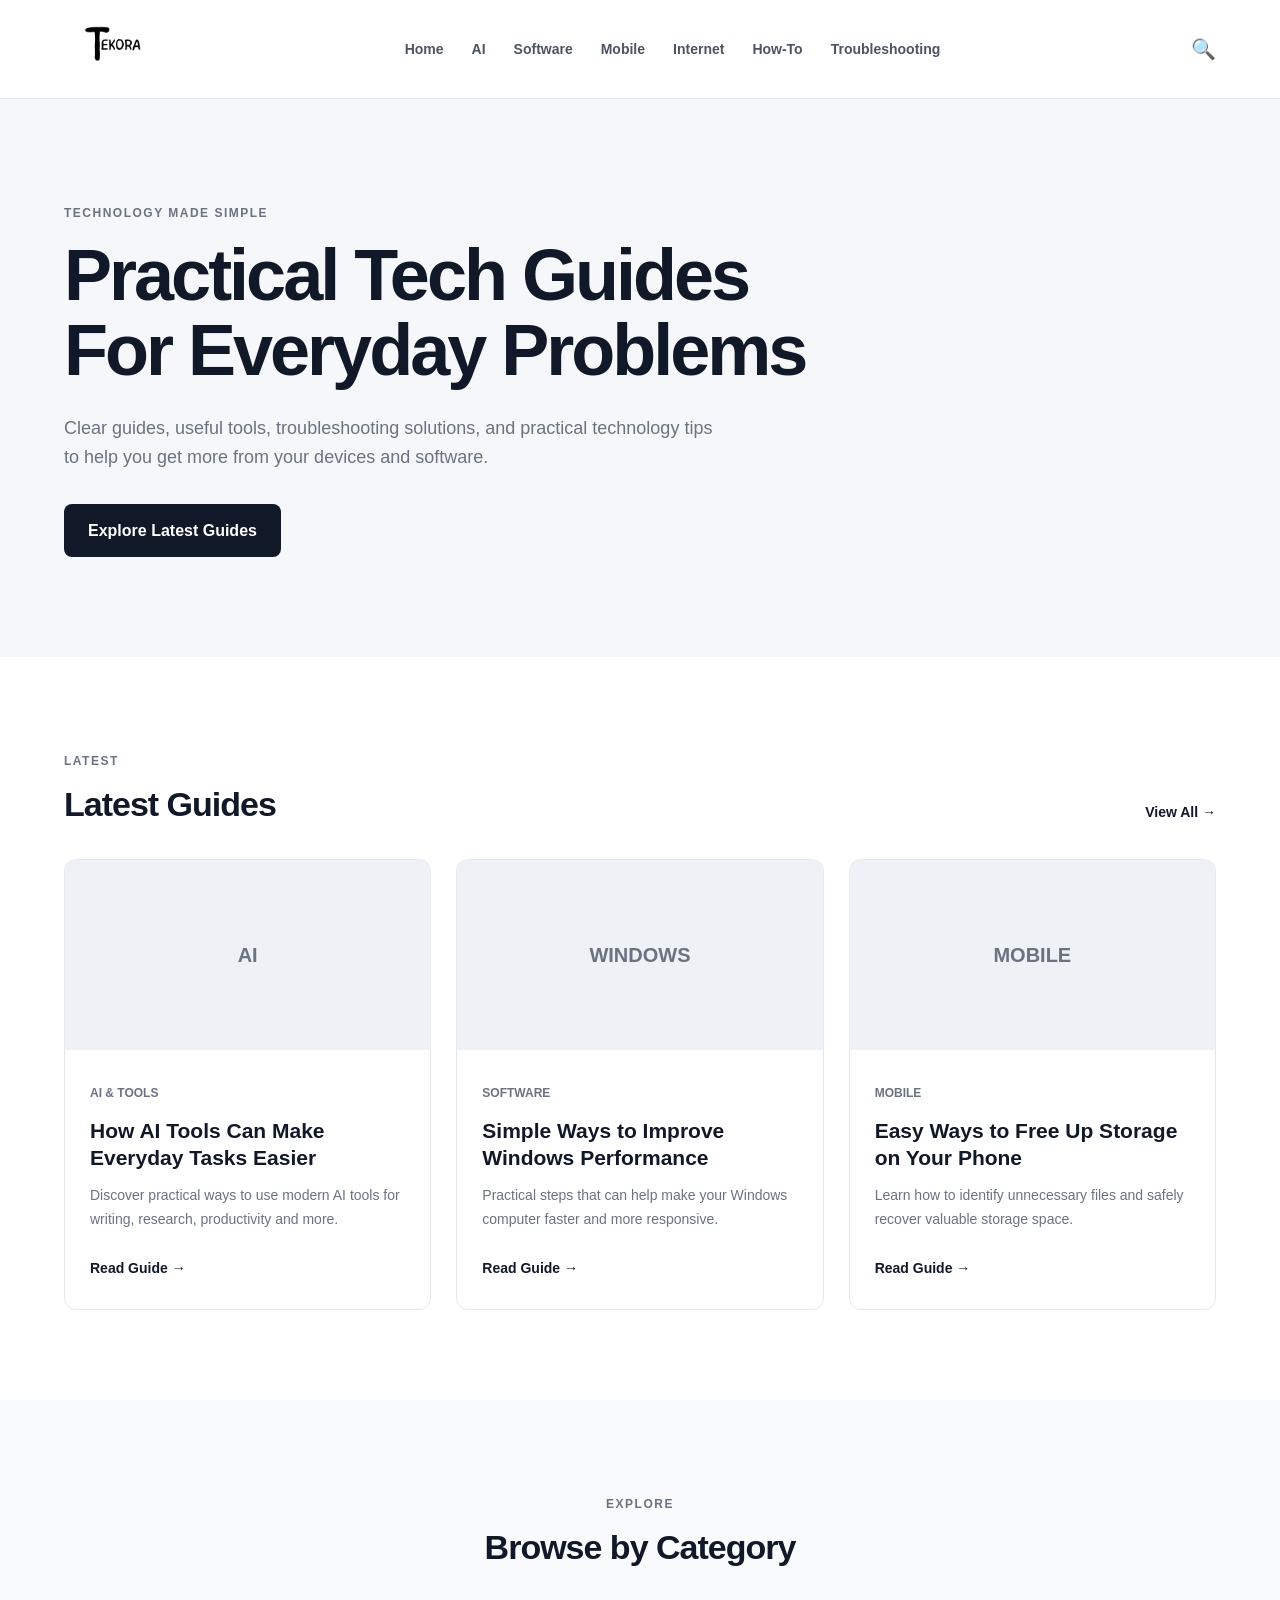
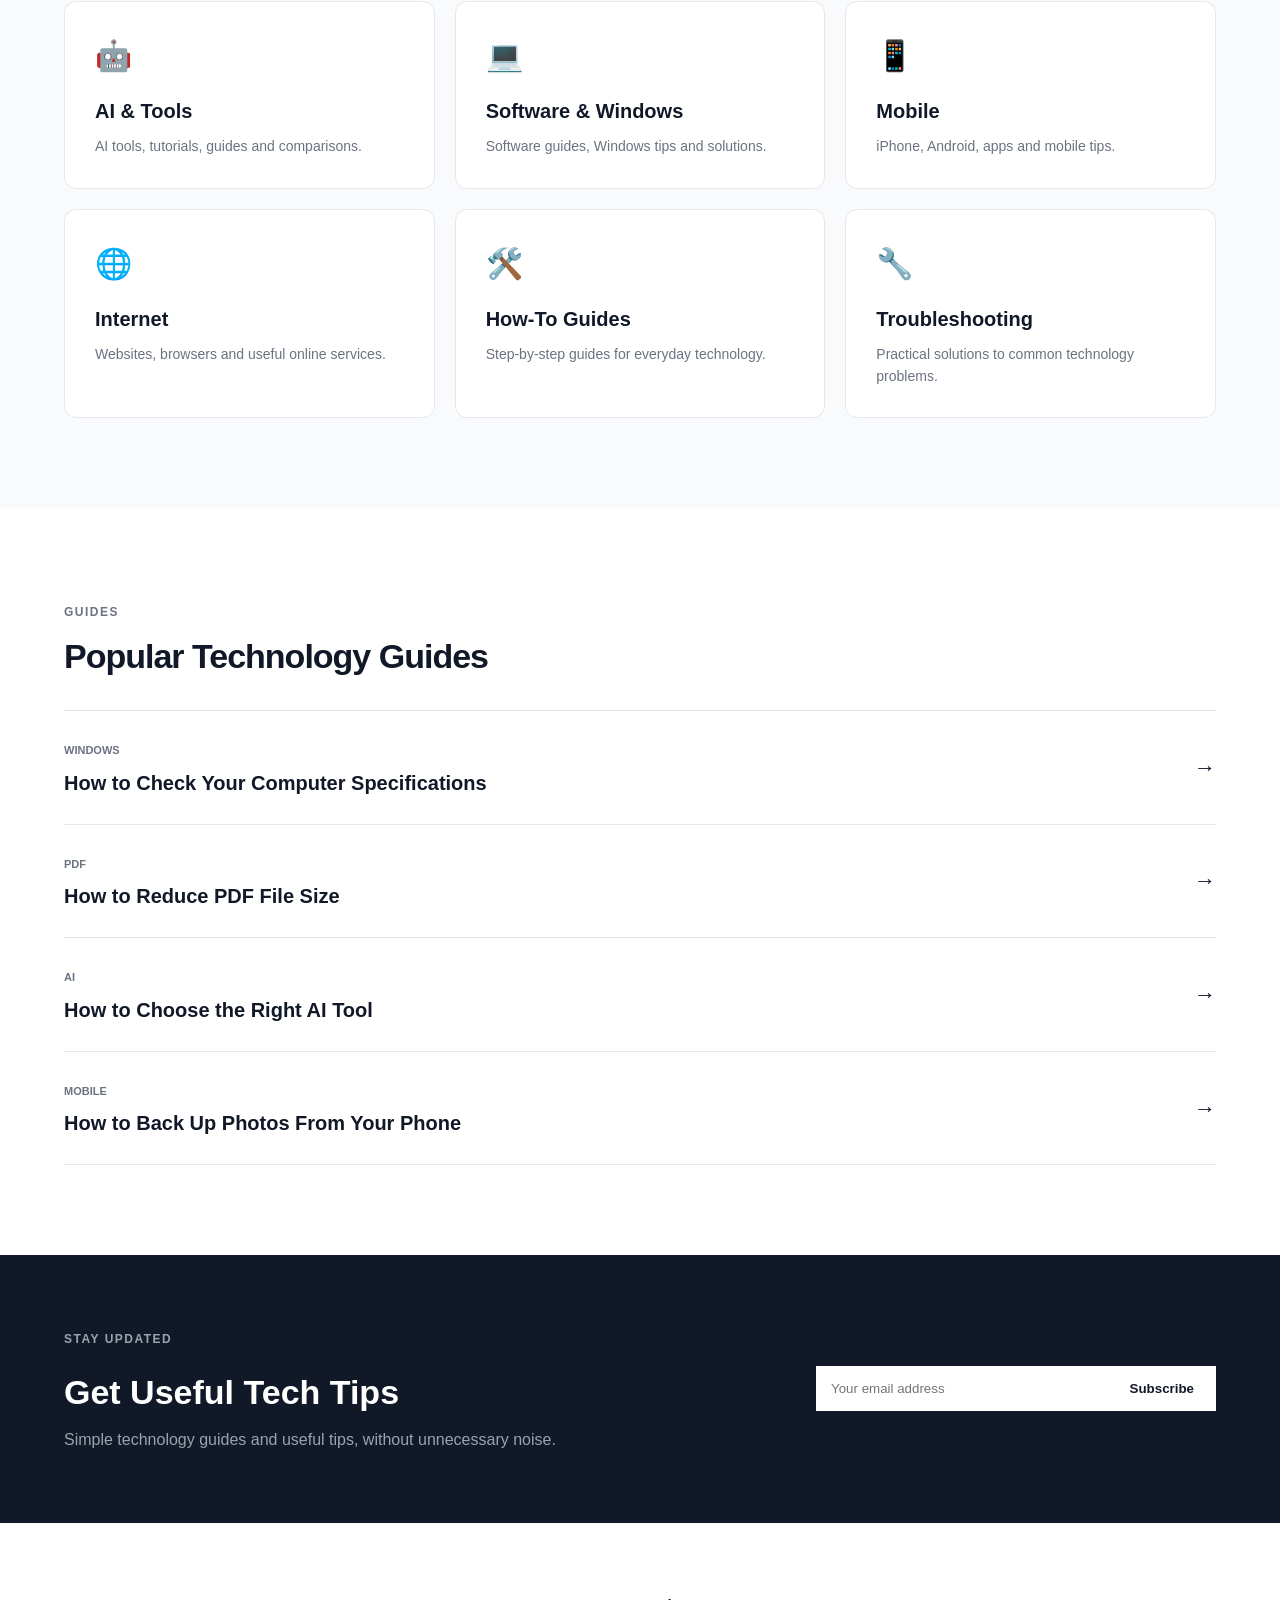
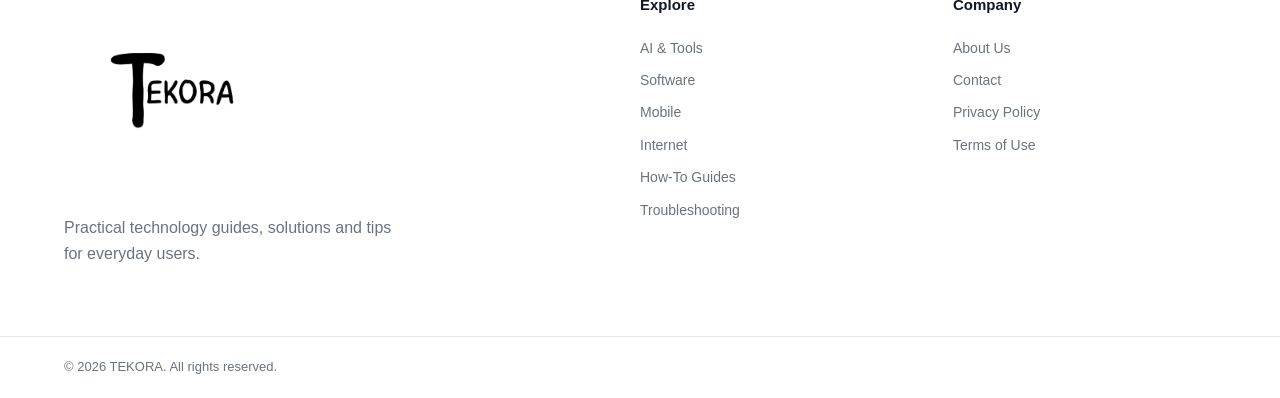
<file: index.html>
<!DOCTYPE html>
<html lang="en">
<head>

    <meta name="google-adsense-account" content="ca-pub-6839384445229579">
    
    <meta charset="UTF-8">

    <meta name="viewport" content="width=device-width, initial-scale=1.0">

    <meta name="description" 
        content="TEKORA provides practical technology guides, AI tips, software solutions, mobile advice, internet help, and troubleshooting guides."
    >
    <meta name="robots" content="index, follow">

    <title>TEKORA</title>

    <link rel="icon" type="image/png" href="image/favicon-96x96.png" sizes="96x96" />
    <link rel="icon" type="image/svg+xml" href="image/favicon.svg" />
    <link rel="shortcut icon" href="image/favicon.ico" />
    <link rel="apple-touch-icon" sizes="180x180" href="image/apple-touch-icon.png" />
    <link rel="manifest" href="image/site.webmanifest" />

    <link rel="canonical" href="https://tekora.blog/">
    
    <link rel="stylesheet" href="style.css">
    
</head>

<body>

    <!-- ================= HEADER ================= -->

    <header class="site-header">

        <div class="container header-content">

            <a href="index.html"><img src="image/logo-removebg-preview (1).png" alt="logo image" width="90px" height="90px"></a>
            <!-- <a href="index.html" class="logo">
                TEKORA
            </a> -->

            <nav class="main-nav">

                <a href="index.html">Home</a>
                <a href="ai.html">AI</a>
                <a href="software.html">Software</a>
                <a href="mobile.html">Mobile</a>
                <a href="internet.html">Internet</a>
                <a href="howto.html">How-To</a>
                <a href="troubleshooting.html">Troubleshooting</a>

            </nav>

            <button class="search-button" aria-label="Search">
                🔍
            </button>

            <div class="search-box">

                <input
                    type="search"
                    id="search-input"
                    placeholder="Search articles..."
                    aria-label="Search articles"
                >

                <div id="search-results"
                    class="search-results">
                </div>

            </div>

        </div>

    </header>


    <!-- ================= MAIN ================= -->

    <main>

        <!-- HERO -->

        <section class="hero">

            <div class="container hero-content">

                <div class="hero-text">

                    <span class="hero-label">
                        TECHNOLOGY MADE SIMPLE
                    </span>

                    <h1>
                        Practical Tech Guides
                        <span>For Everyday Problems</span>
                    </h1>

                    <p>
                        Clear guides, useful tools, troubleshooting solutions,
                        and practical technology tips to help you get more
                        from your devices and software.
                    </p>

                    <a href="#latest" class="hero-button">
                        Explore Latest Guides
                    </a>

                </div>

            </div>

        </section>


        <!-- LATEST ARTICLES -->

        <section class="section" id="latest">

            <div class="container">

                <div class="section-heading">

                    <div>
                        <span class="section-label">
                            LATEST
                        </span>

                        <h2>
                            Latest Guides
                        </h2>
                    </div>

                    <a href="#" class="view-all">
                        View All →
                    </a>

                </div>


                <div class="articles-grid">

                    <article class="article-card">

                        <div class="article-image">
                            AI
                        </div>

                        <div class="article-content">

                            <span class="category">
                                AI & Tools
                            </span>

                            <h3>
                                How AI Tools Can Make Everyday Tasks Easier
                            </h3>

                            <p>
                                Discover practical ways to use modern AI tools
                                for writing, research, productivity and more.
                            </p>

                            <a href="article.html?id=ai-everyday-tasks" class="read-more">
                                Read Guide →
                            </a>

                        </div>

                    </article>


                    <article class="article-card">

                        <div class="article-image">
                            WINDOWS
                        </div>

                        <div class="article-content">

                            <span class="category">
                                Software
                            </span>

                            <h3>
                                Simple Ways to Improve Windows Performance
                            </h3>

                            <p>
                                Practical steps that can help make your
                                Windows computer faster and more responsive.
                            </p>

                            <a href="article.html?id=windows-performance" class="read-more">
                                Read Guide →
                            </a>

                        </div>

                    </article>


                    <article class="article-card">

                        <div class="article-image">
                            MOBILE
                        </div>

                        <div class="article-content">

                            <span class="category">
                                Mobile
                            </span>

                            <h3>
                                Easy Ways to Free Up Storage on Your Phone
                            </h3>

                            <p>
                                Learn how to identify unnecessary files and
                                safely recover valuable storage space.
                            </p>

                            <a href="article.html?id=phone-storage" class="read-more">
                                Read Guide →
                            </a>

                        </div>

                    </article>

                </div>

            </div>

        </section>


        <!-- CATEGORIES -->

        <section class="section categories-section">

            <div class="container">

                <div class="section-heading centered">

                    <div>

                        <span class="section-label">
                            EXPLORE
                        </span>

                        <h2>
                            Browse by Category
                        </h2>

                    </div>

                </div>


                <div class="categories-grid">

                    <a href="ai.html" class="category-card">

                        <span class="category-icon">
                            🤖
                        </span>

                        <h3>AI & Tools</h3>

                        <p>
                            AI tools, tutorials, guides and comparisons.
                        </p>

                    </a>


                    <a href="software.html" class="category-card">

                        <span class="category-icon">
                            💻
                        </span>

                        <h3>Software & Windows</h3>

                        <p>
                            Software guides, Windows tips and solutions.
                        </p>

                    </a>


                    <a href="mobile.html" class="category-card">

                        <span class="category-icon">
                            📱
                        </span>

                        <h3>Mobile</h3>

                        <p>
                            iPhone, Android, apps and mobile tips.
                        </p>

                    </a>


                    <a href="internet.html" class="category-card">

                        <span class="category-icon">
                            🌐
                        </span>

                        <h3>Internet</h3>

                        <p>
                            Websites, browsers and useful online services.
                        </p>

                    </a>


                    <a href="howto.html" class="category-card">

                        <span class="category-icon">
                            🛠️
                        </span>

                        <h3>How-To Guides</h3>

                        <p>
                            Step-by-step guides for everyday technology.
                        </p>

                    </a>


                    <a href="troubleshooting.html" class="category-card">

                        <span class="category-icon">
                            🔧
                        </span>

                        <h3>Troubleshooting</h3>

                        <p>
                            Practical solutions to common technology problems.
                        </p>

                    </a>

                </div>

            </div>

        </section>


        <!-- FEATURED GUIDES -->

        <section class="section">

            <div class="container">

                <div class="section-heading">

                    <div>

                        <span class="section-label">
                            GUIDES
                        </span>

                        <h2>
                            Popular Technology Guides
                        </h2>

                    </div>

                </div>


                <div class="guide-list">

                    <a href="#" class="guide-item">

                        <div>
                            <span class="guide-category">
                                Windows
                            </span>

                            <h3>
                                How to Check Your Computer Specifications
                            </h3>
                        </div>

                        <span class="arrow">
                            →
                        </span>

                    </a>


                    <a href="#" class="guide-item">

                        <div>
                            <span class="guide-category">
                                PDF
                            </span>

                            <h3>
                                How to Reduce PDF File Size
                            </h3>
                        </div>

                        <span class="arrow">
                            →
                        </span>

                    </a>


                    <a href="#" class="guide-item">

                        <div>
                            <span class="guide-category">
                                AI
                            </span>

                            <h3>
                                How to Choose the Right AI Tool
                            </h3>
                        </div>

                        <span class="arrow">
                            →
                        </span>

                    </a>


                    <a href="#" class="guide-item">

                        <div>
                            <span class="guide-category">
                                Mobile
                            </span>

                            <h3>
                                How to Back Up Photos From Your Phone
                            </h3>
                        </div>

                        <span class="arrow">
                            →
                        </span>

                    </a>

                </div>

            </div>

        </section>


        <!-- NEWSLETTER -->

        <section class="newsletter">

            <div class="container newsletter-content">

                <div>

                    <span class="section-label">
                        STAY UPDATED
                    </span>

                    <h2>
                        Get Useful Tech Tips
                    </h2>

                    <p>
                        Simple technology guides and useful tips,
                        without unnecessary noise.
                    </p>

                </div>


                <form class="newsletter-form">

                    <input
                        type="email"
                        placeholder="Your email address"
                        required
                    >

                    <button type="submit">
                        Subscribe
                    </button>

                </form>

            </div>

        </section>

    </main>


    <!-- ================= FOOTER ================= -->

    <footer class="site-footer">

        <div class="container footer-grid">

            <div class="footer-about">

                <a href="index.html"><img src="image/logo-removebg-preview (1).png" alt="logo image" width="200px" height="200px"></a>
                <!-- <a href="index.html" class="footer-logo">
                    TEKORA
                </a> -->

                <p>
                    Practical technology guides, solutions and tips
                    for everyday users.
                </p>

            </div>


            <div class="footer-column">

                <h3>
                    Explore
                </h3>

                <a href="ai.html">AI & Tools</a>
                <a href="software.html">Software</a>
                <a href="mobile.html">Mobile</a>
                <a href="internet.html">Internet</a>
                <a href="howto.html">How-To Guides</a>
                <a href="troubleshooting.html">Troubleshooting</a>

            </div>


            <div class="footer-column">

                <h3>
                    Company
                </h3>

                <a href="about.html">About Us</a>
                <a href="contact.html">Contact</a>
                <a href="privacy.html">Privacy Policy</a>
                <a href="terms.html">Terms of Use</a>

            </div>

        </div>


        <div class="footer-bottom">

            <div class="container">

                <p>
                    © 2026 TEKORA. All rights reserved.
                </p>

            </div>

        </div>

    </footer>


    <script src="articles.js"></script>
    <script src="script.js"></script>

</body>
</html>
</file>
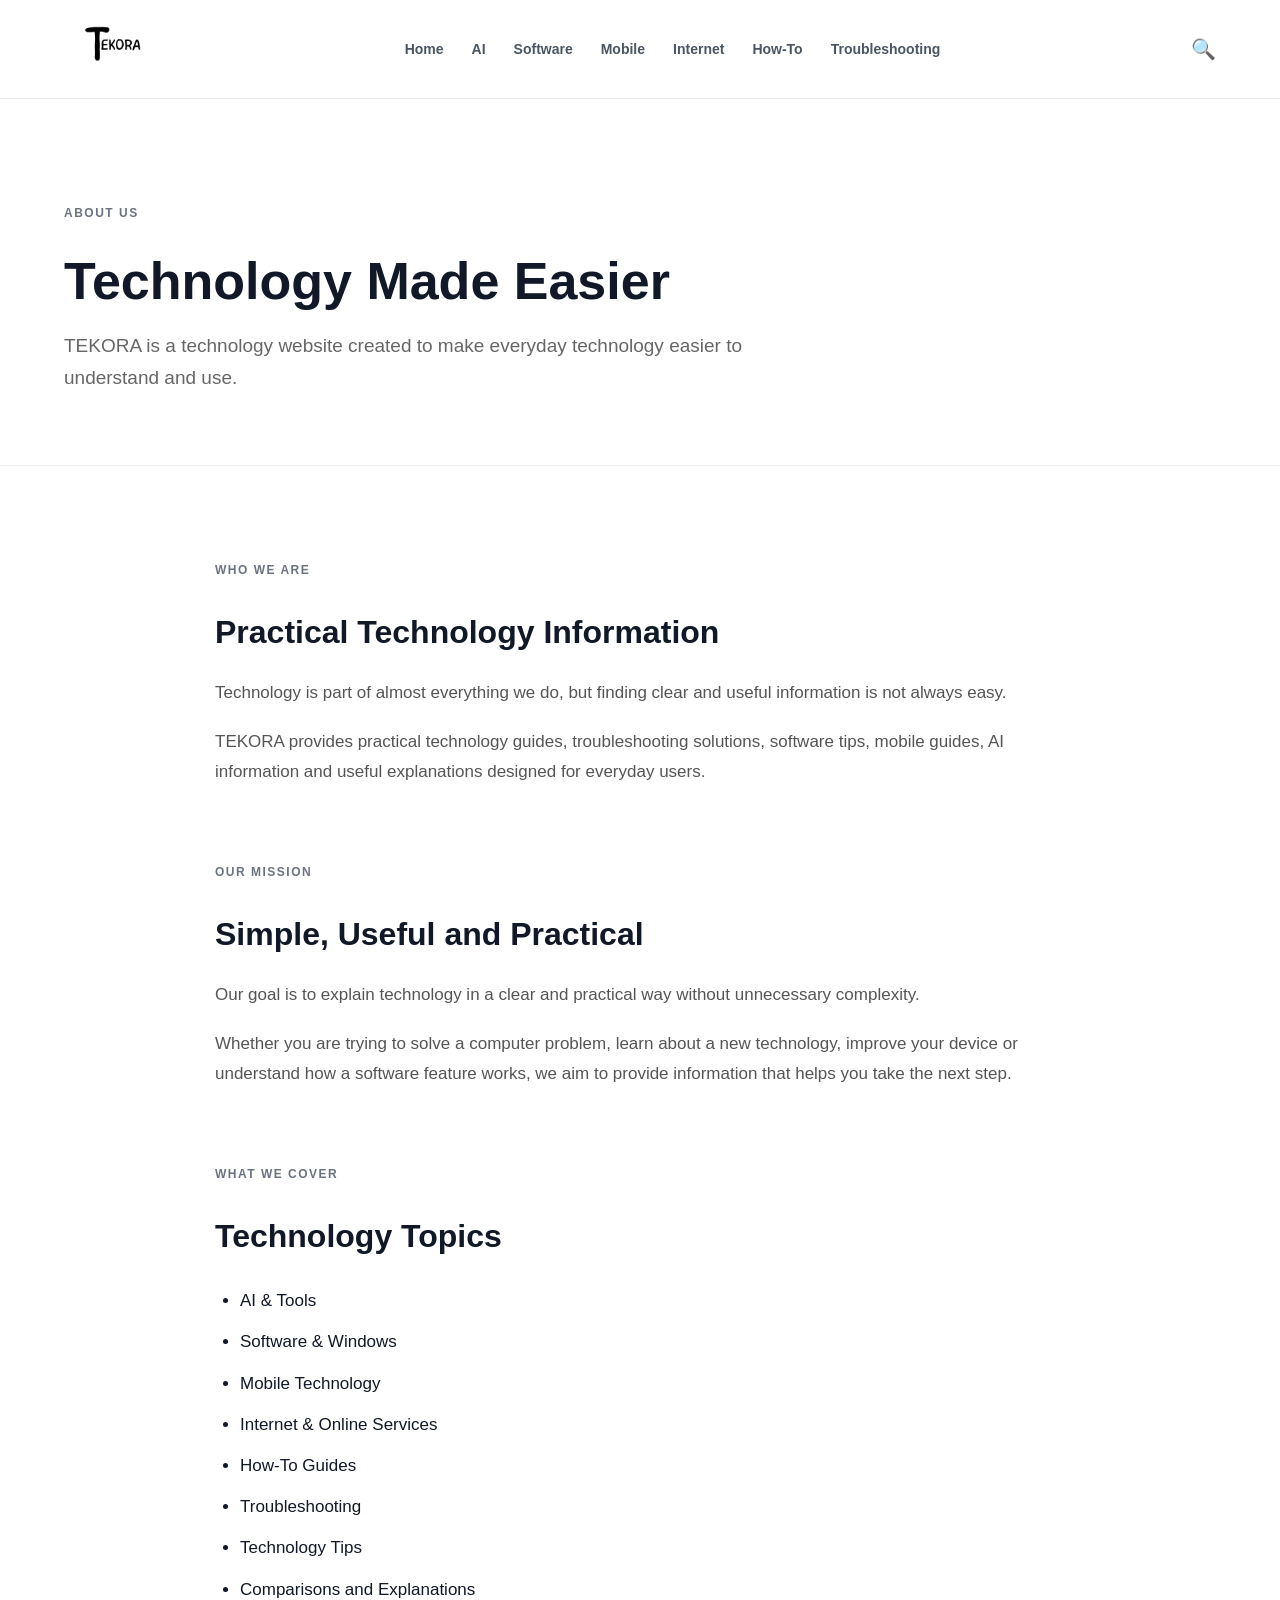
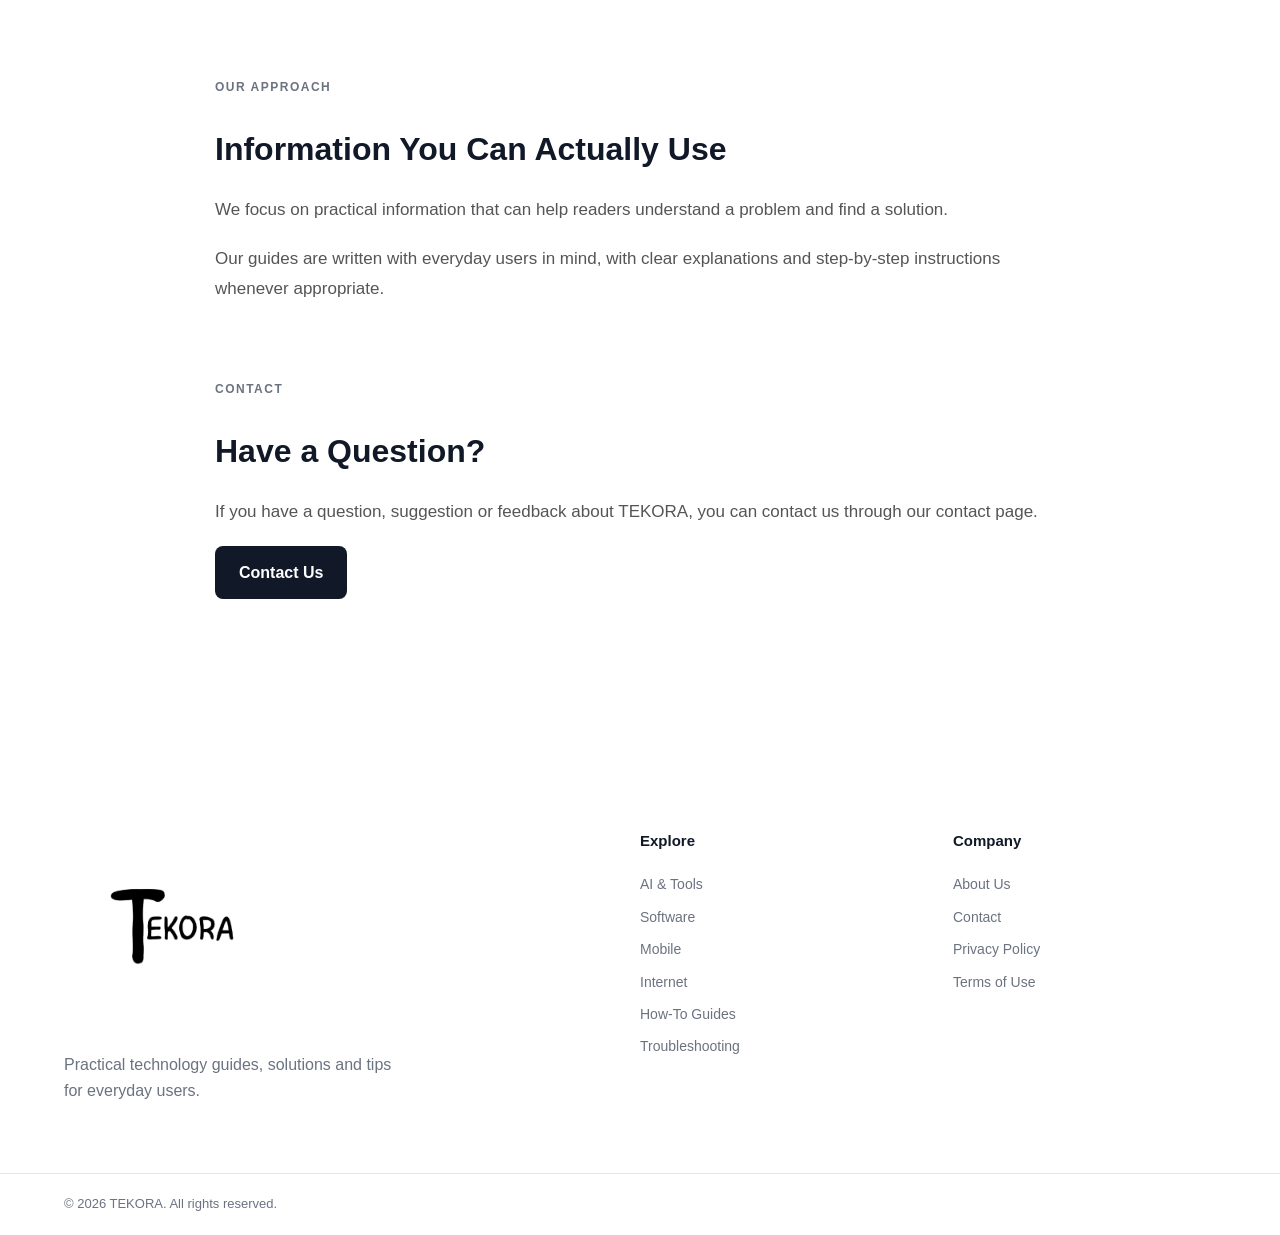
<file: about.html>
<!DOCTYPE html>
<html lang="en">

<head>

    <meta charset="UTF-8">

    <meta name="viewport" content="width=device-width, initial-scale=1.0">

    <meta name="description"
        content="Learn more about TEKORA, our mission, and our approach to making technology easier to understand."
    >
    <meta name="robots" content="index, follow">

    <title>About Us - TEKORA</title>

    <link rel="icon" type="image/png" href="image/favicon-96x96.png" sizes="96x96" />
    <link rel="icon" type="image/svg+xml" href="image/favicon.svg" />
    <link rel="shortcut icon" href="image/favicon.ico" />
    <link rel="apple-touch-icon" sizes="180x180" href="image/apple-touch-icon.png" />
    <link rel="manifest" href="image/site.webmanifest" />

    <link rel="canonical" href="https://tekora.blog/about.html">

    <link rel="stylesheet" href="style.css">

</head>


<body>


    <!-- ================= HEADER ================= -->

    <header class="site-header">

        <div class="container header-content">

            <a href="index.html"><img src="image/logo-removebg-preview (1).png" alt="logo image" width="90px" height="90px"></a>
            <!-- <a href="index.html" class="logo">
                TEKORA
            </a> -->


            <nav class="main-nav">

                <a href="index.html">
                    Home
                </a>

                <a href="ai.html">
                    AI
                </a>

                <a href="software.html">
                    Software
                </a>

                <a href="mobile.html">
                    Mobile
                </a>

                <a href="internet.html">
                    Internet
                </a>

                <a href="howto.html">
                    How-To
                </a>

                <a href="troubleshooting.html">
                    Troubleshooting
                </a>

            </nav>

            <button class="search-button" aria-label="Search">
                🔍
            </button>

        </div>

    </header>



    <!-- ================= ABOUT ================= -->

    <main>

        <section class="page-hero">

            <div class="container">

                <span class="section-label">
                    ABOUT US
                </span>

                <h1>
                    Technology Made Easier
                </h1>

                <p>
                    TEKORA is a technology website created to make
                    everyday technology easier to understand and use.
                </p>

            </div>

        </section>



        <section class="section">

            <div class="container about-content">


                <div class="about-section">

                    <span class="section-label">
                        WHO WE ARE
                    </span>

                    <h2>
                        Practical Technology Information
                    </h2>

                    <p>
                        Technology is part of almost everything we do,
                        but finding clear and useful information is not
                        always easy.
                    </p>

                    <p>
                        TEKORA provides practical technology guides,
                        troubleshooting solutions, software tips,
                        mobile guides, AI information and useful
                        explanations designed for everyday users.
                    </p>

                </div>



                <div class="about-section">

                    <span class="section-label">
                        OUR MISSION
                    </span>

                    <h2>
                        Simple, Useful and Practical
                    </h2>

                    <p>
                        Our goal is to explain technology in a clear
                        and practical way without unnecessary complexity.
                    </p>

                    <p>
                        Whether you are trying to solve a computer
                        problem, learn about a new technology, improve
                        your device or understand how a software feature
                        works, we aim to provide information that helps
                        you take the next step.
                    </p>

                </div>



                <div class="about-section">

                    <span class="section-label">
                        WHAT WE COVER
                    </span>

                    <h2>
                        Technology Topics
                    </h2>

                    <ul class="about-list">

                        <li>
                            AI & Tools
                        </li>

                        <li>
                            Software & Windows
                        </li>

                        <li>
                            Mobile Technology
                        </li>

                        <li>
                            Internet & Online Services
                        </li>

                        <li>
                            How-To Guides
                        </li>

                        <li>
                            Troubleshooting
                        </li>

                        <li>
                            Technology Tips
                        </li>

                        <li>
                            Comparisons and Explanations
                        </li>

                    </ul>

                </div>



                <div class="about-section">

                    <span class="section-label">
                        OUR APPROACH
                    </span>

                    <h2>
                        Information You Can Actually Use
                    </h2>

                    <p>
                        We focus on practical information that can help
                        readers understand a problem and find a solution.
                    </p>

                    <p>
                        Our guides are written with everyday users in
                        mind, with clear explanations and step-by-step
                        instructions whenever appropriate.
                    </p>

                </div>



                <div class="about-section">

                    <span class="section-label">
                        CONTACT
                    </span>

                    <h2>
                        Have a Question?
                    </h2>

                    <p>
                        If you have a question, suggestion or feedback
                        about TEKORA, you can contact us through our
                        contact page.
                    </p>

                    <a href="contact.html" class="hero-button">
                        Contact Us
                    </a>

                </div>


            </div>

        </section>

    </main>



    <!-- ================= FOOTER ================= -->

    <footer class="site-footer">

        <div class="container footer-grid">

            <div class="footer-about">

                <a href="index.html"><img src="image/logo-removebg-preview (1).png" alt="logo image" width="200px" height="200px"></a>
                <!-- <a href="index.html" class="footer-logo">
                    TEKORA
                </a> -->

                <p>
                    Practical technology guides, solutions and tips
                    for everyday users.
                </p>

            </div>


            <div class="footer-column">

                <h3>
                    Explore
                </h3>

                <a href="ai.html">
                    AI & Tools
                </a>

                <a href="software.html">
                    Software
                </a>

                <a href="mobile.html">
                    Mobile
                </a>

                <a href="internet.html">
                    Internet
                </a>

                <a href="howto.html">
                    How-To Guides
                </a>

                <a href="troubleshooting.html">
                    Troubleshooting
                </a>

            </div>


            <div class="footer-column">

                <h3>
                    Company
                </h3>

                <a href="about.html">
                    About Us
                </a>

                <a href="contact.html">
                    Contact
                </a>

                <a href="privacy.html">
                    Privacy Policy
                </a>

                <a href="terms.html">
                    Terms of Use
                </a>

            </div>

        </div>


        <div class="footer-bottom">

            <div class="container">

                <p>
                    © 2026 TEKORA. All rights reserved.
                </p>

            </div>

        </div>

    </footer>


    <script src="script.js"></script>

</body>

</html>
</file>
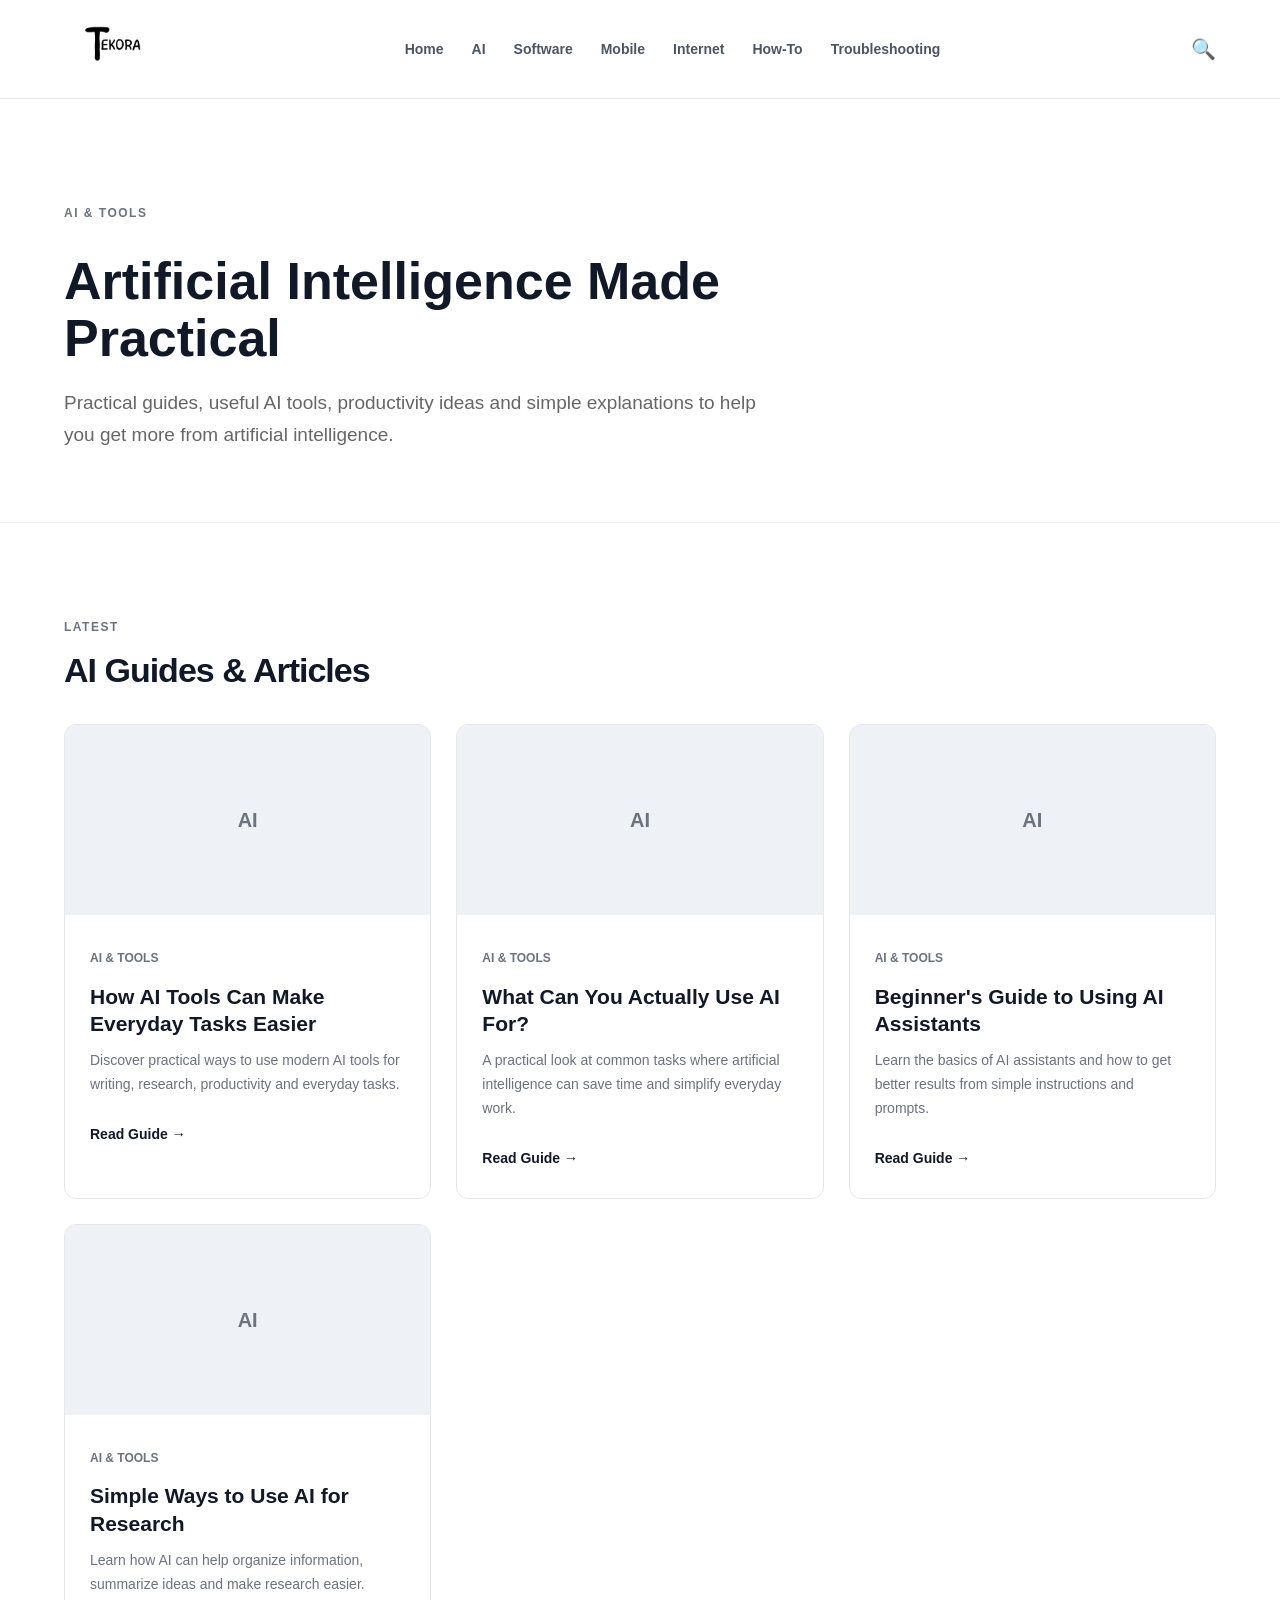
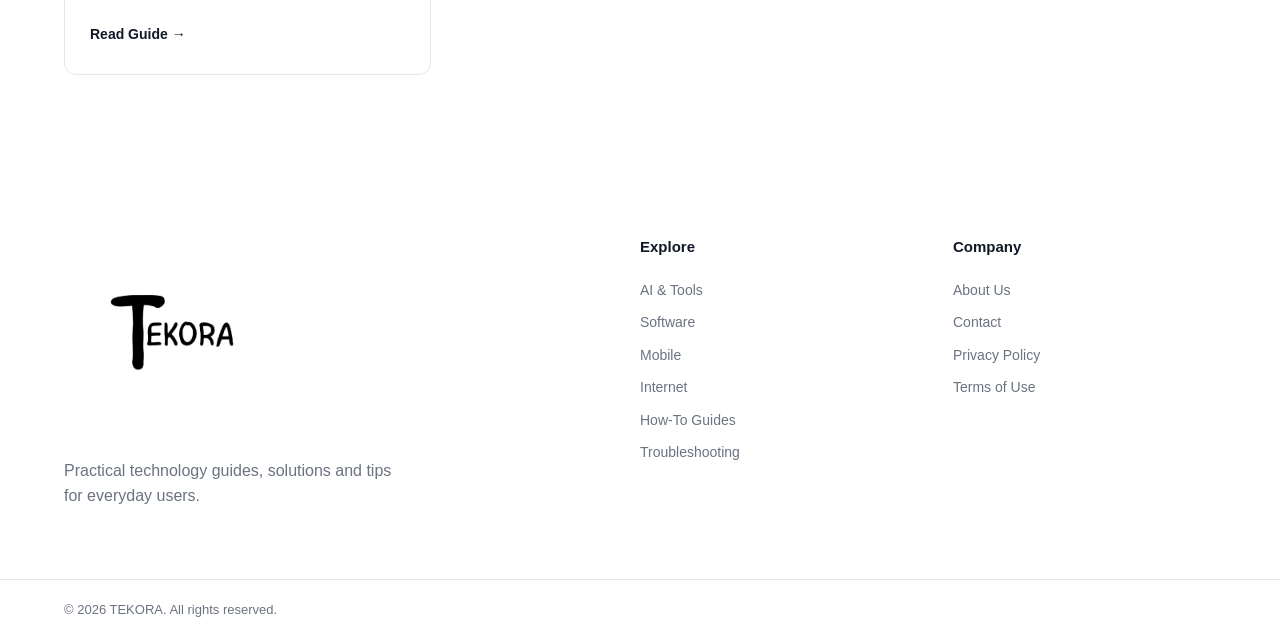
<file: ai.html>
<!DOCTYPE html>
<html lang="en">

<head>

    <meta charset="UTF-8">

    <meta name="viewport" content="width=device-width, initial-scale=1.0">

    <meta name="description"
        content="Practical AI guides, useful tools, and simple explanations for everyday users."
    >

    <meta name="robots" content="index, follow">

    <title>AI & Tools - TEKORA</title>

    <link rel="icon" type="image/png" href="image/favicon-96x96.png" sizes="96x96" />
    <link rel="icon" type="image/svg+xml" href="image/favicon.svg" />
    <link rel="shortcut icon" href="image/favicon.ico" />
    <link rel="apple-touch-icon" sizes="180x180" href="image/apple-touch-icon.png" />
    <link rel="manifest" href="image/site.webmanifest" />

    <link rel="canonical" href="https://tekora.blog/ai.html">

    <link rel="stylesheet" href="style.css">

</head>


<body>


    <!-- ================= HEADER ================= -->

    <header class="site-header">

        <div class="container header-content">

            <a href="index.html"><img src="image/logo-removebg-preview (1).png" alt="logo image" width="90px" height="90px"></a>
            <!-- <a href="index.html" class="logo">
                TEKORA
            </a> -->

            <nav class="main-nav">

                <a href="index.html">Home</a>
                <a href="ai.html">AI</a>
                <a href="software.html">Software</a>
                <a href="mobile.html">Mobile</a>
                <a href="internet.html">Internet</a>
                <a href="howto.html">How-To</a>
                <a href="troubleshooting.html">Troubleshooting</a>

            </nav>

            <button class="search-button" aria-label="Search">
                🔍
            </button>

        </div>

    </header>



    <!-- ================= CATEGORY HERO ================= -->

    <main>

        <section class="page-hero">

            <div class="container">

                <span class="section-label">
                    AI & TOOLS
                </span>

                <h1>
                    Artificial Intelligence Made Practical
                </h1>

                <p>
                    Practical guides, useful AI tools, productivity
                    ideas and simple explanations to help you get
                    more from artificial intelligence.
                </p>

            </div>

        </section>



        <!-- ================= ARTICLES ================= -->

        <section class="section">

            <div class="container">

                <div class="section-heading">

                    <div>

                        <span class="section-label">
                            LATEST
                        </span>

                        <h2>
                            AI Guides & Articles
                        </h2>

                    </div>

                </div>


                <div class="articles-grid">


                    <!-- ARTICLE 1 -->

                    <a href="article.html?id=ai-everyday-tasks" class="article-card">
                        

                        <div class="article-image">
                            AI
                        </div>

                        <div class="article-content">

                            <span class="category">
                                AI & Tools
                            </span>

                            <h3>
                                How AI Tools Can Make Everyday Tasks Easier
                            </h3>

                            <p>
                                Discover practical ways to use modern AI
                                tools for writing, research, productivity
                                and everyday tasks.
                            </p>

                            <span class="read-more">
                                Read Guide →
                            </span>

                        </div>

                    </a>



                    <!-- ARTICLE 2 -->

                    <a href="article.html?id=ai-practical-uses" class="article-card">

                        <div class="article-image">
                            AI
                        </div>

                        <div class="article-content">

                            <span class="category">
                                AI & Tools
                            </span>

                            <h3>
                                What Can You Actually Use AI For?
                            </h3>

                            <p>
                                A practical look at common tasks where
                                artificial intelligence can save time
                                and simplify everyday work.
                            </p>

                            <span class="read-more">
                                Read Guide →
                            </span>

                        </div>

                    </a>



                    <!-- ARTICLE 3 -->

                    <a href="article.html?id=ai-assistants-beginners" class="article-card">

                        <div class="article-image">
                            AI
                        </div>

                        <div class="article-content">

                            <span class="category">
                                AI & Tools
                            </span>

                            <h3>
                                Beginner's Guide to Using AI Assistants
                            </h3>

                            <p>
                                Learn the basics of AI assistants and
                                how to get better results from simple
                                instructions and prompts.
                            </p>

                            <span class="read-more">
                                Read Guide →
                            </span>

                        </div>

                    </a>



                    <!-- ARTICLE 4 -->

                    <a href="article.html?id=ai-research-guide" class="article-card">

                        <div class="article-image">
                            AI
                        </div>

                        <div class="article-content">

                            <span class="category">
                                AI & Tools
                            </span>

                            <h3>
                                Simple Ways to Use AI for Research
                            </h3>

                            <p>
                                Learn how AI can help organize information,
                                summarize ideas and make research easier.
                            </p>

                            <span class="read-more">
                                Read Guide →
                            </span>

                        </div>

                    </a>


                </div>

            </div>

        </section>

    </main>



    <!-- ================= FOOTER ================= -->

    <footer class="site-footer">

        <div class="container footer-grid">

            <div class="footer-about">

                <a href="index.html"><img src="image/logo-removebg-preview (1).png" alt="logo image" width="200px" height="200px"></a>
                <!-- <a href="index.html" class="footer-logo">
                    TEKORA
                </a> -->

                <p>
                    Practical technology guides, solutions and tips
                    for everyday users.
                </p>

            </div>


            <div class="footer-column">

                <h3>
                    Explore
                </h3>

                <a href="ai.html">AI & Tools</a>
                <a href="software.html">Software</a>
                <a href="mobile.html">Mobile</a>
                <a href="internet.html">Internet</a>
                <a href="howto.html">How-To Guides</a>
                <a href="troubleshooting.html">Troubleshooting</a>

            </div>


            <div class="footer-column">

                <h3>
                    Company
                </h3>

                <a href="about.html">About Us</a>
                <a href="contact.html">Contact</a>
                <a href="privacy.html">Privacy Policy</a>
                <a href="terms.html">Terms of Use</a>

            </div>

        </div>


        <div class="footer-bottom">

            <div class="container">

                <p>
                    © 2026 TEKORA. All rights reserved.
                </p>

            </div>

        </div>

    </footer>


    <script src="script.js"></script>

</body>

</html>
</file>
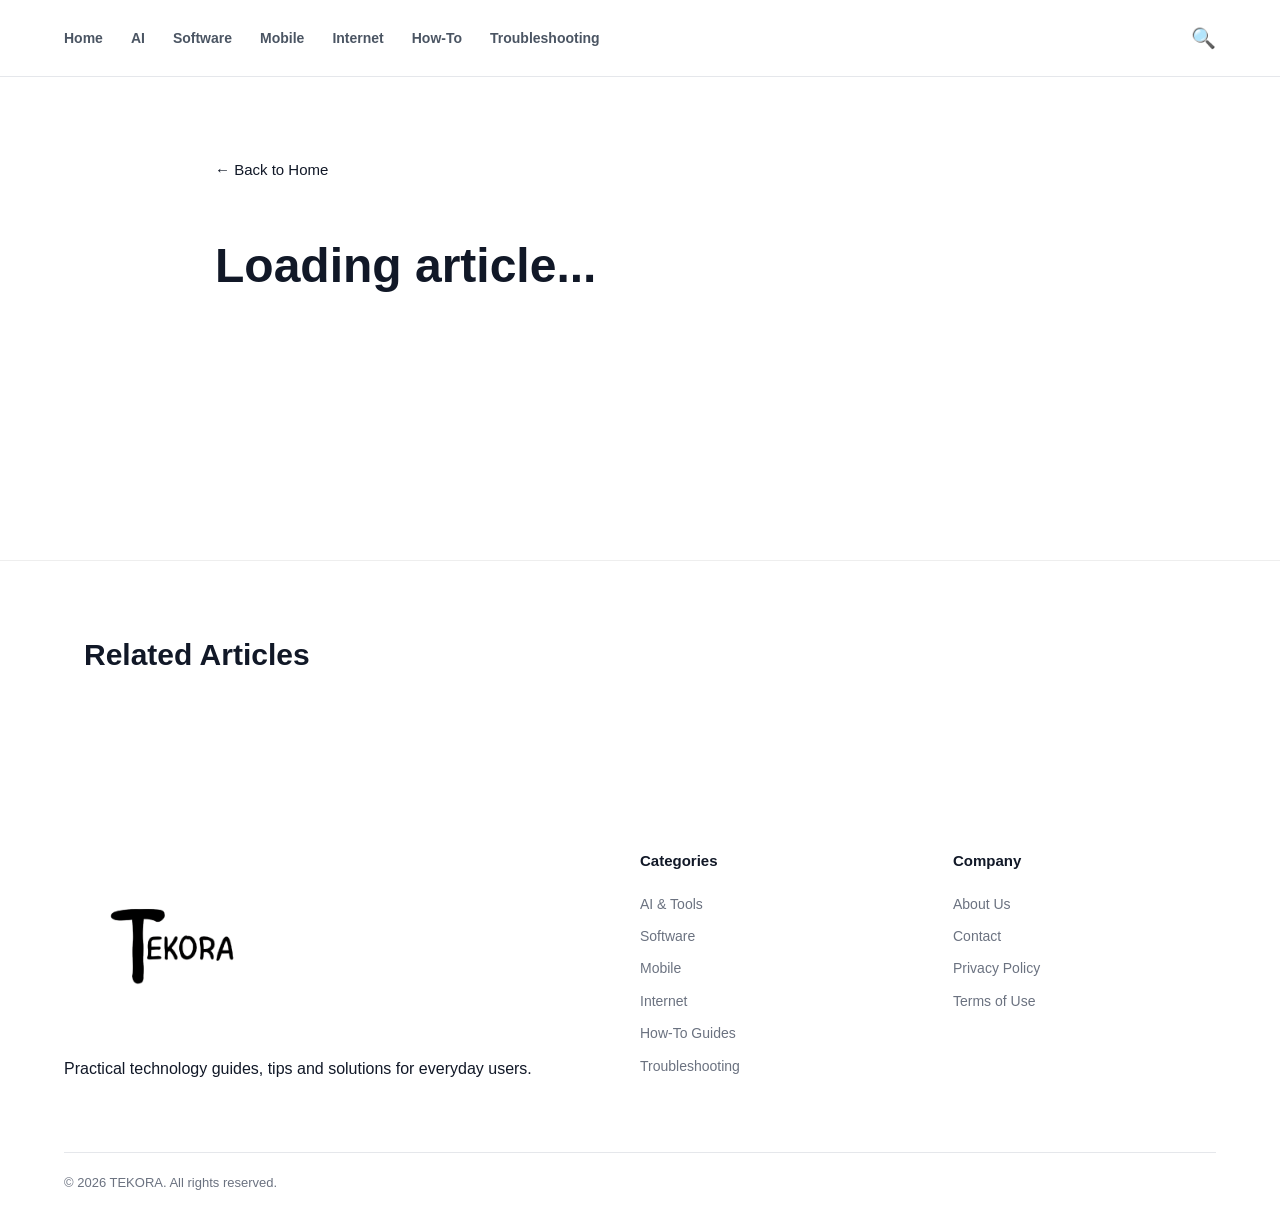
<file: article.html>
<!DOCTYPE html>
<html lang="en">

<head>

    <meta charset="UTF-8">

    <meta name="viewport" content="width=device-width, initial-scale=1.0">

    <meta
        name="description"
        id="meta-description"
        content="Practical technology guides and solutions from TEKORA."
    >

    <meta name="robots" content="index, follow">

    <title>Article - TEKORA</title>

    <link rel="icon" type="image/png" href="image/favicon-96x96.png" sizes="96x96" />
    <link rel="icon" type="image/svg+xml" href="image/favicon.svg" />
    <link rel="shortcut icon" href="image/favicon.ico" />
    <link rel="apple-touch-icon" sizes="180x180" href="image/apple-touch-icon.png" />
    <link rel="manifest" href="image/site.webmanifest" />

    <link rel="canonical" id="canonical-url">

    <link rel="stylesheet" href="style.css">

    <script type="application/ld+json" id="article-schema">
        {
            "@context": "https://schema.org",
            "@type": "Article",
            "headline": "Article - TEKORA",
            "description": "Practical technology guides and solutions from TEKORA.",
            "author": {
                "@type": "Organization",
                "name": "TEKORA"
            },
            "publisher": {
                "@type": "Organization",
                "name": "TEKORA"
            }
        }
    </script>

</head>


<body>


    <!-- HEADER -->

    <header class="site-header">

        <div class="container header-content">

            <!-- <a href="index.html"><img src="image/logo-removebg-preview (1).png" alt="logo image" width="90px" height="90px"></a>
            <a href="index.html" class="logo">
                TEKORA
            </a> -->


            <nav class="main-nav">

                <a href="index.html">
                    Home
                </a>

                <a href="ai.html">
                    AI
                </a>

                <a href="software.html">
                    Software
                </a>

                <a href="mobile.html">
                    Mobile
                </a>

                <a href="internet.html">
                    Internet
                </a>

                <a href="howto.html">
                    How-To
                </a>

                <a href="troubleshooting.html">
                    Troubleshooting
                </a>

            </nav>

            <button class="search-button" aria-label="Search">
                🔍
            </button>

            <div class="search-box">

                <input
                    type="search"
                    id="search-input"
                    placeholder="Search articles..."
                    aria-label="Search articles"
                >

                <div id="search-results"
                    class="search-results">
                </div>

            </div>

        </div>

    </header>



    <!-- ARTICLE -->

    <main>

        <article class="article-page">

            <div class="container article-container">


                <a href="index.html" class="back-link">
                    ← Back to Home
                </a>


                <span id="article-category"
                      class="article-category">
                </span>


                <h1 id="article-title">
                    Loading article...
                </h1>


                <p id="article-date"
                   class="article-date">
                </p>


                <p id="article-meta"
                    class="article-meta">
                </p>


                <p id="article-description"
                   class="article-description">
                </p>


                <div id="article-content"
                     class="article-content">
                </div>

            </div>

        </article>

    </main>

    <section class="related-articles">

        <div class="container">

            <h2>
                Related Articles
            </h2>

            <div id="related-articles-grid"
                class="articles-grid">
            </div>

        </div>

    </section>



    <!-- FOOTER -->

    <footer class="site-footer">

        <div class="container">

            <div class="footer-grid">


                <div class="footer-brand">

                    <a href="index.html"><img src="image/logo-removebg-preview (1).png" alt="logo image" width="200px" height="200px"></a>
                    <!-- <a href="index.html" class="logo">
                        TEKORA
                    </a> -->

                    <p>
                        Practical technology guides, tips and solutions
                        for everyday users.
                    </p>

                </div>


                <div class="footer-column">

                    <h3>
                        Categories
                    </h3>

                    <a href="ai.html">
                        AI & Tools
                    </a>

                    <a href="software.html">
                        Software
                    </a>

                    <a href="mobile.html">
                        Mobile
                    </a>

                    <a href="internet.html">
                        Internet
                    </a>

                    <a href="howto.html">
                        How-To Guides
                    </a>

                    <a href="troubleshooting.html">
                        Troubleshooting
                    </a>

                </div>


                <div class="footer-column">

                    <h3>
                        Company
                    </h3>

                    <a href="about.html">
                        About Us
                    </a>

                    <a href="contact.html">
                        Contact
                    </a>

                    <a href="privacy.html">
                        Privacy Policy
                    </a>

                    <a href="terms.html">
                        Terms of Use
                    </a>

                </div>


            </div>


            <div class="footer-bottom">

                <p>
                    © 2026 TEKORA. All rights reserved.
                </p>

            </div>

        </div>

    </footer>


    <!-- JAVASCRIPT -->

    <script src="articles.js"></script>
    <script src="script.js"></script>

</body>

</html>
</file>
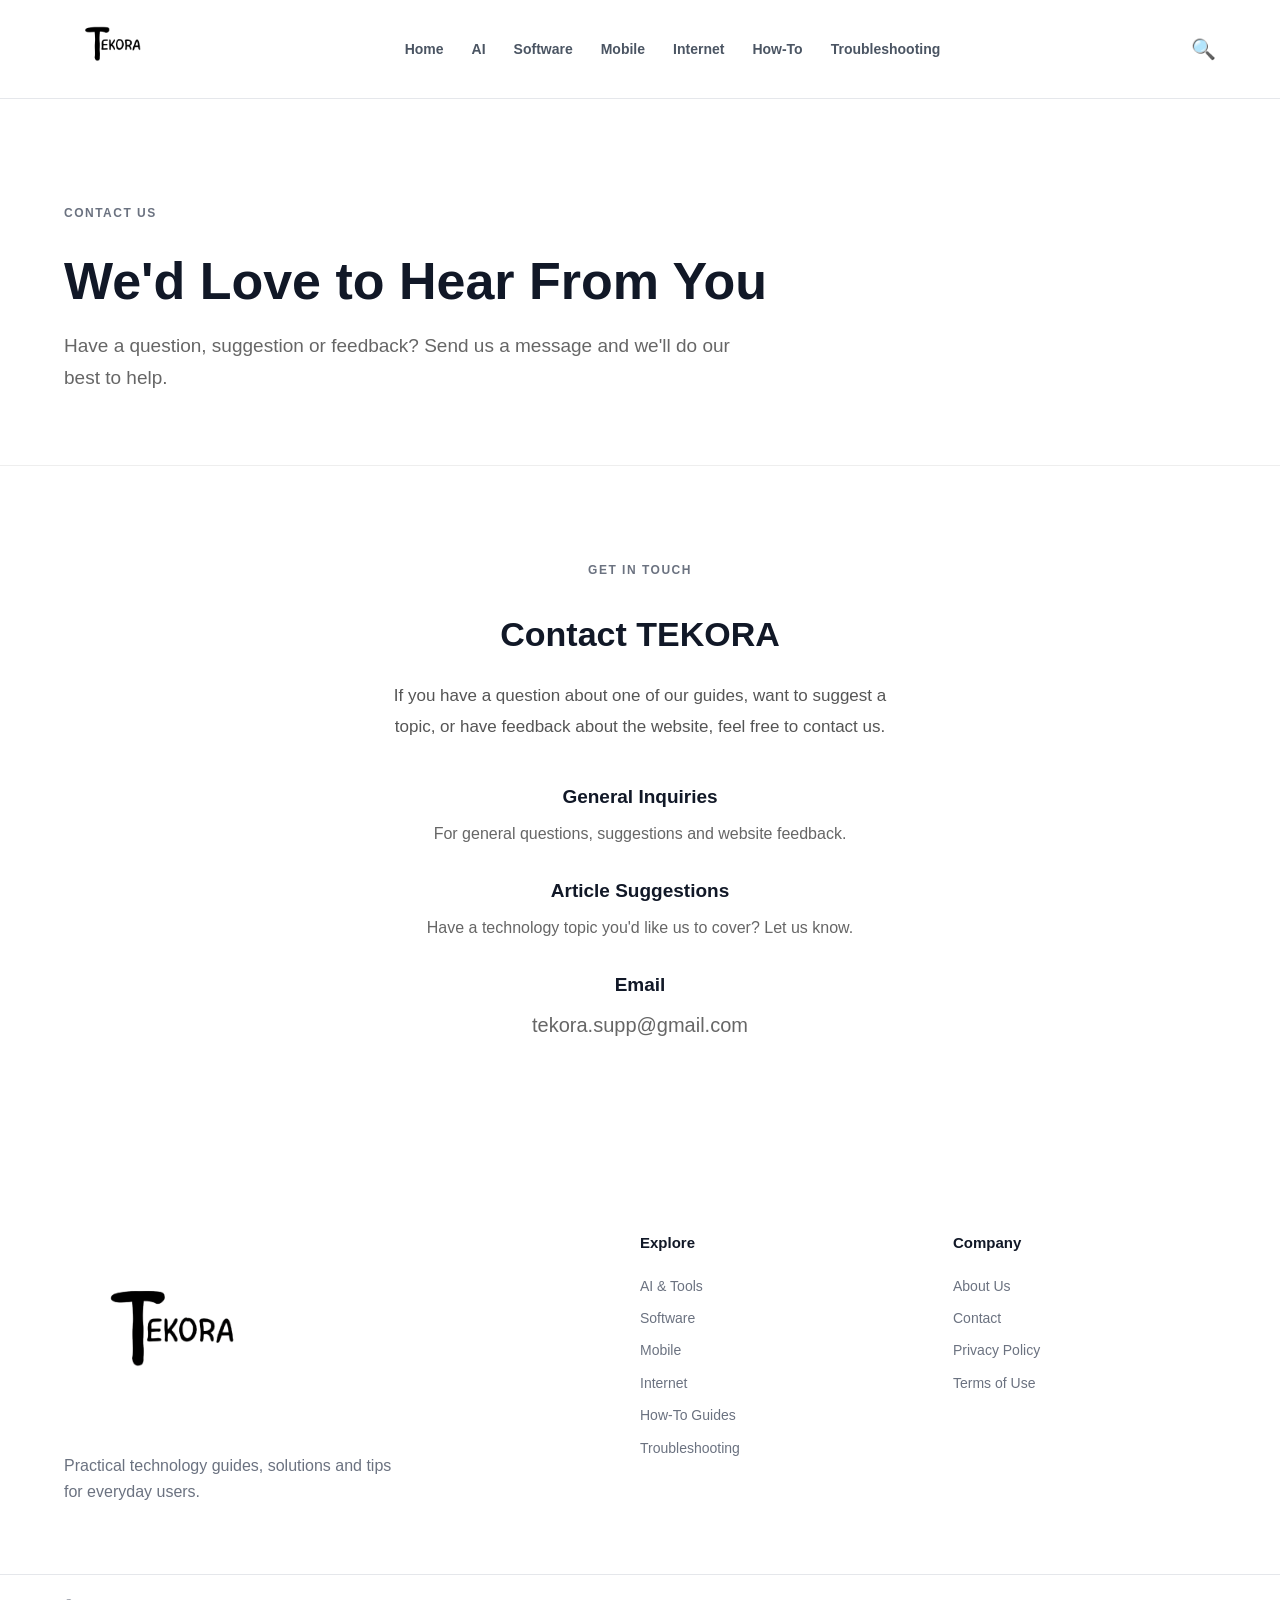
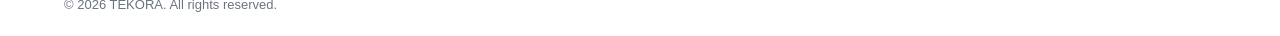
<file: contact.html>
<!DOCTYPE html>
<html lang="en">

<head>

    <meta charset="UTF-8">

    <meta name="viewport" content="width=device-width, initial-scale=1.0">

    <meta name="description"
        content="Contact TEKORA with questions, feedback, suggestions, or inquiries about our technology content."
    >
    <meta name="robots" content="index, follow">

    <title>Contact Us - TEKORA</title>

    <link rel="icon" type="image/png" href="image/favicon-96x96.png" sizes="96x96" />
    <link rel="icon" type="image/svg+xml" href="image/favicon.svg" />
    <link rel="shortcut icon" href="image/favicon.ico" />
    <link rel="apple-touch-icon" sizes="180x180" href="image/apple-touch-icon.png" />
    <link rel="manifest" href="image/site.webmanifest" />

    <link rel="canonical" href="https://tekora.blog/contact.html">

    <link rel="stylesheet" href="style.css">

</head>


<body>


    <!-- ================= HEADER ================= -->

    <header class="site-header">

        <div class="container header-content">

            <a href="index.html"><img src="image/logo-removebg-preview (1).png" alt="logo image" width="90px" height="90px"></a>
            <!-- <a href="index.html" class="logo">
                TEKORA
            </a> -->


                        <nav class="main-nav">

                <a href="index.html">
                    Home
                </a>

                <a href="ai.html">
                    AI
                </a>

                <a href="software.html">
                    Software
                </a>

                <a href="mobile.html">
                    Mobile
                </a>

                <a href="internet.html">
                    Internet
                </a>

                <a href="howto.html">
                    How-To
                </a>

                <a href="troubleshooting.html">
                    Troubleshooting
                </a>

            </nav>

            <button class="search-button" aria-label="Search">
                🔍
            </button>

        </div>

    </header>



    <!-- ================= CONTACT ================= -->

    <main>

        <section class="page-hero">

            <div class="container">

                <span class="section-label">
                    CONTACT US
                </span>

                <h1>
                    We'd Love to Hear From You
                </h1>

                <p>
                    Have a question, suggestion or feedback?
                    Send us a message and we'll do our best to help.
                </p>

            </div>

        </section>



        <section class="section">

            <div class="container contact-layout">


                <div class="contact-info">

                    <span class="section-label">
                        GET IN TOUCH
                    </span>

                    <h2>
                        Contact TEKORA
                    </h2>

                    <p>
                        If you have a question about one of our guides,
                        want to suggest a topic, or have feedback about
                        the website, feel free to contact us.
                    </p>


                    <div class="contact-item">

                        <h3>
                            General Inquiries
                        </h3>

                        <p>
                            For general questions, suggestions and
                            website feedback.
                        </p>

                    </div>


                    <div class="contact-item">

                        <h3>
                            Article Suggestions
                        </h3>

                        <p>
                            Have a technology topic you'd like us to cover?
                            Let us know.
                        </p>

                    </div>


                    <div class="contact-item">

                        <h3>
                            Email
                        </h3>

                        <p>
                            <a href="mailto:tekora.supp@gmail.com">tekora.supp@gmail.com</a>
                        </p>

                    </div>

                </div>



                

            </div>

        </section>

    </main>



    <!-- ================= FOOTER ================= -->

    <footer class="site-footer">

        <div class="container footer-grid">

            <div class="footer-about">

                <a href="index.html"><img src="image/logo-removebg-preview (1).png" alt="logo image" width="200px" height="200px"></a>
                <!-- <a href="index.html" class="footer-logo">
                    TEKORA
                </a> -->

                <p>
                    Practical technology guides, solutions and tips
                    for everyday users.
                </p>

            </div>


            <div class="footer-column">

                <h3>
                    Explore
                </h3>

                <a href="ai.html">
                    AI & Tools
                </a>

                <a href="software.html">
                    Software
                </a>

                <a href="mobile.html">
                    Mobile
                </a>

                <a href="internet.html">Internet</a>

                <a href="howto.html">
                    How-To Guides
                </a>

                <a href="troubleshooting.html">
                    Troubleshooting
                </a>

            </div>


            <div class="footer-column">

                <h3>
                    Company
                </h3>

                <a href="about.html">
                    About Us
                </a>

                <a href="contact.html">
                    Contact
                </a>

                <a href="privacy.html">
                    Privacy Policy
                </a>

                <a href="terms.html">
                    Terms of Use
                </a>

            </div>

        </div>


        <div class="footer-bottom">

            <div class="container">

                <p>
                    © 2026 TEKORA. All rights reserved.
                </p>

            </div>

        </div>

    </footer>


    <script src="script.js"></script>

</body>

</html>
</file>
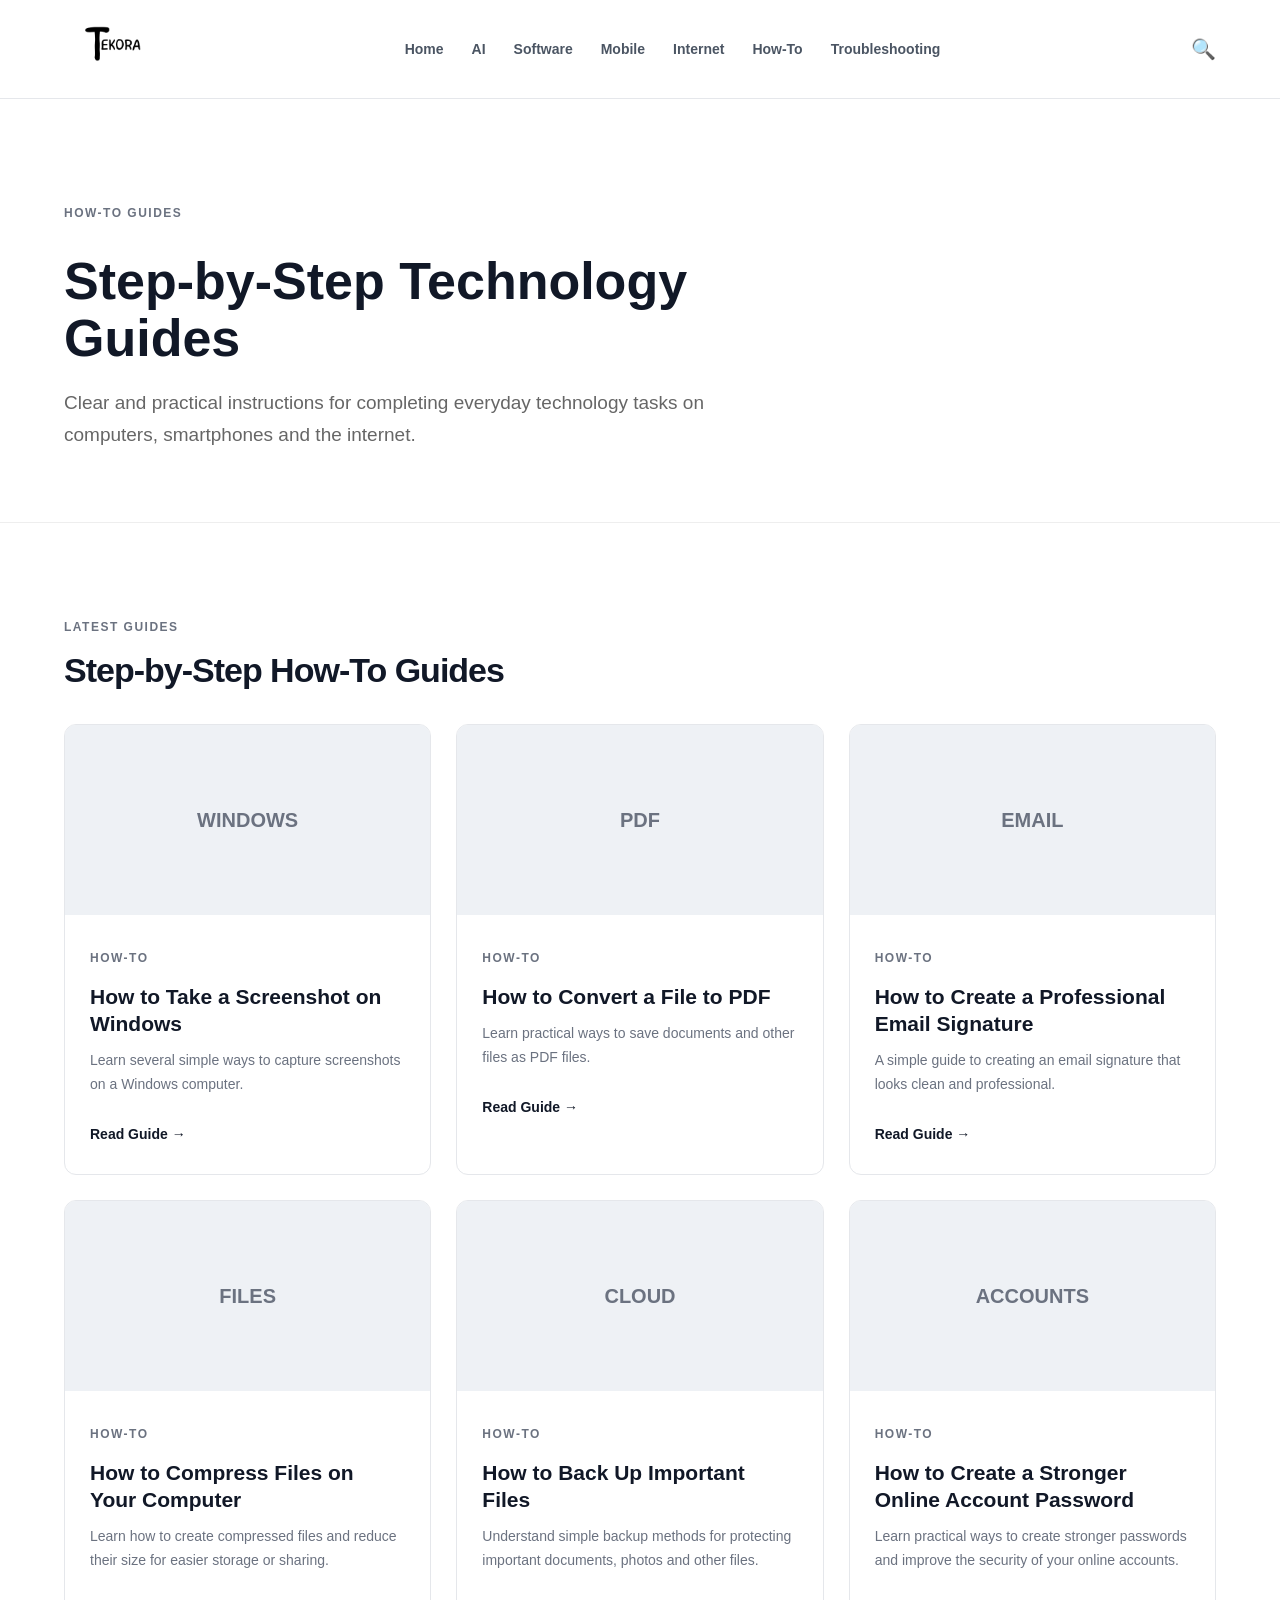
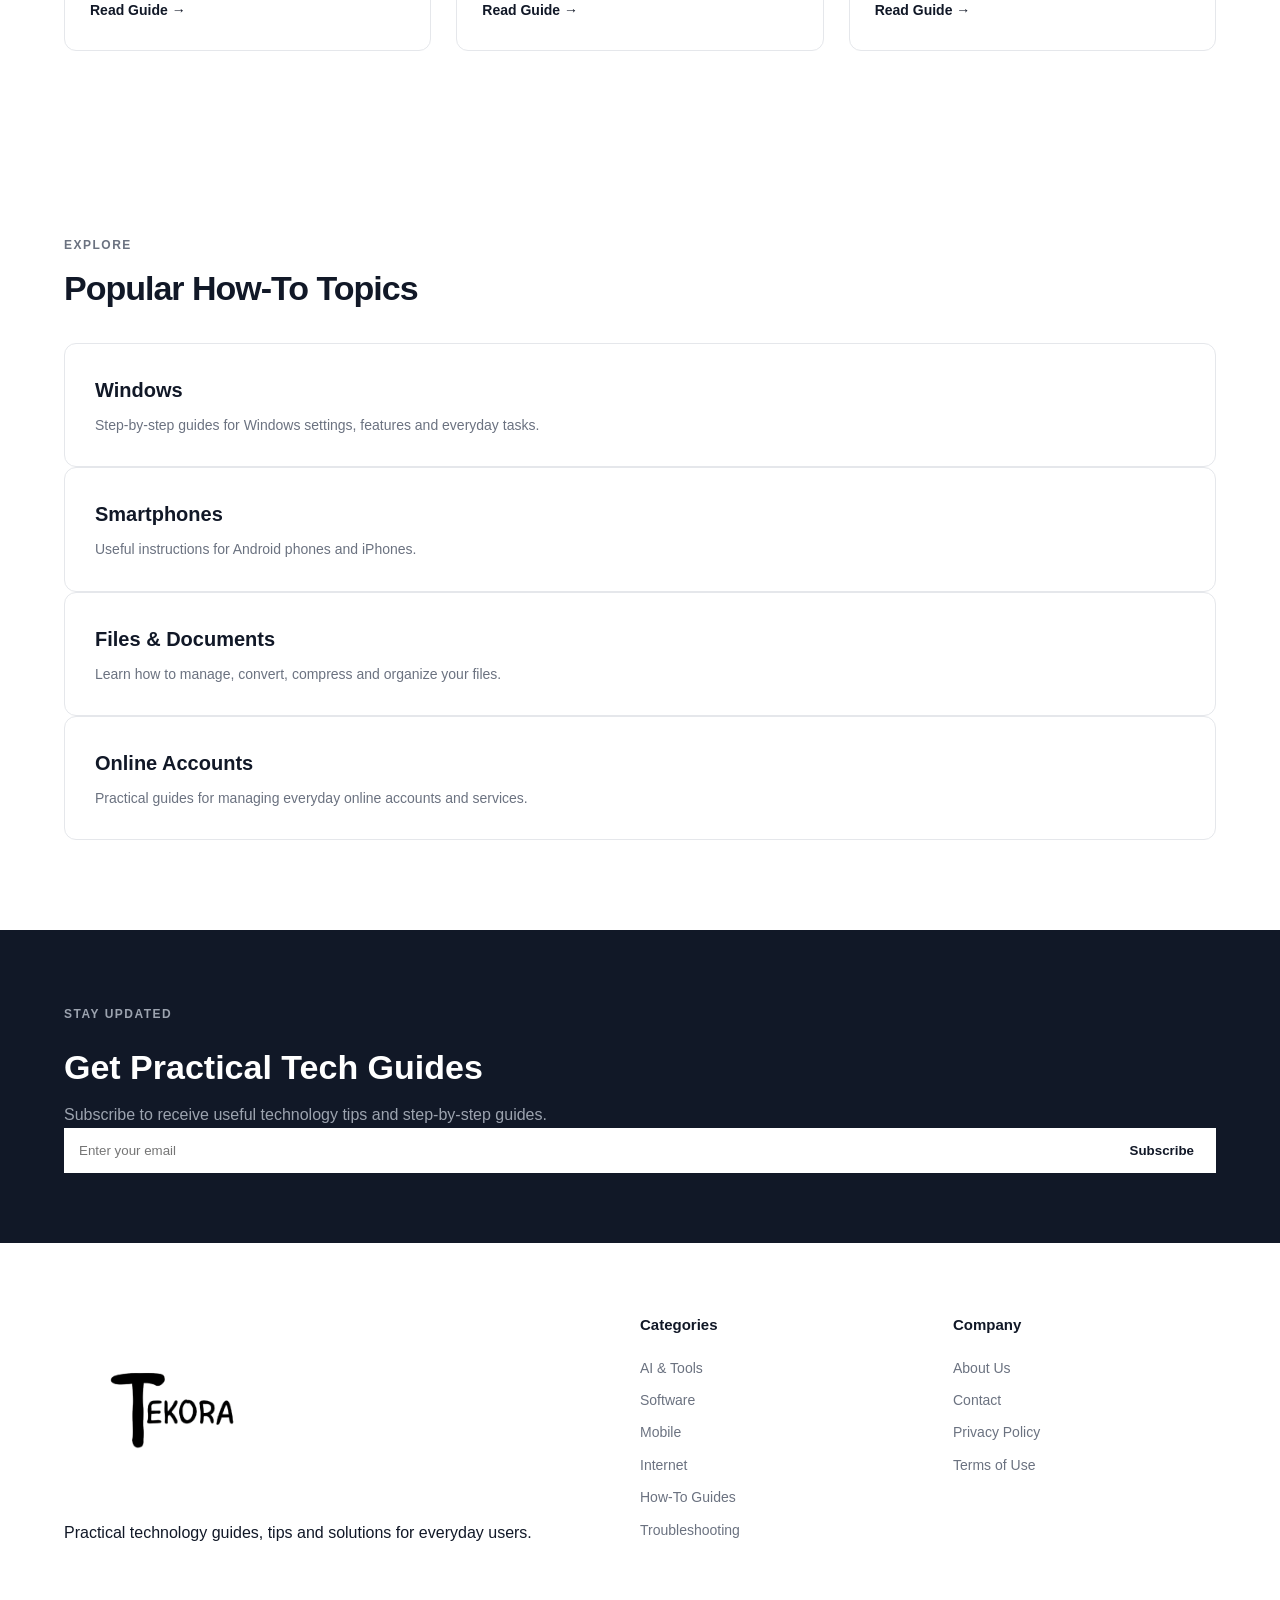
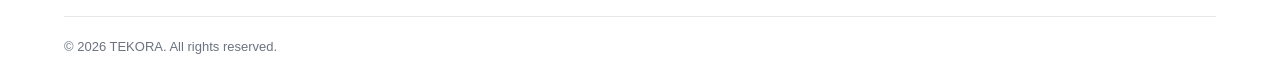
<file: howto.html>
<!DOCTYPE html>
<html lang="en">

<head>
    <meta charset="UTF-8">

    <meta name="viewport" content="width=device-width, initial-scale=1.0">

    <meta name="description" 
        content="Step-by-step technology guides covering Windows, files, backups, passwords, and everyday tasks."
    >
    <meta name="robots" content="index, follow">

    <title>How-To Guides - TEKORA</title>

    <link rel="icon" type="image/png" href="image/favicon-96x96.png" sizes="96x96" />
    <link rel="icon" type="image/svg+xml" href="image/favicon.svg" />
    <link rel="shortcut icon" href="image/favicon.ico" />
    <link rel="apple-touch-icon" sizes="180x180" href="image/apple-touch-icon.png" />
    <link rel="manifest" href="image/site.webmanifest" />

    <link rel="canonical" href="https://tekora.blog/howto.html">

    <link rel="stylesheet" href="style.css">
</head>

<body>

    <!-- Header -->
    <header class="site-header">

        <div class="container header-content">

            <a href="index.html"><img src="image/logo-removebg-preview (1).png" alt="logo image" width="90px" height="90px"></a>
            <!-- <a href="index.html" class="logo">
                TEKORA
            </a> -->

            <nav class="main-nav">

                <a href="index.html">
                    Home
                </a>

                <a href="ai.html">
                    AI
                </a>

                <a href="software.html">
                    Software
                </a>

                <a href="mobile.html">
                    Mobile
                </a>

                <a href="internet.html">
                    Internet
                </a>

                <a href="howto.html">
                    How-To
                </a>

                <a href="troubleshooting.html">
                    Troubleshooting
                </a>

            </nav>

            <button class="search-button" aria-label="Search">
                🔍
            </button>

        </div>

    </header>


    <!-- Page Hero -->
    <section class="page-hero">

        <div class="container">

            <span class="section-label">
                HOW-TO GUIDES
            </span>

            <h1>
                Step-by-Step Technology Guides
            </h1>

            <p>
                Clear and practical instructions for completing everyday
                technology tasks on computers, smartphones and the internet.
            </p>

        </div>

    </section>


    <!-- Latest Guides -->
    <section class="section">

        <div class="container">

            <div class="section-heading">

                <div>

                    <span class="section-label">
                        LATEST GUIDES
                    </span>

                    <h2>
                        Step-by-Step How-To Guides
                    </h2>

                </div>

            </div>


            <div class="articles-grid">


                <!-- Article 1 -->
                <a href="article.html?id=windows-screenshot" class="article-card">

                    <div class="article-image">
                        WINDOWS
                    </div>

                    <div class="article-content">

                        <span class="article-category">
                            HOW-TO
                        </span>

                        <h3>
                            How to Take a Screenshot on Windows
                        </h3>

                        <p>
                            Learn several simple ways to capture screenshots
                            on a Windows computer.
                        </p>

                        <span class="read-more">
                            Read Guide →
                        </span>

                    </div>

                </a>


                <!-- Article 2 -->
                <a href="article.html?id=convert-file-pdf" class="article-card">

                    <div class="article-image">
                        PDF
                    </div>

                    <div class="article-content">

                        <span class="article-category">
                            HOW-TO
                        </span>

                        <h3>
                            How to Convert a File to PDF
                        </h3>

                        <p>
                            Learn practical ways to save documents and other
                            files as PDF files.
                        </p>

                        <span class="read-more">
                            Read Guide →
                        </span>

                    </div>

                </a>


                <!-- Article 3 -->
                <a href="article.html?id=professional-email-signature" class="article-card">

                    <div class="article-image">
                        EMAIL
                    </div>

                    <div class="article-content">

                        <span class="article-category">
                            HOW-TO
                        </span>

                        <h3>
                            How to Create a Professional Email Signature
                        </h3>

                        <p>
                            A simple guide to creating an email signature
                            that looks clean and professional.
                        </p>

                        <span class="read-more">
                            Read Guide →
                        </span>

                    </div>

                </a>


                <!-- Article 4 -->
                <a href="article.html?id=compress-files" class="article-card">

                    <div class="article-image">
                        FILES
                    </div>

                    <div class="article-content">

                        <span class="article-category">
                            HOW-TO
                        </span>

                        <h3>
                            How to Compress Files on Your Computer
                        </h3>

                        <p>
                            Learn how to create compressed files and reduce
                            their size for easier storage or sharing.
                        </p>

                        <span class="read-more">
                            Read Guide →
                        </span>

                    </div>

                </a>


                <!-- Article 5 -->
                <a href="article.html?id=backup-important-files" class="article-card">

                    <div class="article-image">
                        CLOUD
                    </div>

                    <div class="article-content">

                        <span class="article-category">
                            HOW-TO
                        </span>

                        <h3>
                            How to Back Up Important Files
                        </h3>

                        <p>
                            Understand simple backup methods for protecting
                            important documents, photos and other files.
                        </p>

                        <span class="read-more">
                            Read Guide →
                        </span>

                    </div>

                </a>


                <!-- Article 6 -->
                <a href="article.html?id=strong-online-password" class="article-card">

                    <div class="article-image">
                        ACCOUNTS
                    </div>

                    <div class="article-content">

                        <span class="article-category">
                            HOW-TO
                        </span>

                        <h3>
                            How to Create a Stronger Online Account Password
                        </h3>

                        <p>
                            Learn practical ways to create stronger passwords
                            and improve the security of your online accounts.
                        </p>

                        <span class="read-more">
                            Read Guide →
                        </span>

                    </div>

                </a>


            </div>

        </div>

    </section>


    <!-- Popular How-To Topics -->
    <section class="section section-light">

        <div class="container">

            <div class="section-heading">

                <div>

                    <span class="section-label">
                        EXPLORE
                    </span>

                    <h2>
                        Popular How-To Topics
                    </h2>

                </div>

            </div>


            <div class="category-grid">


                <div class="category-card">

                    <h3>
                        Windows
                    </h3>

                    <p>
                        Step-by-step guides for Windows settings,
                        features and everyday tasks.
                    </p>

                </div>


                <div class="category-card">

                    <h3>
                        Smartphones
                    </h3>

                    <p>
                        Useful instructions for Android phones
                        and iPhones.
                    </p>

                </div>


                <div class="category-card">

                    <h3>
                        Files & Documents
                    </h3>

                    <p>
                        Learn how to manage, convert, compress
                        and organize your files.
                    </p>

                </div>


                <div class="category-card">

                    <h3>
                        Online Accounts
                    </h3>

                    <p>
                        Practical guides for managing everyday
                        online accounts and services.
                    </p>

                </div>


            </div>

        </div>

    </section>


    <!-- Newsletter -->
    <section class="newsletter">

        <div class="container">

            <div class="newsletter-inner">

                <span class="section-label">
                    STAY UPDATED
                </span>

                <h2>
                    Get Practical Tech Guides
                </h2>

                <p>
                    Subscribe to receive useful technology tips
                    and step-by-step guides.
                </p>

                <form class="newsletter-form">

                    <input
                        type="email"
                        placeholder="Enter your email"
                        required
                    >

                    <button type="submit">
                        Subscribe
                    </button>

                </form>

            </div>

        </div>

    </section>


    <!-- Footer -->
    <footer class="site-footer">

        <div class="container">

            <div class="footer-grid">


                <div class="footer-brand">

                    <a href="index.html"><img src="image/logo-removebg-preview (1).png" alt="logo image" width="200px" height="200px"></a>
                    <!-- <a href="index.html" class="logo">
                        TEKORA
                    </a> -->

                    <p>
                        Practical technology guides,
                        tips and solutions for everyday users.
                    </p>

                </div>


                <div class="footer-column">

                    <h3>
                        Categories
                    </h3>

                    <a href="ai.html">
                        AI & Tools
                    </a>

                    <a href="software.html">
                        Software
                    </a>

                    <a href="mobile.html">
                        Mobile
                    </a>

                    <a href="internet.html">
                        Internet
                    </a>

                    <a href="howto.html">
                        How-To Guides
                    </a>

                    <a href="troubleshooting.html">
                        Troubleshooting
                    </a>

                </div>


                <div class="footer-column">

                    <h3>
                        Company
                    </h3>

                    <a href="about.html">
                        About Us
                    </a>

                    <a href="contact.html">
                        Contact
                    </a>

                    <a href="privacy.html">
                        Privacy Policy
                    </a>

                    <a href="terms.html">
                        Terms of Use
                    </a>

                </div>


            </div>


            <div class="footer-bottom">

                <p>
                    © 2026 TEKORA. All rights reserved.
                </p>

            </div>

        </div>

    </footer>


    <script src="script.js"></script>

</body>

</html>
</file>
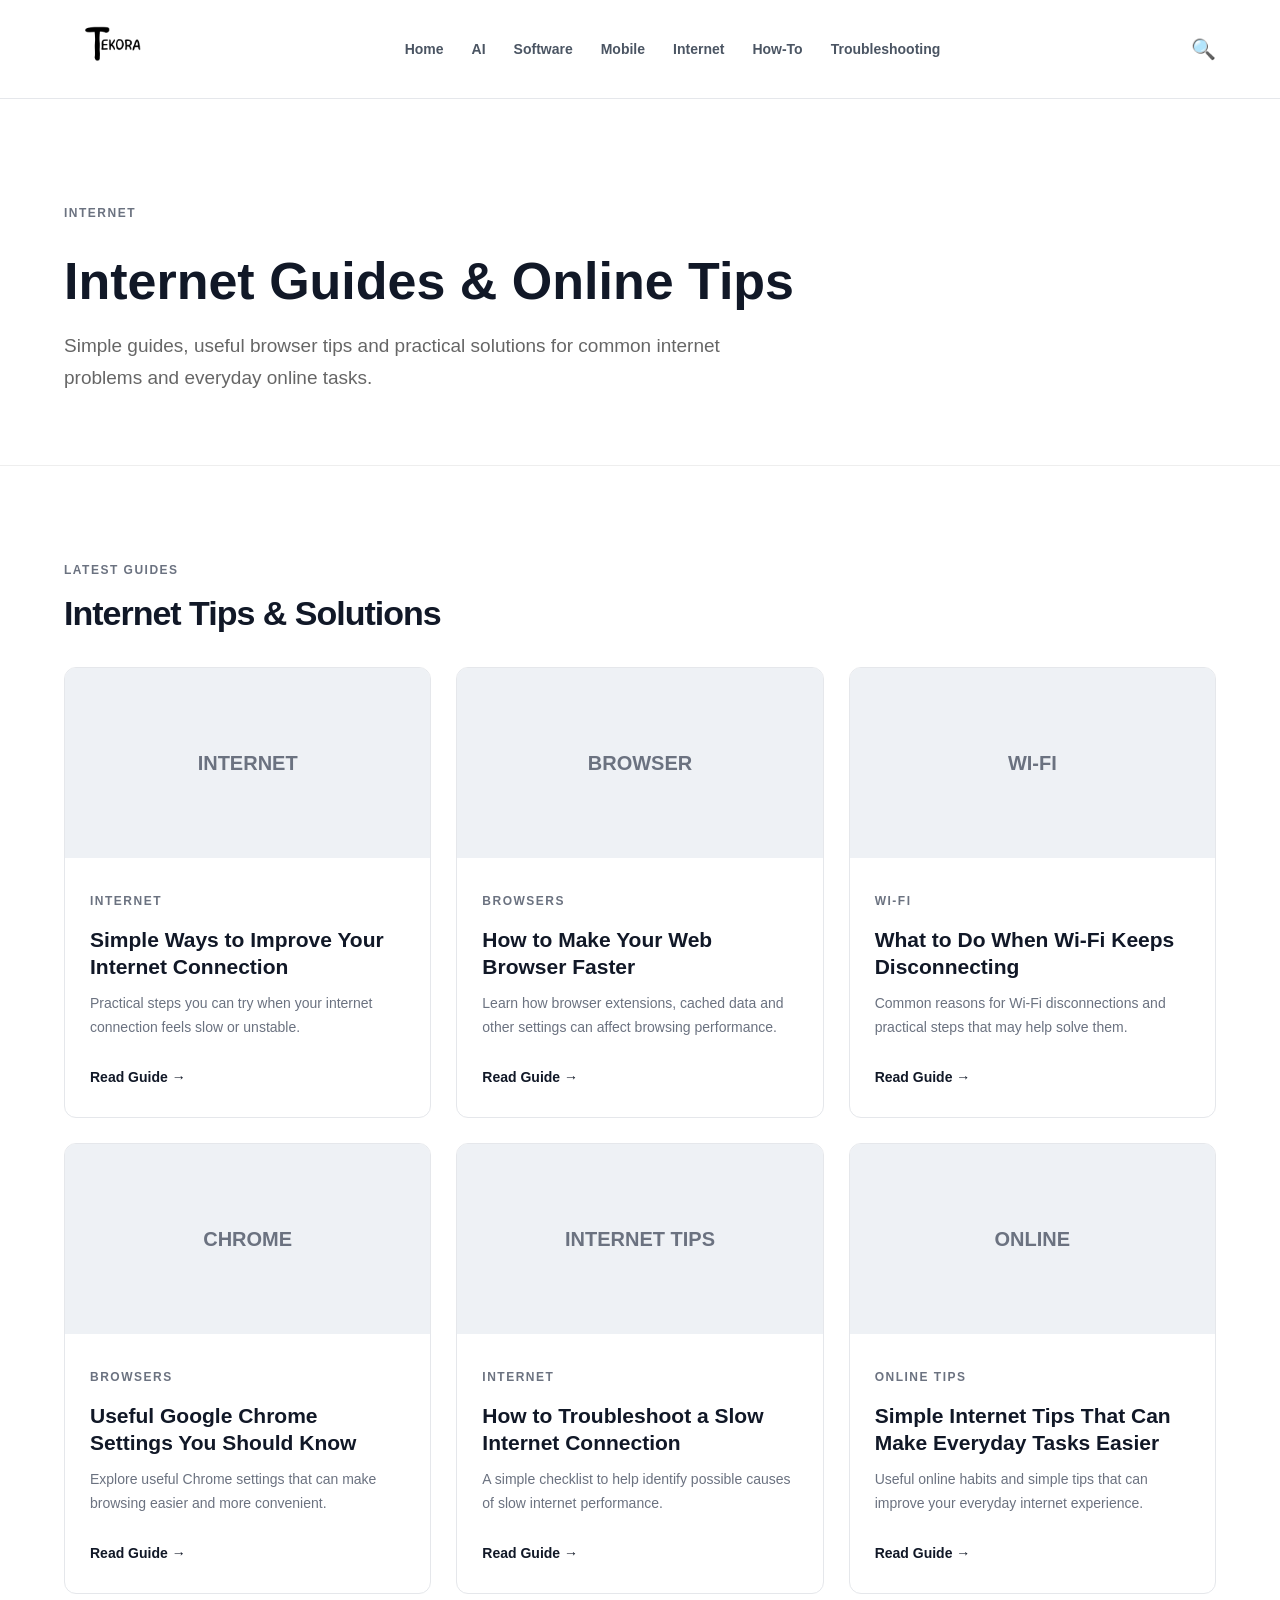
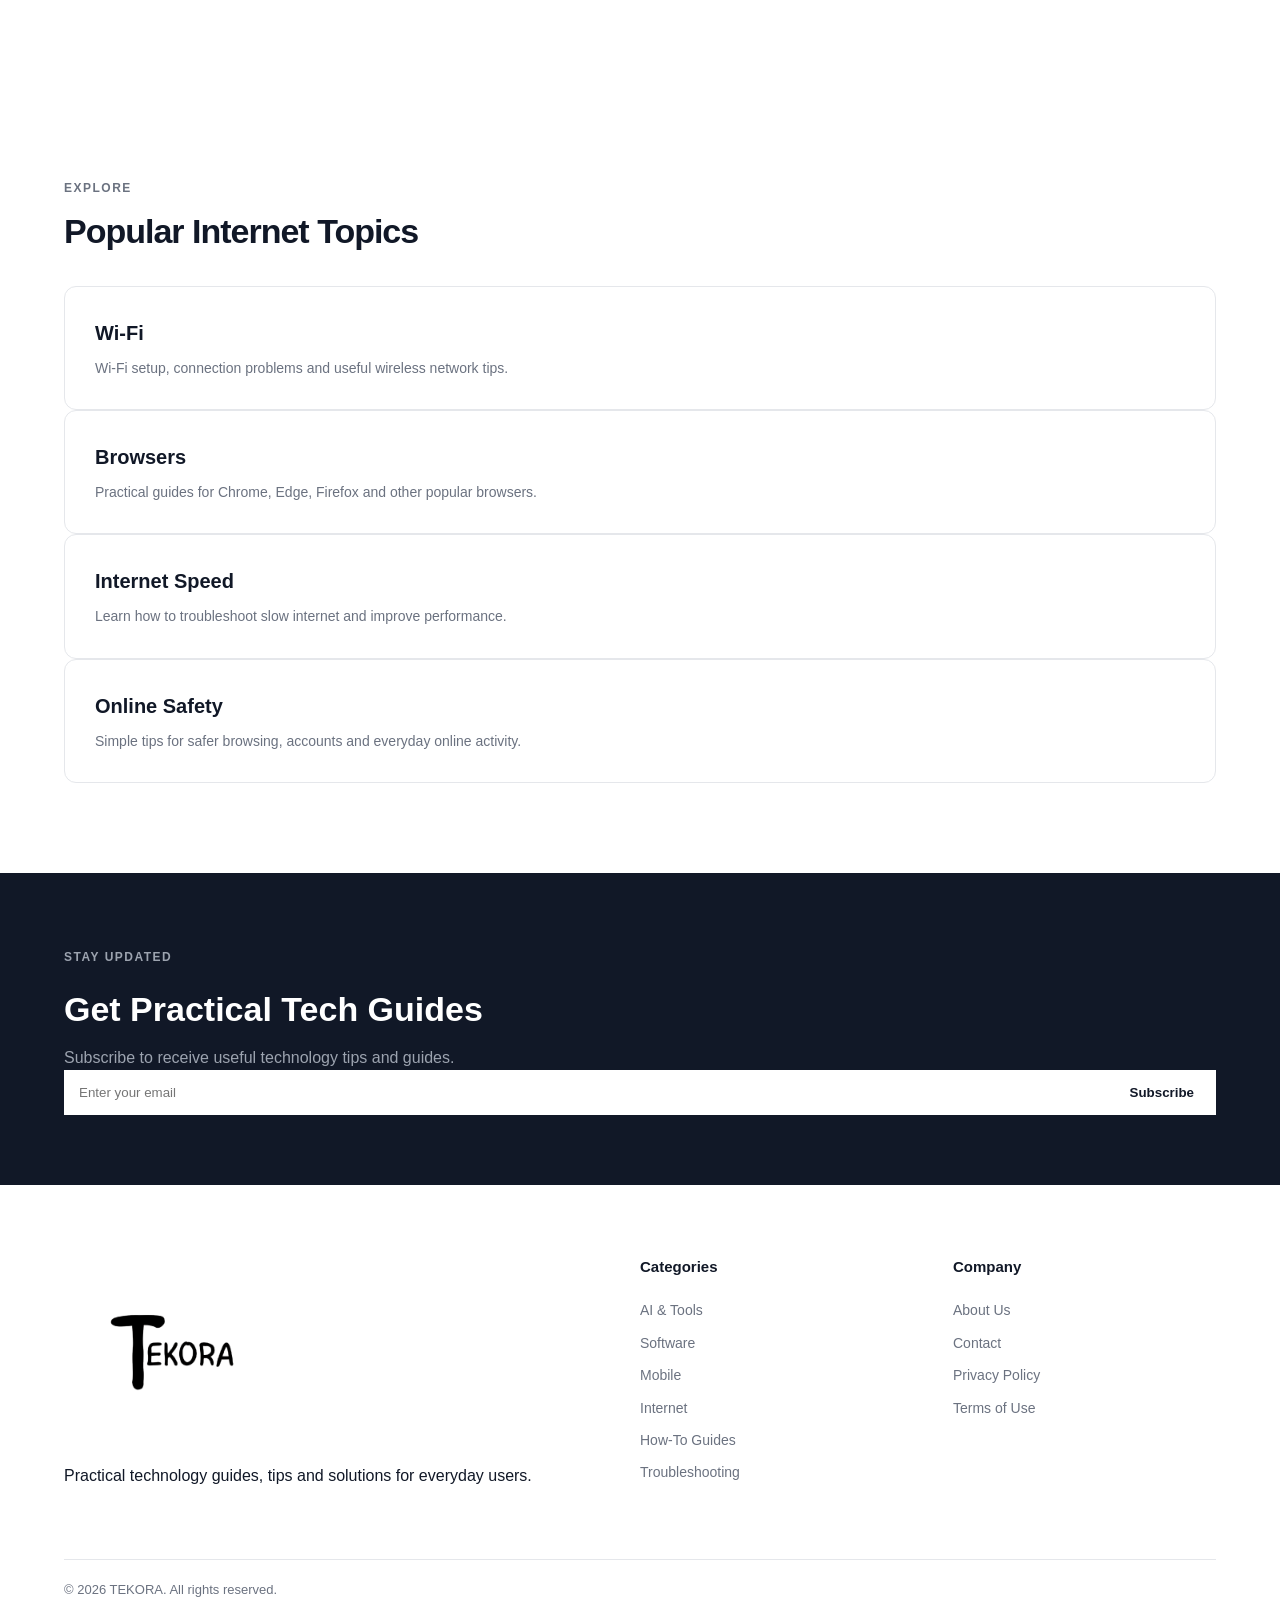
<file: internet.html>
<!DOCTYPE html>
<html lang="en">

<head>
    <meta charset="UTF-8">

    <meta name="viewport" content="width=device-width, initial-scale=1.0">

    <meta name="description" 
        content="Practical internet guides covering Wi-Fi problems, browsers, connection issues, and useful online tips."
    >
    <meta name="robots" content="index, follow">

    <title>Internet - TEKORA</title>

    <link rel="icon" type="image/png" href="image/favicon-96x96.png" sizes="96x96" />
    <link rel="icon" type="image/svg+xml" href="image/favicon.svg" />
    <link rel="shortcut icon" href="image/favicon.ico" />
    <link rel="apple-touch-icon" sizes="180x180" href="image/apple-touch-icon.png" />
    <link rel="manifest" href="image/site.webmanifest" />

    <link rel="canonical" href="https://tekora.blog/internet.html">

    <link rel="stylesheet" href="style.css">
</head>

<body>

    <!-- Header -->
    <header class="site-header">
        <div class="container header-content">

            <a href="index.html"><img src="image/logo-removebg-preview (1).png" alt="logo image" width="90px" height="90px"></a>
            <!-- <a href="index.html" class="logo">
                TEKORA
            </a> -->

                        <nav class="main-nav">

                <a href="index.html">
                    Home
                </a>

                <a href="ai.html">
                    AI
                </a>

                <a href="software.html">
                    Software
                </a>

                <a href="mobile.html">
                    Mobile
                </a>

                <a href="internet.html">
                    Internet
                </a>

                <a href="howto.html">
                    How-To
                </a>

                <a href="troubleshooting.html">
                    Troubleshooting
                </a>

            </nav>

            <button class="search-button" aria-label="Search">
                🔍
            </button>

        </div>
    </header>


    <!-- Page Hero -->
    <section class="page-hero">

        <div class="container">

            <span class="section-label">
                INTERNET
            </span>

            <h1>
                Internet Guides & Online Tips
            </h1>

            <p>
                Simple guides, useful browser tips and practical solutions
                for common internet problems and everyday online tasks.
            </p>

        </div>

    </section>


    <!-- Latest Internet Guides -->
    <section class="section">

        <div class="container">

            <div class="section-heading">

                <div>

                    <span class="section-label">
                        LATEST GUIDES
                    </span>

                    <h2>
                        Internet Tips & Solutions
                    </h2>

                </div>

            </div>


            <div class="articles-grid">


                <!-- Article 1 -->
                <a href="article.html?id=internet-connection" class="article-card">

                    <div class="article-image">
                        INTERNET
                    </div>

                    <div class="article-content">

                        <span class="article-category">
                            INTERNET
                        </span>

                        <h3>
                            Simple Ways to Improve Your Internet Connection
                        </h3>

                        <p>
                            Practical steps you can try when your internet
                            connection feels slow or unstable.
                        </p>

                        <span class="read-more">
                            Read Guide →
                        </span>

                    </div>

                </a>


                <!-- Article 2 -->
                <a href="article.html?id=faster-browser" class="article-card">

                    <div class="article-image">
                        BROWSER
                    </div>

                    <div class="article-content">

                        <span class="article-category">
                            BROWSERS
                        </span>

                        <h3>
                            How to Make Your Web Browser Faster
                        </h3>

                        <p>
                            Learn how browser extensions, cached data and
                            other settings can affect browsing performance.
                        </p>

                        <span class="read-more">
                            Read Guide →
                        </span>

                    </div>

                </a>


                <!-- Article 3 -->
                <a href="article.html?id=wifi-disconnecting" class="article-card">

                    <div class="article-image">
                        WI-FI
                    </div>

                    <div class="article-content">

                        <span class="article-category">
                            WI-FI
                        </span>

                        <h3>
                            What to Do When Wi-Fi Keeps Disconnecting
                        </h3>

                        <p>
                            Common reasons for Wi-Fi disconnections and
                            practical steps that may help solve them.
                        </p>

                        <span class="read-more">
                            Read Guide →
                        </span>

                    </div>

                </a>


                <!-- Article 4 -->
                <a href="article.html?id=chrome-settings" class="article-card">

                    <div class="article-image">
                        CHROME
                    </div>

                    <div class="article-content">

                        <span class="article-category">
                            BROWSERS
                        </span>

                        <h3>
                            Useful Google Chrome Settings You Should Know
                        </h3>

                        <p>
                            Explore useful Chrome settings that can make
                            browsing easier and more convenient.
                        </p>

                        <span class="read-more">
                            Read Guide →
                        </span>

                    </div>

                </a>


                <!-- Article 5 -->
                <a href="article.html?id=slow-internet" class="article-card">

                    <div class="article-image">
                        INTERNET TIPS
                    </div>

                    <div class="article-content">

                        <span class="article-category">
                            INTERNET
                        </span>

                        <h3>
                            How to Troubleshoot a Slow Internet Connection
                        </h3>

                        <p>
                            A simple checklist to help identify possible
                            causes of slow internet performance.
                        </p>

                        <span class="read-more">
                            Read Guide →
                        </span>

                    </div>

                </a>


                <!-- Article 6 -->
                <a href="article.html?id=internet-tips" class="article-card">

                    <div class="article-image">
                        ONLINE
                    </div>

                    <div class="article-content">

                        <span class="article-category">
                            ONLINE TIPS
                        </span>

                        <h3>
                            Simple Internet Tips That Can Make Everyday Tasks Easier
                        </h3>

                        <p>
                            Useful online habits and simple tips that can
                            improve your everyday internet experience.
                        </p>

                        <span class="read-more">
                            Read Guide →
                        </span>

                    </div>

                </a>


            </div>

        </div>

    </section>


    <!-- Popular Topics -->
    <section class="section section-light">

        <div class="container">

            <div class="section-heading">

                <div>

                    <span class="section-label">
                        EXPLORE
                    </span>

                    <h2>
                        Popular Internet Topics
                    </h2>

                </div>

            </div>


            <div class="category-grid">


                <div class="category-card">

                    <h3>
                        Wi-Fi
                    </h3>

                    <p>
                        Wi-Fi setup, connection problems and
                        useful wireless network tips.
                    </p>

                </div>


                <div class="category-card">

                    <h3>
                        Browsers
                    </h3>

                    <p>
                        Practical guides for Chrome, Edge,
                        Firefox and other popular browsers.
                    </p>

                </div>


                <div class="category-card">

                    <h3>
                        Internet Speed
                    </h3>

                    <p>
                        Learn how to troubleshoot slow
                        internet and improve performance.
                    </p>

                </div>


                <div class="category-card">

                    <h3>
                        Online Safety
                    </h3>

                    <p>
                        Simple tips for safer browsing,
                        accounts and everyday online activity.
                    </p>

                </div>


            </div>

        </div>

    </section>


    <!-- Newsletter -->
    <section class="newsletter">

        <div class="container">

            <div class="newsletter-inner">

                <span class="section-label">
                    STAY UPDATED
                </span>

                <h2>
                    Get Practical Tech Guides
                </h2>

                <p>
                    Subscribe to receive useful technology tips
                    and guides.
                </p>

                <form class="newsletter-form">

                    <input
                        type="email"
                        placeholder="Enter your email"
                        required
                    >

                    <button type="submit">
                        Subscribe
                    </button>

                </form>

            </div>

        </div>

    </section>


    <!-- Footer -->
    <footer class="site-footer">

        <div class="container">

            <div class="footer-grid">


                <div class="footer-brand">

                    <a href="index.html"><img src="image/logo-removebg-preview (1).png" alt="logo image" width="200px" height="200px"></a>
                    <!-- <a href="index.html" class="logo">
                        TEKORA
                    </a> -->

                    <p>
                        Practical technology guides,
                        tips and solutions for everyday users.
                    </p>

                </div>


                <div class="footer-column">

                    <h3>
                        Categories
                    </h3>

                    <a href="ai.html">
                        AI & Tools
                    </a>

                    <a href="software.html">
                        Software
                    </a>

                    <a href="mobile.html">
                        Mobile
                    </a>

                    <a href="internet.html">
                        Internet
                    </a>

                    <a href="howto.html">
                        How-To Guides
                    </a>

                    <a href="troubleshooting.html">
                        Troubleshooting
                    </a>

                </div>


                <div class="footer-column">

                    <h3>
                        Company
                    </h3>

                    <a href="about.html">
                        About Us
                    </a>

                    <a href="contact.html">
                        Contact
                    </a>

                    <a href="privacy.html">
                        Privacy Policy
                    </a>

                    <a href="terms.html">
                        Terms of Use
                    </a>

                </div>


            </div>


            <div class="footer-bottom">

                <p>
                    © 2026 TEKORA. All rights reserved.
                </p>

            </div>

        </div>

    </footer>


    <script src="script.js"></script>

</body>

</html>
</file>
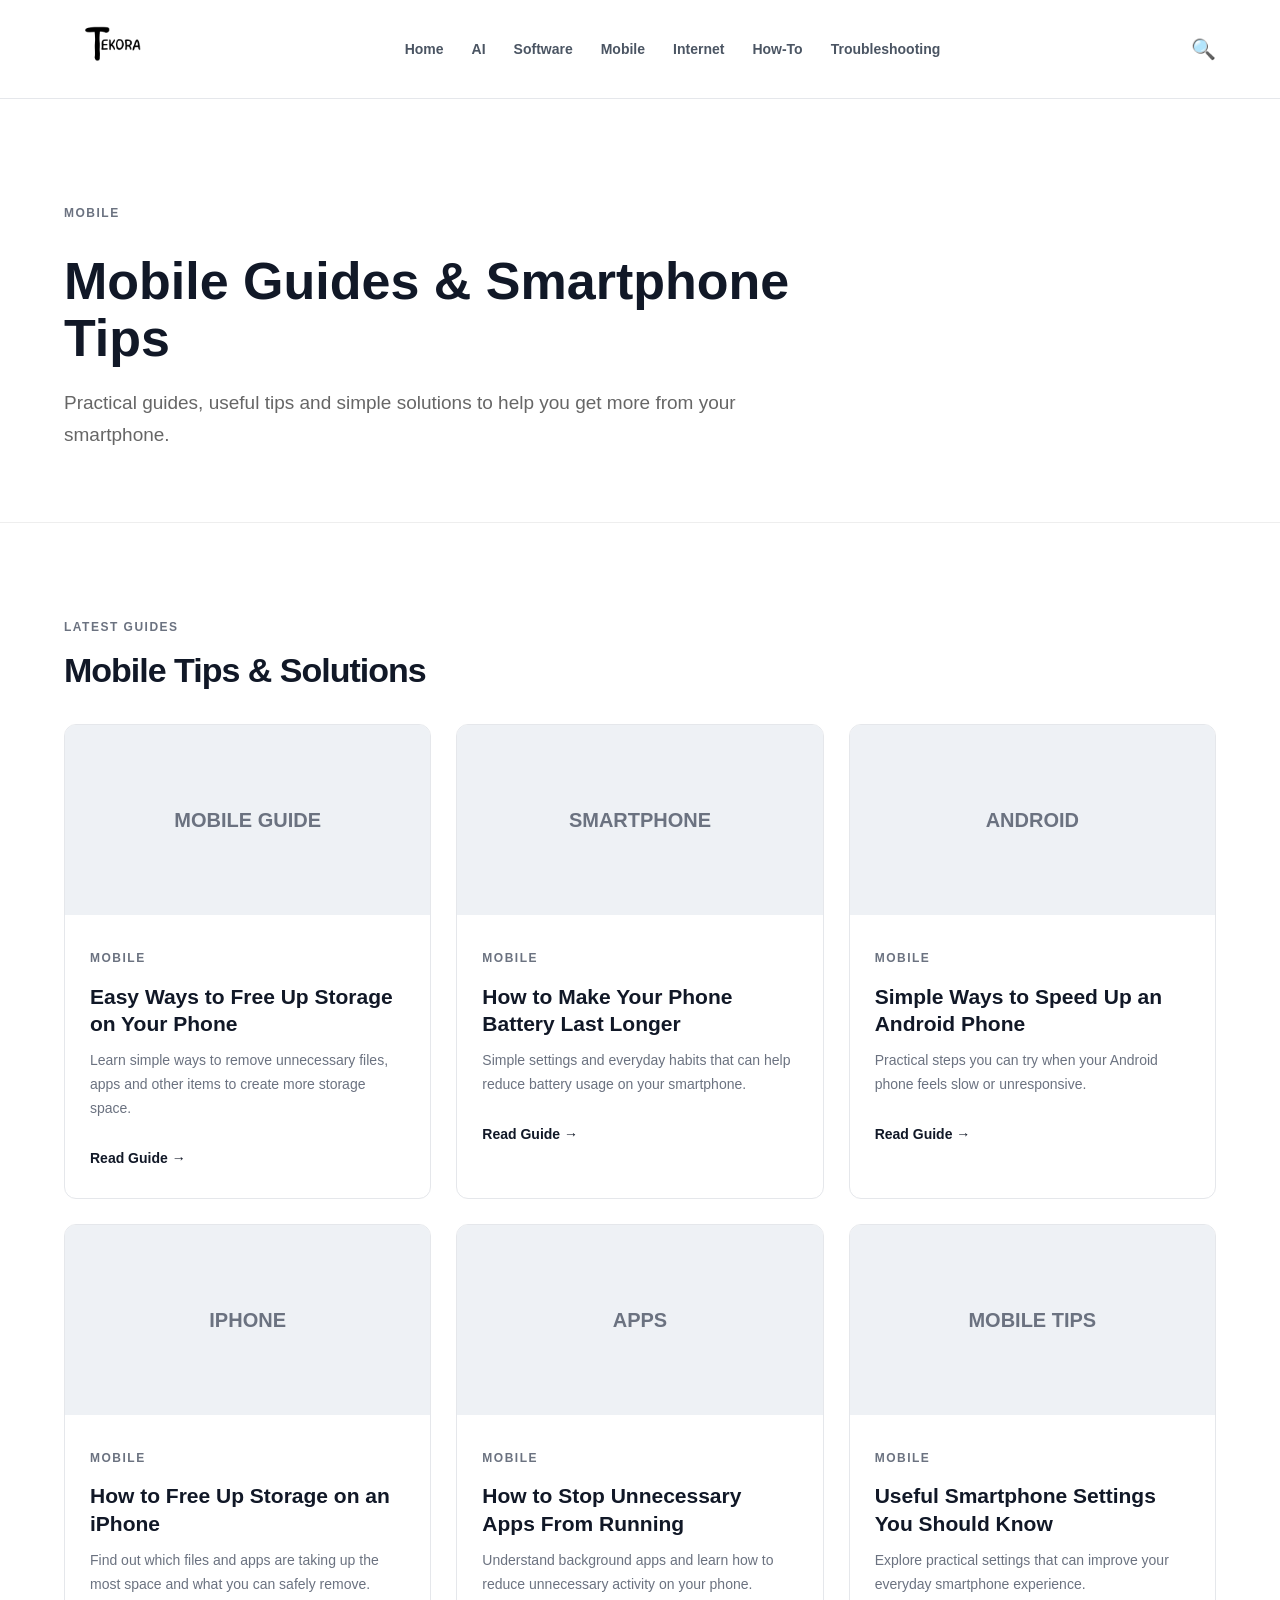
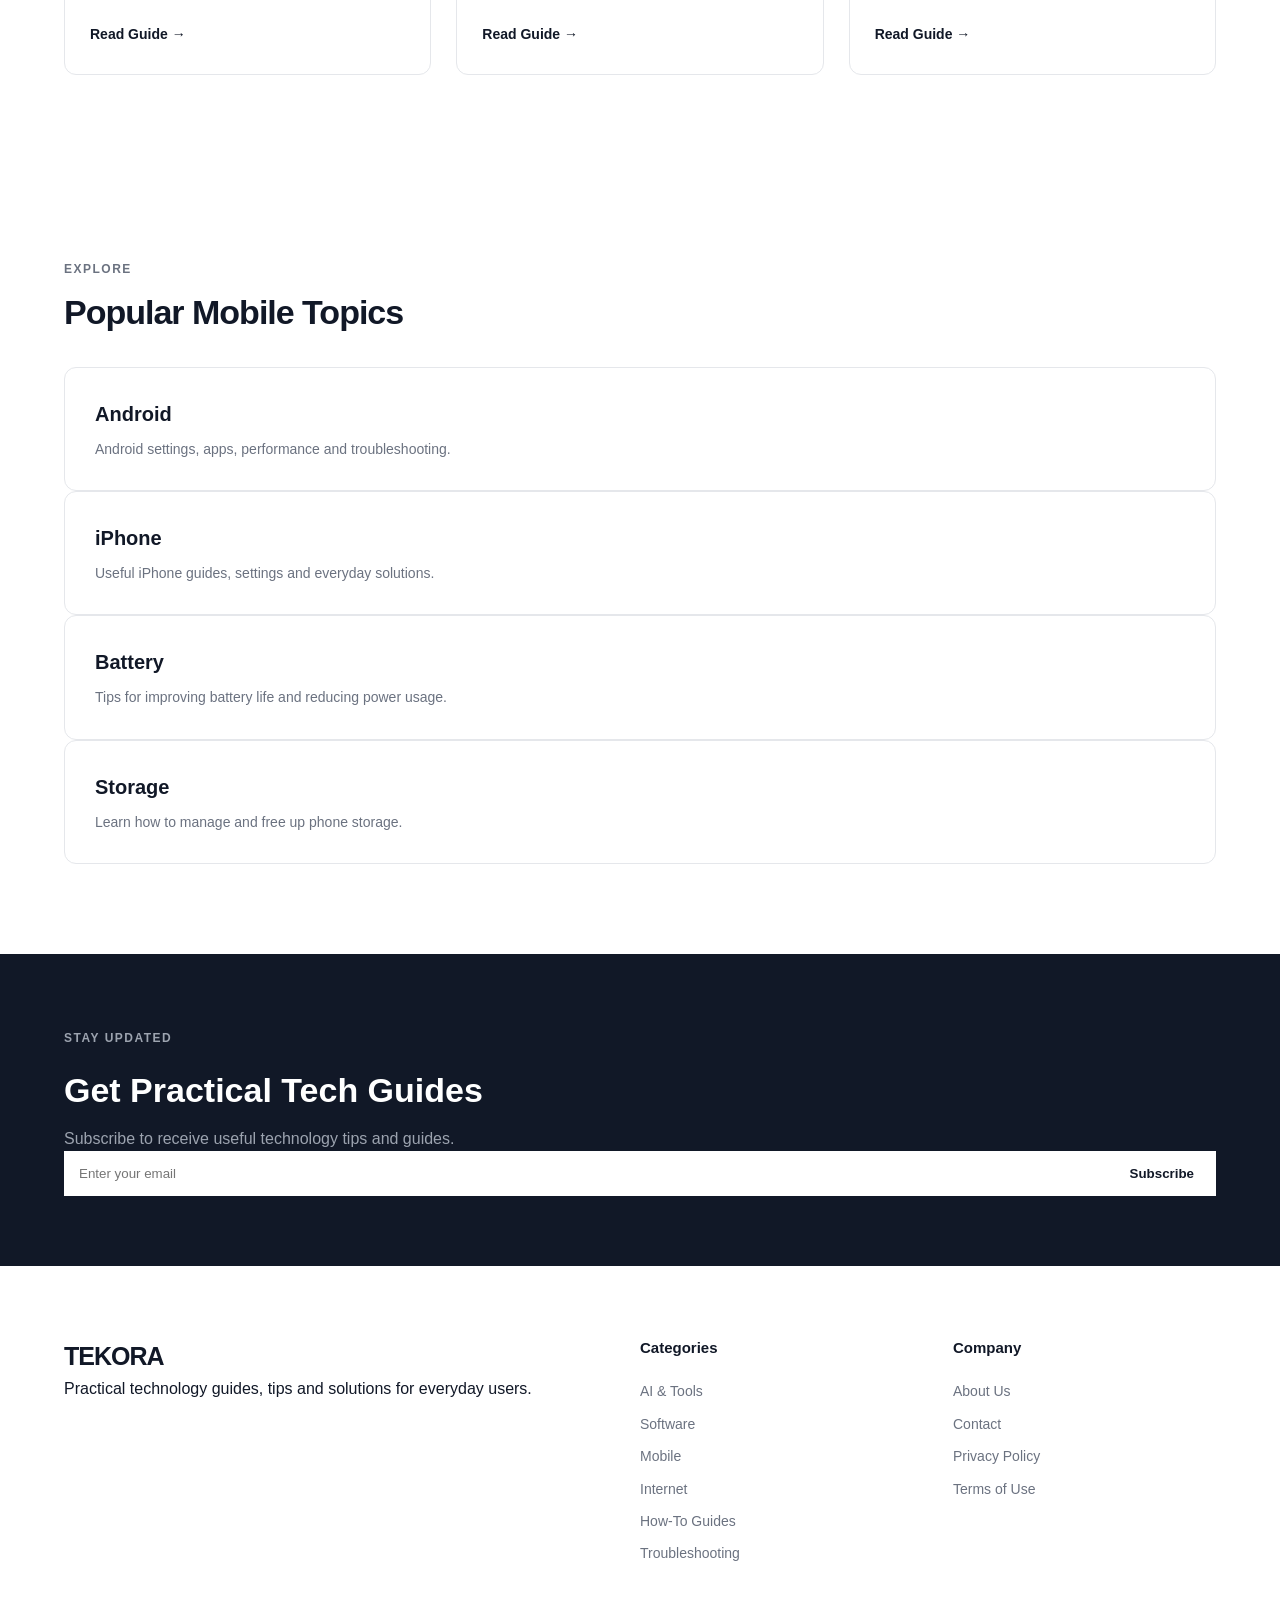
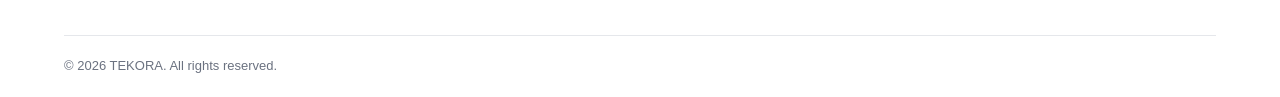
<file: mobile.html>
<!DOCTYPE html>
<html lang="en">
<head>
    <meta charset="UTF-8">

    <meta name="viewport" content="width=device-width, initial-scale=1.0">

    <meta name="description" 
        content="Smartphone tips, Android and iPhone guides, battery advice, storage solutions, and useful mobile settings."
    >
    <meta name="robots" content="index, follow">

    <title>Mobile - TEKORA</title>

    <link rel="icon" type="image/png" href="image/favicon-96x96.png" sizes="96x96" />
    <link rel="icon" type="image/svg+xml" href="image/favicon.svg" />
    <link rel="shortcut icon" href="image/favicon.ico" />
    <link rel="apple-touch-icon" sizes="180x180" href="image/apple-touch-icon.png" />
    <link rel="manifest" href="image/site.webmanifest" />

    <link rel="canonical" href="https://tekora.blog/mobile.html">

    <link rel="stylesheet" href="style.css">
</head>

<body>

    <!-- Header -->
    <header class="site-header">
        <div class="container header-content">

            <a href="index.html"><img src="image/logo-removebg-preview (1).png" alt="logo image" width="90px" height="90px"></a>
            <!-- <a href="index.html" class="logo">
                TEKORA
            </a> -->

            <nav class="main-nav">
                <a href="index.html">Home</a>
                <a href="ai.html">AI</a>
                <a href="software.html">Software</a>
                <a href="mobile.html">Mobile</a>
                <a href="internet.html">Internet</a>
                <a href="howto.html">How-To</a>
                <a href="troubleshooting.html">Troubleshooting</a>
            
            </nav>

            <button class="search-button" aria-label="Search">
                🔍
            </button>

        </div>
    </header>


    <!-- Page Hero -->
    <section class="page-hero">
        <div class="container">

            <span class="section-label">
                MOBILE
            </span>

            <h1>
                Mobile Guides & Smartphone Tips
            </h1>

            <p>
                Practical guides, useful tips and simple solutions
                to help you get more from your smartphone.
            </p>

        </div>
    </section>


    <!-- Latest Mobile Guides -->
    <section class="section">
        <div class="container">

            <div class="section-heading">
                <div>
                    <span class="section-label">
                        LATEST GUIDES
                    </span>

                    <h2>
                        Mobile Tips & Solutions
                    </h2>
                </div>
            </div>


            <div class="articles-grid">

                <!-- Article 1 -->
                <a href="article.html?id=phone-storage" class="article-card">

                    <div class="article-image">
                        MOBILE GUIDE
                    </div>

                    <div class="article-content">

                        <span class="article-category">
                            MOBILE
                        </span>

                        <h3>
                            Easy Ways to Free Up Storage on Your Phone
                        </h3>

                        <p>
                            Learn simple ways to remove unnecessary files,
                            apps and other items to create more storage space.
                        </p>

                        <span class="read-more">
                            Read Guide →
                        </span>

                    </div>

                </a>


                <!-- Article 2 -->
                <a href="article.html?id=phone-battery" class="article-card">

                    <div class="article-image">
                        SMARTPHONE
                    </div>

                    <div class="article-content">

                        <span class="article-category">
                            MOBILE
                        </span>

                        <h3>
                            How to Make Your Phone Battery Last Longer
                        </h3>

                        <p>
                            Simple settings and everyday habits that can
                            help reduce battery usage on your smartphone.
                        </p>

                        <span class="read-more">
                            Read Guide →
                        </span>

                    </div>

                </a>


                <!-- Article 3 -->
                <a href="article.html?id=speed-up-android" class="article-card">

                    <div class="article-image">
                        ANDROID
                    </div>

                    <div class="article-content">

                        <span class="article-category">
                            MOBILE
                        </span>

                        <h3>
                            Simple Ways to Speed Up an Android Phone
                        </h3>

                        <p>
                            Practical steps you can try when your Android
                            phone feels slow or unresponsive.
                        </p>

                        <span class="read-more">
                            Read Guide →
                        </span>

                    </div>

                </a>


                <!-- Article 4 -->
                <a href="article.html?id=iphone-storage" class="article-card">

                    <div class="article-image">
                        IPHONE
                    </div>

                    <div class="article-content">

                        <span class="article-category">
                            MOBILE
                        </span>

                        <h3>
                            How to Free Up Storage on an iPhone
                        </h3>

                        <p>
                            Find out which files and apps are taking up
                            the most space and what you can safely remove.
                        </p>

                        <span class="read-more">
                            Read Guide →
                        </span>

                    </div>

                </a>


                <!-- Article 5 -->
                <a href="article.html?id=stop-background-apps" class="article-card">

                    <div class="article-image">
                        APPS
                    </div>

                    <div class="article-content">

                        <span class="article-category">
                            MOBILE
                        </span>

                        <h3>
                            How to Stop Unnecessary Apps From Running
                        </h3>

                        <p>
                            Understand background apps and learn how to
                            reduce unnecessary activity on your phone.
                        </p>

                        <span class="read-more">
                            Read Guide →
                        </span>

                    </div>

                </a>


                <!-- Article 6 -->
                <a href="article.html?id=smartphone-settings" class="article-card">

                    <div class="article-image">
                        MOBILE TIPS
                    </div>

                    <div class="article-content">

                        <span class="article-category">
                            MOBILE
                        </span>

                        <h3>
                            Useful Smartphone Settings You Should Know
                        </h3>

                        <p>
                            Explore practical settings that can improve
                            your everyday smartphone experience.
                        </p>

                        <span class="read-more">
                            Read Guide →
                        </span>

                    </div>

                </a>

            </div>

        </div>
    </section>


    <!-- Popular Mobile Topics -->
    <section class="section section-light">
        <div class="container">

            <div class="section-heading">
                <div>
                    <span class="section-label">
                        EXPLORE
                    </span>

                    <h2>
                        Popular Mobile Topics
                    </h2>
                </div>
            </div>


            <div class="category-grid">

                <div class="category-card">
                    <h3>Android</h3>
                    <p>
                        Android settings, apps, performance and troubleshooting.
                    </p>
                </div>

                <div class="category-card">
                    <h3>iPhone</h3>
                    <p>
                        Useful iPhone guides, settings and everyday solutions.
                    </p>
                </div>

                <div class="category-card">
                    <h3>Battery</h3>
                    <p>
                        Tips for improving battery life and reducing power usage.
                    </p>
                </div>

                <div class="category-card">
                    <h3>Storage</h3>
                    <p>
                        Learn how to manage and free up phone storage.
                    </p>
                </div>

            </div>

        </div>
    </section>


    <!-- Newsletter -->
    <section class="newsletter">
        <div class="container">

            <div class="newsletter-inner">

                <span class="section-label">
                    STAY UPDATED
                </span>

                <h2>
                    Get Practical Tech Guides
                </h2>

                <p>
                    Subscribe to receive useful technology tips
                    and guides.
                </p>

                <form class="newsletter-form">

                    <input
                        type="email"
                        placeholder="Enter your email"
                        required
                    >

                    <button type="submit">
                        Subscribe
                    </button>

                </form>

            </div>

        </div>
    </section>


    <!-- Footer -->
    <footer class="site-footer">

        <div class="container">

            <div class="footer-grid">

                <div class="footer-brand">

                    <a href="index.html" class="logo">
                        TEKORA
                    </a>

                    <p>
                        Practical technology guides,
                        tips and solutions for everyday users.
                    </p>

                </div>


                <div class="footer-column">

                    <h3>
                        Categories
                    </h3>

                    <a href="ai.html">
                        AI & Tools
                    </a>

                    <a href="software.html">
                        Software
                    </a>

                    <a href="mobile.html">
                        Mobile
                    </a>

                    <a href="internet.html">
                        Internet
                    </a>

                    <a href="howto.html">
                        How-To Guides
                    </a>

                    <a href="troubleshooting.html">
                        Troubleshooting
                    </a>

                </div>


                <div class="footer-column">

                    <h3>
                        Company
                    </h3>

                    <a href="about.html">
                        About Us
                    </a>

                    <a href="contact.html">
                        Contact
                    </a>

                    <a href="privacy.html">
                        Privacy Policy
                    </a>

                    <a href="terms.html">
                        Terms of Use
                    </a>

                </div>

            </div>


            <div class="footer-bottom">

                <p>
                    © 2026 TEKORA. All rights reserved.
                </p>

            </div>

        </div>

    </footer>


    <script src="script.js"></script>

</body>
</html>
</file>
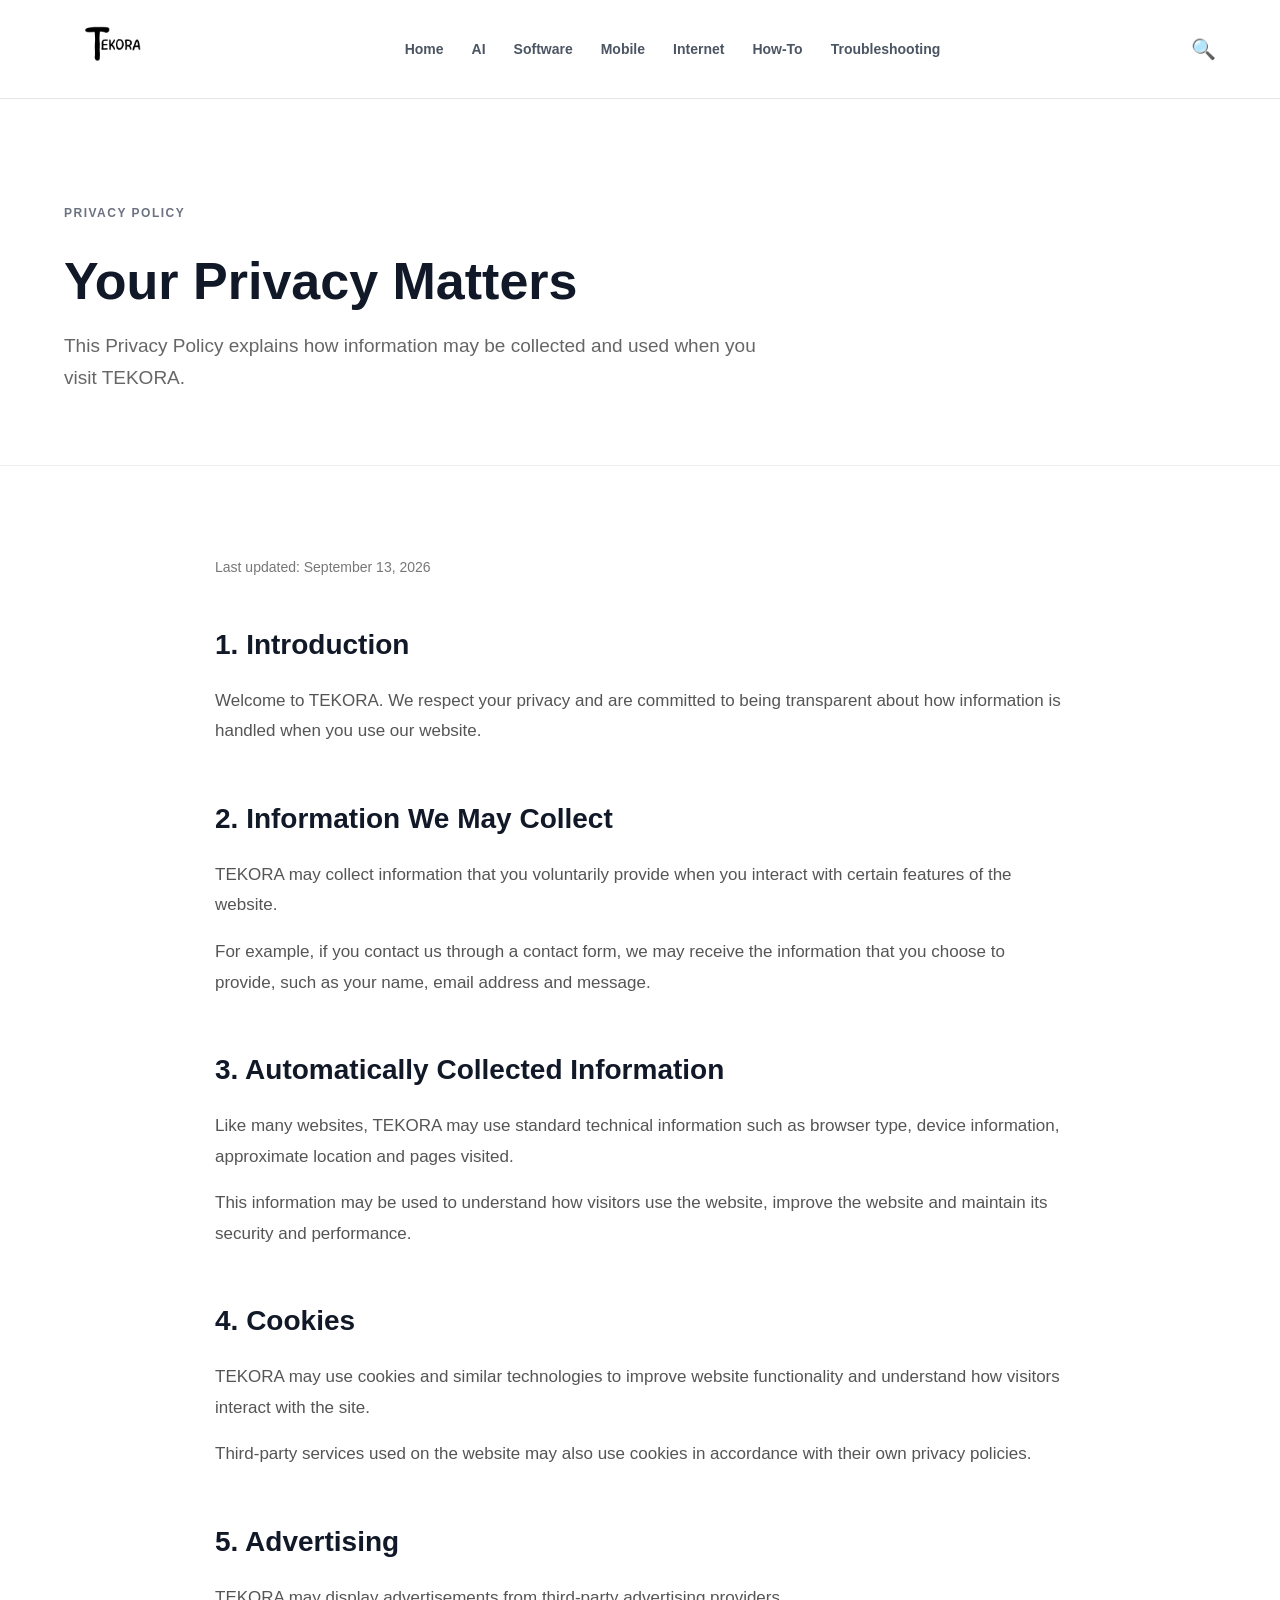
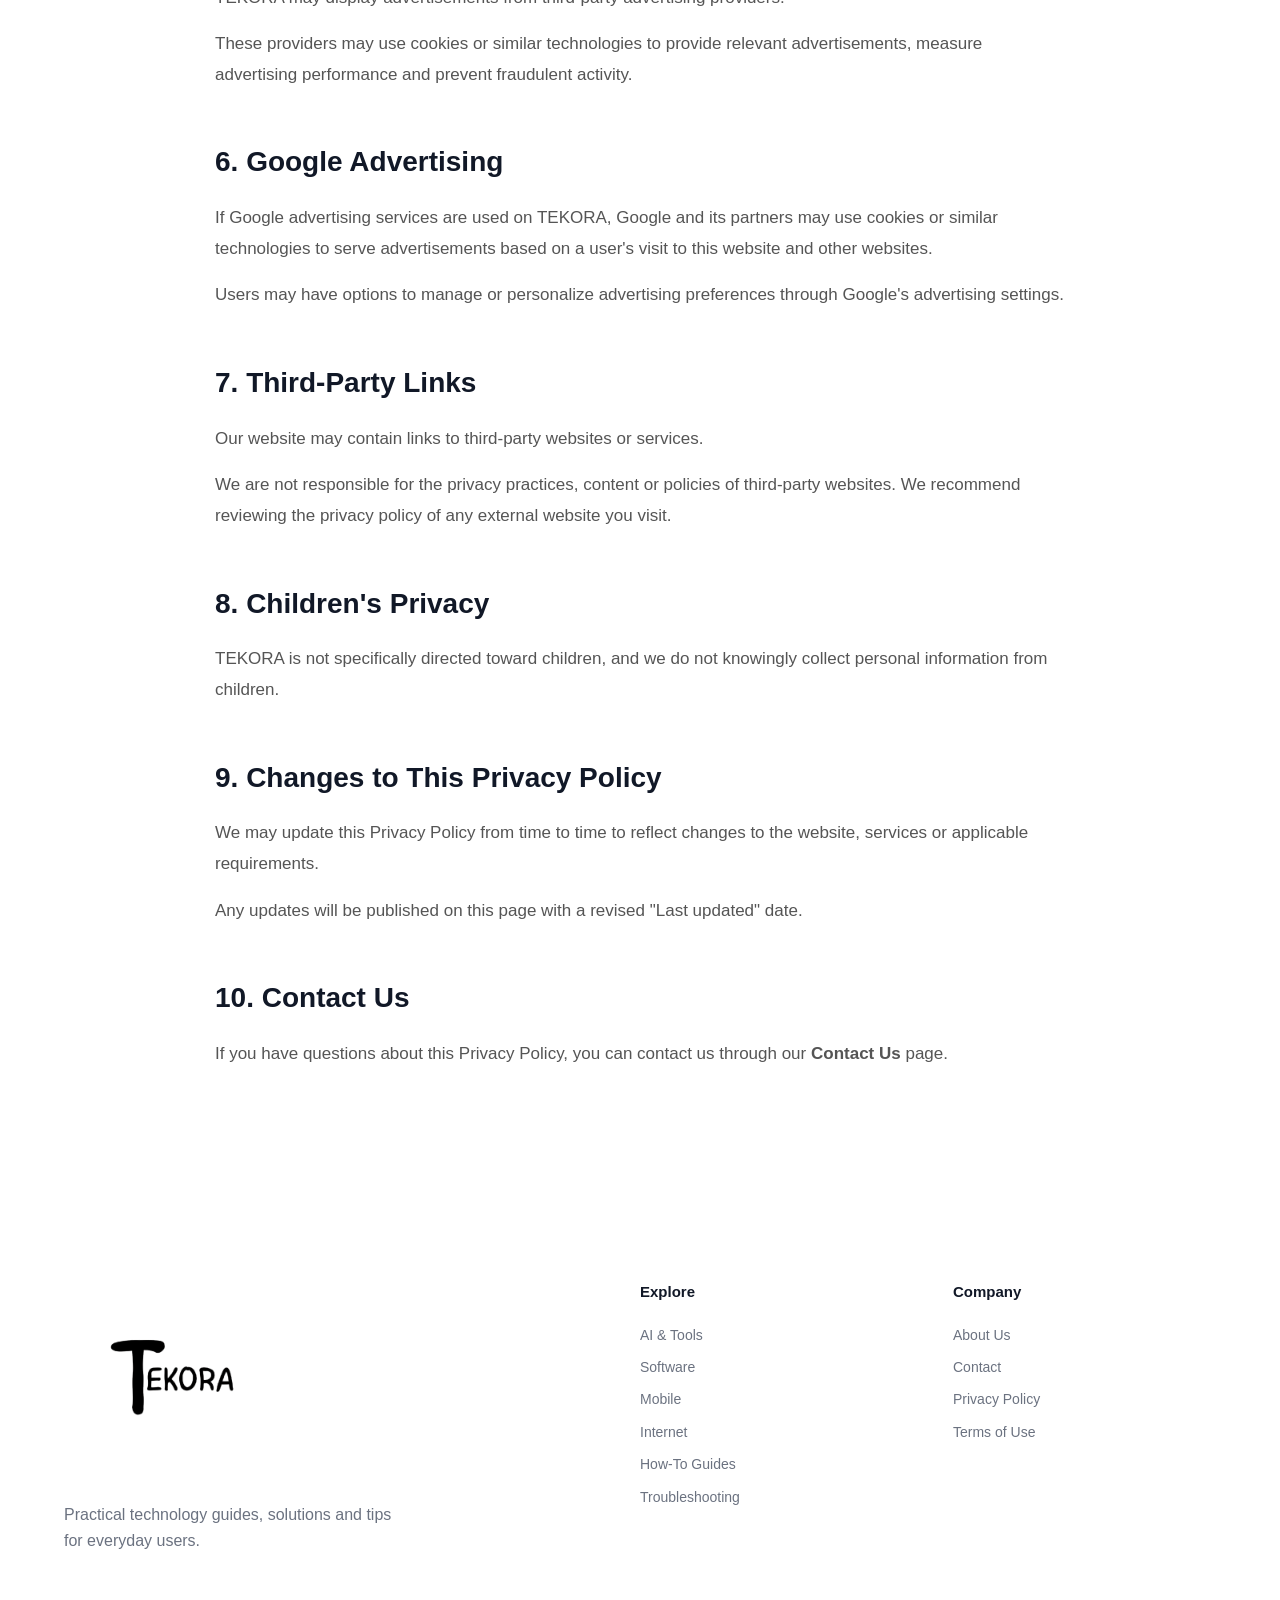
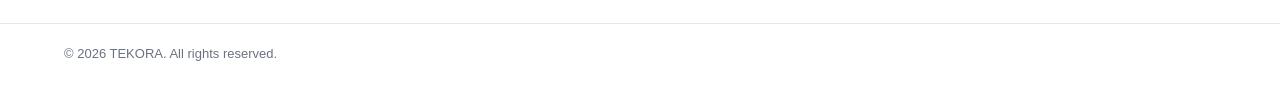
<file: privacy.html>
<!DOCTYPE html>
<html lang="en">

<head>

    <meta charset="UTF-8">

    <meta name="viewport" content="width=device-width, initial-scale=1.0">

    <meta name="description"
        content="Read the TEKORA Privacy Policy to learn how information is handled when you use our website."
    >
    <meta name="robots" content="index, follow">

    <title>Privacy Policy - TEKORA</title>

    <link rel="icon" type="image/png" href="image/favicon-96x96.png" sizes="96x96" />
    <link rel="icon" type="image/svg+xml" href="image/favicon.svg" />
    <link rel="shortcut icon" href="image/favicon.ico" />
    <link rel="apple-touch-icon" sizes="180x180" href="image/apple-touch-icon.png" />
    <link rel="manifest" href="image/site.webmanifest" />

    <link rel="canonical" href="https://tekora.blog/privacy.html">

    <link rel="stylesheet" href="style.css">

</head>


<body>


    <!-- ================= HEADER ================= -->

    <header class="site-header">

        <div class="container header-content">

            <a href="index.html"><img src="image/logo-removebg-preview (1).png" alt="logo image" width="90px" height="90px"></a>
            <!-- <a href="index.html" class="logo">
                TEKORA
            </a> -->


                        <nav class="main-nav">

                <a href="index.html">
                    Home
                </a>

                <a href="ai.html">
                    AI
                </a>

                <a href="software.html">
                    Software
                </a>

                <a href="mobile.html">
                    Mobile
                </a>

                <a href="internet.html">
                    Internet
                </a>

                <a href="howto.html">
                    How-To
                </a>

                <a href="troubleshooting.html">
                    Troubleshooting
                </a>

            </nav>

            <button class="search-button" aria-label="Search">
                🔍
            </button>

        </div>

    </header>



    <!-- ================= PRIVACY POLICY ================= -->

    <main>

        <section class="page-hero">

            <div class="container">

                <span class="section-label">
                    PRIVACY POLICY
                </span>

                <h1>
                    Your Privacy Matters
                </h1>

                <p>
                    This Privacy Policy explains how information may
                    be collected and used when you visit TEKORA.
                </p>

            </div>

        </section>



        <section class="section">

            <div class="container legal-content">


                <p class="last-updated">
                    Last updated: September 13, 2026
                </p>


                <div class="legal-section">

                    <h2>
                        1. Introduction
                    </h2>

                    <p>
                        Welcome to TEKORA. We respect your privacy
                        and are committed to being transparent about
                        how information is handled when you use our
                        website.
                    </p>

                </div>



                <div class="legal-section">

                    <h2>
                        2. Information We May Collect
                    </h2>

                    <p>
                        TEKORA may collect information that you
                        voluntarily provide when you interact with
                        certain features of the website.
                    </p>

                    <p>
                        For example, if you contact us through a contact
                        form, we may receive the information that you
                        choose to provide, such as your name, email
                        address and message.
                    </p>

                </div>



                <div class="legal-section">

                    <h2>
                        3. Automatically Collected Information
                    </h2>

                    <p>
                        Like many websites, TEKORA may use standard
                        technical information such as browser type,
                        device information, approximate location and
                        pages visited.
                    </p>

                    <p>
                        This information may be used to understand how
                        visitors use the website, improve the website
                        and maintain its security and performance.
                    </p>

                </div>



                <div class="legal-section">

                    <h2>
                        4. Cookies
                    </h2>

                    <p>
                        TEKORA may use cookies and similar technologies
                        to improve website functionality and understand
                        how visitors interact with the site.
                    </p>

                    <p>
                        Third-party services used on the website may also
                        use cookies in accordance with their own privacy
                        policies.
                    </p>

                </div>



                <div class="legal-section">

                    <h2>
                        5. Advertising
                    </h2>

                    <p>
                        TEKORA may display advertisements from
                        third-party advertising providers.
                    </p>

                    <p>
                        These providers may use cookies or similar
                        technologies to provide relevant advertisements,
                        measure advertising performance and prevent
                        fraudulent activity.
                    </p>

                </div>



                <div class="legal-section">

                    <h2>
                        6. Google Advertising
                    </h2>

                    <p>
                        If Google advertising services are used on
                        TEKORA, Google and its partners may use
                        cookies or similar technologies to serve
                        advertisements based on a user's visit to this
                        website and other websites.
                    </p>

                    <p>
                        Users may have options to manage or personalize
                        advertising preferences through Google's
                        advertising settings.
                    </p>

                </div>



                <div class="legal-section">

                    <h2>
                        7. Third-Party Links
                    </h2>

                    <p>
                        Our website may contain links to third-party
                        websites or services.
                    </p>

                    <p>
                        We are not responsible for the privacy practices,
                        content or policies of third-party websites.
                        We recommend reviewing the privacy policy of any
                        external website you visit.
                    </p>

                </div>



                <div class="legal-section">

                    <h2>
                        8. Children's Privacy
                    </h2>

                    <p>
                        TEKORA is not specifically directed toward
                        children, and we do not knowingly collect personal
                        information from children.
                    </p>

                </div>



                <div class="legal-section">

                    <h2>
                        9. Changes to This Privacy Policy
                    </h2>

                    <p>
                        We may update this Privacy Policy from time to
                        time to reflect changes to the website, services
                        or applicable requirements.
                    </p>

                    <p>
                        Any updates will be published on this page with
                        a revised "Last updated" date.
                    </p>

                </div>



                <div class="legal-section">

                    <h2>
                        10. Contact Us
                    </h2>

                    <p>
                        If you have questions about this Privacy Policy,
                        you can contact us through our
                        <a href="contact.html">
                            Contact Us
                        </a>
                        page.
                    </p>

                </div>


            </div>

        </section>

    </main>



    <!-- ================= FOOTER ================= -->

    <footer class="site-footer">

        <div class="container footer-grid">

            <div class="footer-about">

                <a href="index.html"><img src="image/logo-removebg-preview (1).png" alt="logo image" width="200px" height="200px"></a>
                <!-- <a href="index.html" class="footer-logo">
                    TEKORA
                </a> -->

                <p>
                    Practical technology guides, solutions and tips
                    for everyday users.
                </p>

            </div>


            <div class="footer-column">

                <h3>
                    Explore
                </h3>

                <a href="ai.html">
                    AI & Tools
                </a>

                <a href="software.html">
                    Software
                </a>

                <a href="mobile.html">
                    Mobile
                </a>

                <a href="internet.html">
                    Internet
                </a>

                <a href="howto.html">
                    How-To Guides
                </a>

                <a href="troubleshooting.html">
                    Troubleshooting
                </a>

            </div>


            <div class="footer-column">

                <h3>
                    Company
                </h3>

                <a href="about.html">
                    About Us
                </a>

                <a href="contact.html">
                    Contact
                </a>

                <a href="privacy.html">
                    Privacy Policy
                </a>

                <a href="terms.html">
                    Terms of Use
                </a>

            </div>

        </div>


        <div class="footer-bottom">

            <div class="container">

                <p>
                    © 2026 TEKORA. All rights reserved.
                </p>

            </div>

        </div>

    </footer>


    <script src="script.js"></script>

</body>

</html>
</file>
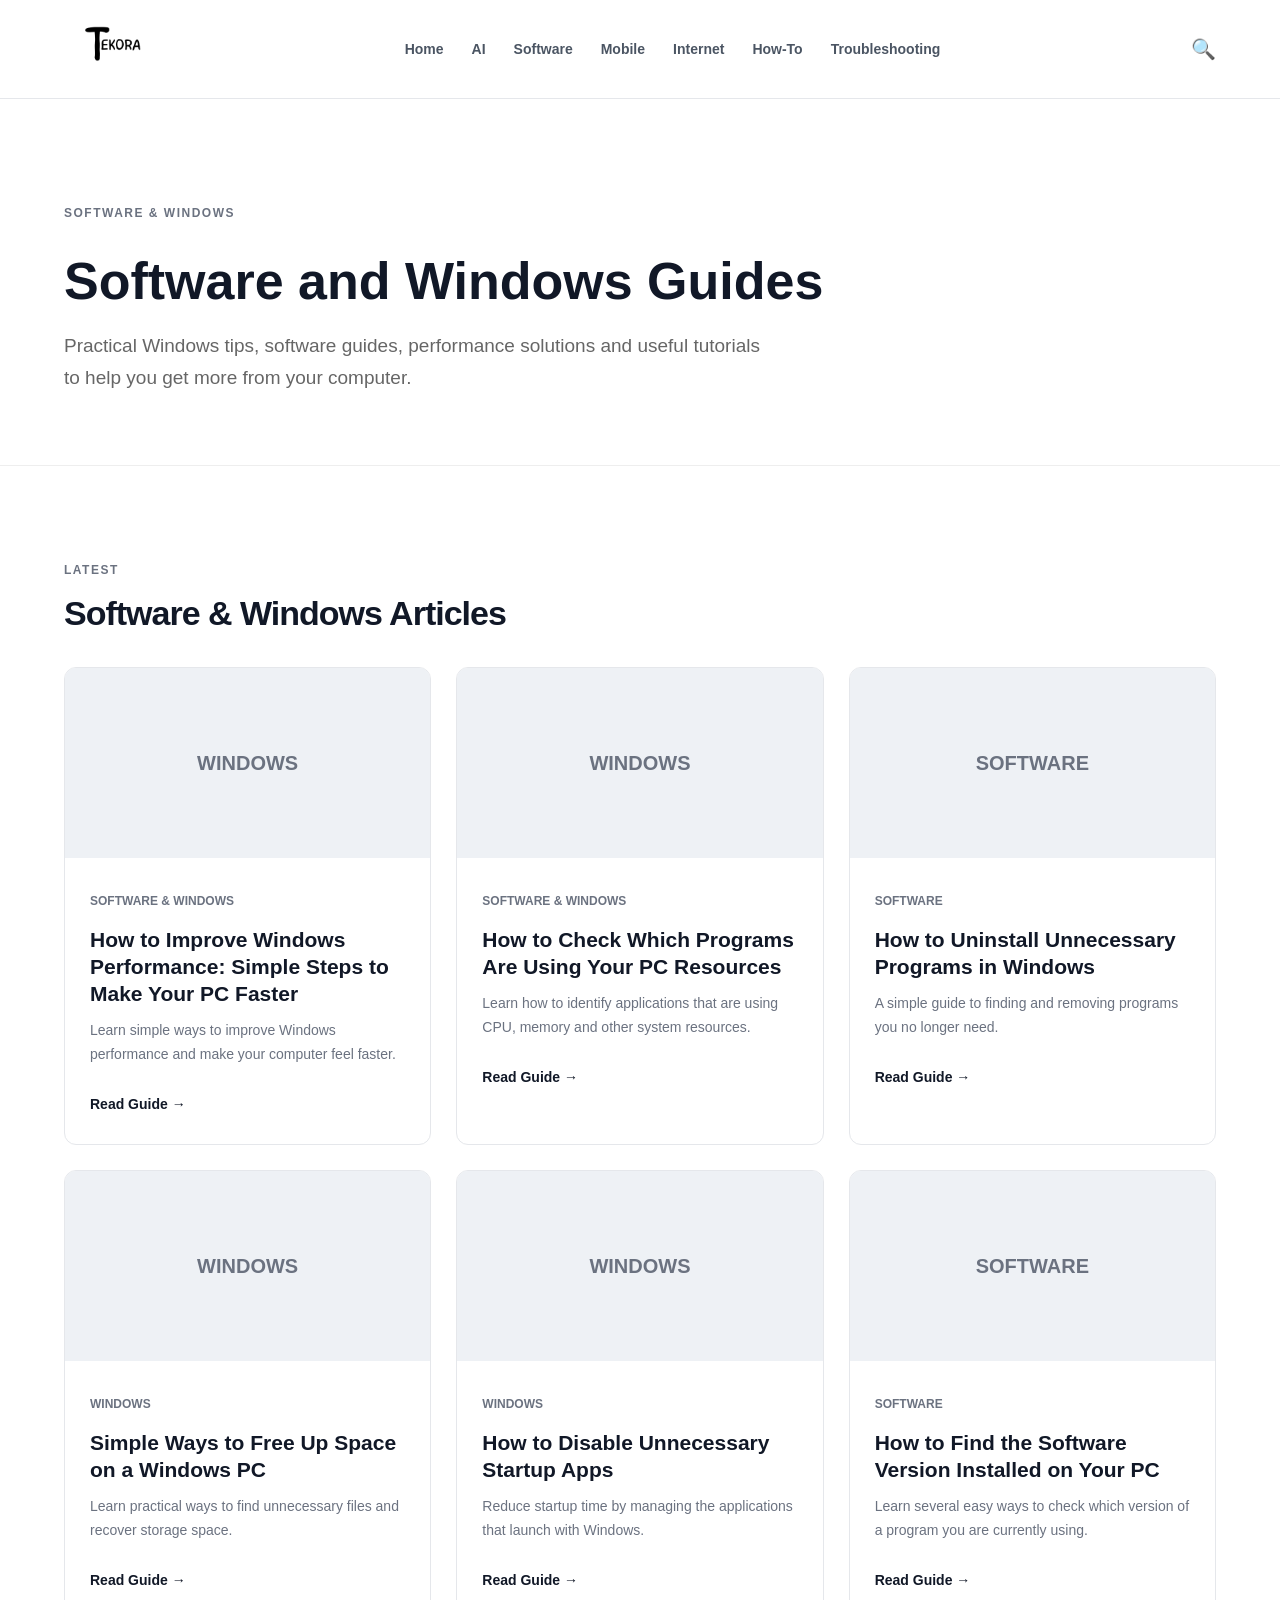
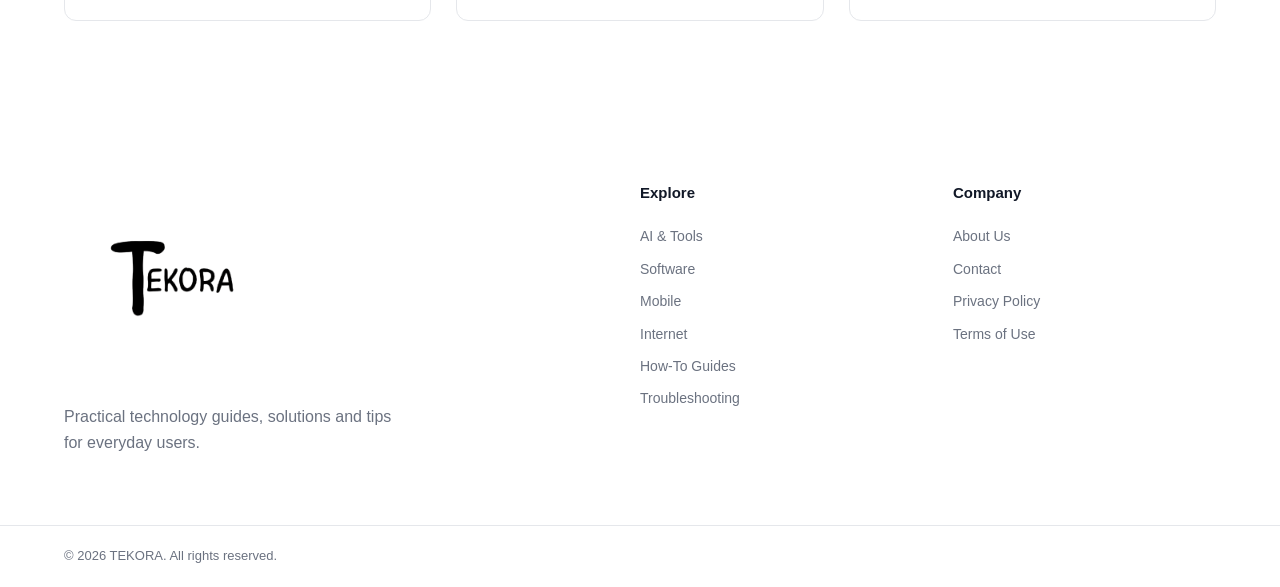
<file: software.html>
<!DOCTYPE html>
<html lang="en">

<head>

    <meta charset="UTF-8">

    <meta name="viewport" content="width=device-width, initial-scale=1.0">

    <meta name="description"
        content="Windows software guides, PC tips, and practical solutions for everyday computer users."
    >
    <meta name="robots" content="index, follow">

    <title>Software - TEKORA</title>

    <link rel="icon" type="image/png" href="image/favicon-96x96.png" sizes="96x96" />
    <link rel="icon" type="image/svg+xml" href="image/favicon.svg" />
    <link rel="shortcut icon" href="image/favicon.ico" />
    <link rel="apple-touch-icon" sizes="180x180" href="image/apple-touch-icon.png" />
    <link rel="manifest" href="image/site.webmanifest" />

    <link rel="canonical" href="https://tekora.blog/software.html">
    
    <link rel="stylesheet" href="style.css">

</head>


<body>


    <!-- ================= HEADER ================= -->

    <header class="site-header">

        <div class="container header-content">

            <a href="index.html"><img src="image/logo-removebg-preview (1).png" alt="logo image" width="90px" height="90px"></a>
            <!-- <a href="index.html" class="logo">
                TEKORA
            </a> -->

            <nav class="main-nav">

                <a href="index.html">
                    Home
                </a>

                <a href="ai.html">
                    AI
                </a>

                <a href="software.html">
                    Software
                </a>

                <a href="mobile.html">
                    Mobile
                </a>

                <a href="internet.html">
                    Internet
                </a>

                <a href="howto.html">
                    How-To
                </a>

                <a href="troubleshooting.html">
                    Troubleshooting
                </a>

            </nav>

            <button class="search-button" aria-label="Search">
                🔍
            </button>

        </div>

    </header>



    <!-- ================= CATEGORY HERO ================= -->

    <main>

        <section class="page-hero">

            <div class="container">

                <span class="section-label">
                    SOFTWARE & WINDOWS
                </span>

                <h1>
                    Software and Windows Guides
                </h1>

                <p>
                    Practical Windows tips, software guides,
                    performance solutions and useful tutorials
                    to help you get more from your computer.
                </p>

            </div>

        </section>



        <!-- ================= ARTICLES ================= -->

        <section class="section">

            <div class="container">

                <div class="section-heading">

                    <div>

                        <span class="section-label">
                            LATEST
                        </span>

                        <h2>
                            Software & Windows Articles
                        </h2>

                    </div>

                </div>


                <div class="articles-grid">


                    <!-- ARTICLE 1 -->

                    <a href="article.html?id=windows-performance" class="article-card">

                        <div class="article-image">
                            WINDOWS
                        </div>

                        <div class="article-content">

                            <span class="category">
                                Software & Windows
                            </span>

                            <h3>
                                How to Improve Windows Performance: Simple Steps to Make Your PC Faster
                            </h3>

                            <p>
                                Learn simple ways to improve Windows
                                performance and make your computer
                                feel faster.
                            </p>

                            <span class="read-more">
                                Read Guide →
                            </span>

                        </div>

                    </a>



                    <!-- ARTICLE 2 -->

                    <a href="article.html?id=pc-resources" class="article-card">

                        <div class="article-image">
                            WINDOWS
                        </div>

                        <div class="article-content">

                            <span class="category">
                                Software & Windows
                            </span>

                            <h3>
                                How to Check Which Programs Are Using Your PC Resources
                            </h3>

                            <p>
                                Learn how to identify applications that
                                are using CPU, memory and other system
                                resources.
                            </p>

                            <span class="read-more">
                                Read Guide →
                            </span>

                        </div>

                    </a>



                    <!-- ARTICLE 3 -->

                    <a href="article.html?id=uninstall-programs" class="article-card">

                        <div class="article-image">
                            SOFTWARE
                        </div>

                        <div class="article-content">

                            <span class="category">
                                Software
                            </span>

                            <h3>
                                How to Uninstall Unnecessary Programs in Windows
                            </h3>

                            <p>
                                A simple guide to finding and removing
                                programs you no longer need.
                            </p>

                            <span class="read-more">
                                Read Guide →
                            </span>

                        </div>

                    </a>



                    <!-- ARTICLE 4 -->

                    <a href="article.html?id=free-windows-space" class="article-card">

                        <div class="article-image">
                            WINDOWS
                        </div>

                        <div class="article-content">

                            <span class="category">
                                Windows
                            </span>

                            <h3>
                                Simple Ways to Free Up Space on a Windows PC
                            </h3>

                            <p>
                                Learn practical ways to find unnecessary
                                files and recover storage space.
                            </p>

                            <span class="read-more">
                                Read Guide →
                            </span>

                        </div>

                    </a>



                    <!-- ARTICLE 5 -->

                    <a href="article.html?id=disable-startup-apps" class="article-card">

                        <div class="article-image">
                            WINDOWS
                        </div>

                        <div class="article-content">

                            <span class="category">
                                Windows
                            </span>

                            <h3>
                                How to Disable Unnecessary Startup Apps
                            </h3>

                            <p>
                                Reduce startup time by managing the
                                applications that launch with Windows.
                            </p>

                            <span class="read-more">
                                Read Guide →
                            </span>

                        </div>

                    </a>



                    <!-- ARTICLE 6 -->

                    <a href="article.html?id=find-software-version" class="article-card">

                        <div class="article-image">
                            SOFTWARE
                        </div>

                        <div class="article-content">

                            <span class="category">
                                Software
                            </span>

                            <h3>
                                How to Find the Software Version Installed on Your PC
                            </h3>

                            <p>
                                Learn several easy ways to check which
                                version of a program you are currently using.
                            </p>

                            <span class="read-more">
                                Read Guide →
                            </span>

                        </div>

                    </a>


                </div>

            </div>

        </section>

    </main>



    <!-- ================= FOOTER ================= -->

    <footer class="site-footer">

        <div class="container footer-grid">

            <div class="footer-about">

                <a href="index.html"><img src="image/logo-removebg-preview (1).png" alt="logo image" width="200px" height="200px"></a>
                <!-- <a href="index.html" class="footer-logo">
                    TEKORA
                </a> -->

                <p>
                    Practical technology guides, solutions and tips
                    for everyday users.
                </p>

            </div>


            <div class="footer-column">

                <h3>
                    Explore
                </h3>

                <a href="ai.html">
                    AI & Tools
                </a>

                <a href="software.html">
                    Software
                </a>

                <a href="mobile.html">
                    Mobile
                </a>

                <a href="internet.html">
                    Internet
                </a>

                <a href="howto.html">
                    How-To Guides
                </a>

                <a href="troubleshooting.html">
                    Troubleshooting
                </a>

            </div>


            <div class="footer-column">

                <h3>
                    Company
                </h3>

                <a href="about.html">
                    About Us
                </a>

                <a href="contact.html">
                    Contact
                </a>

                <a href="privacy.html">
                    Privacy Policy
                </a>

                <a href="terms.html">
                    Terms of Use
                </a>

            </div>

        </div>


        <div class="footer-bottom">

            <div class="container">

                <p>
                    © 2026 TEKORA. All rights reserved.
                </p>

            </div>

        </div>

    </footer>


    <script src="script.js"></script>

</body>

</html>
</file>
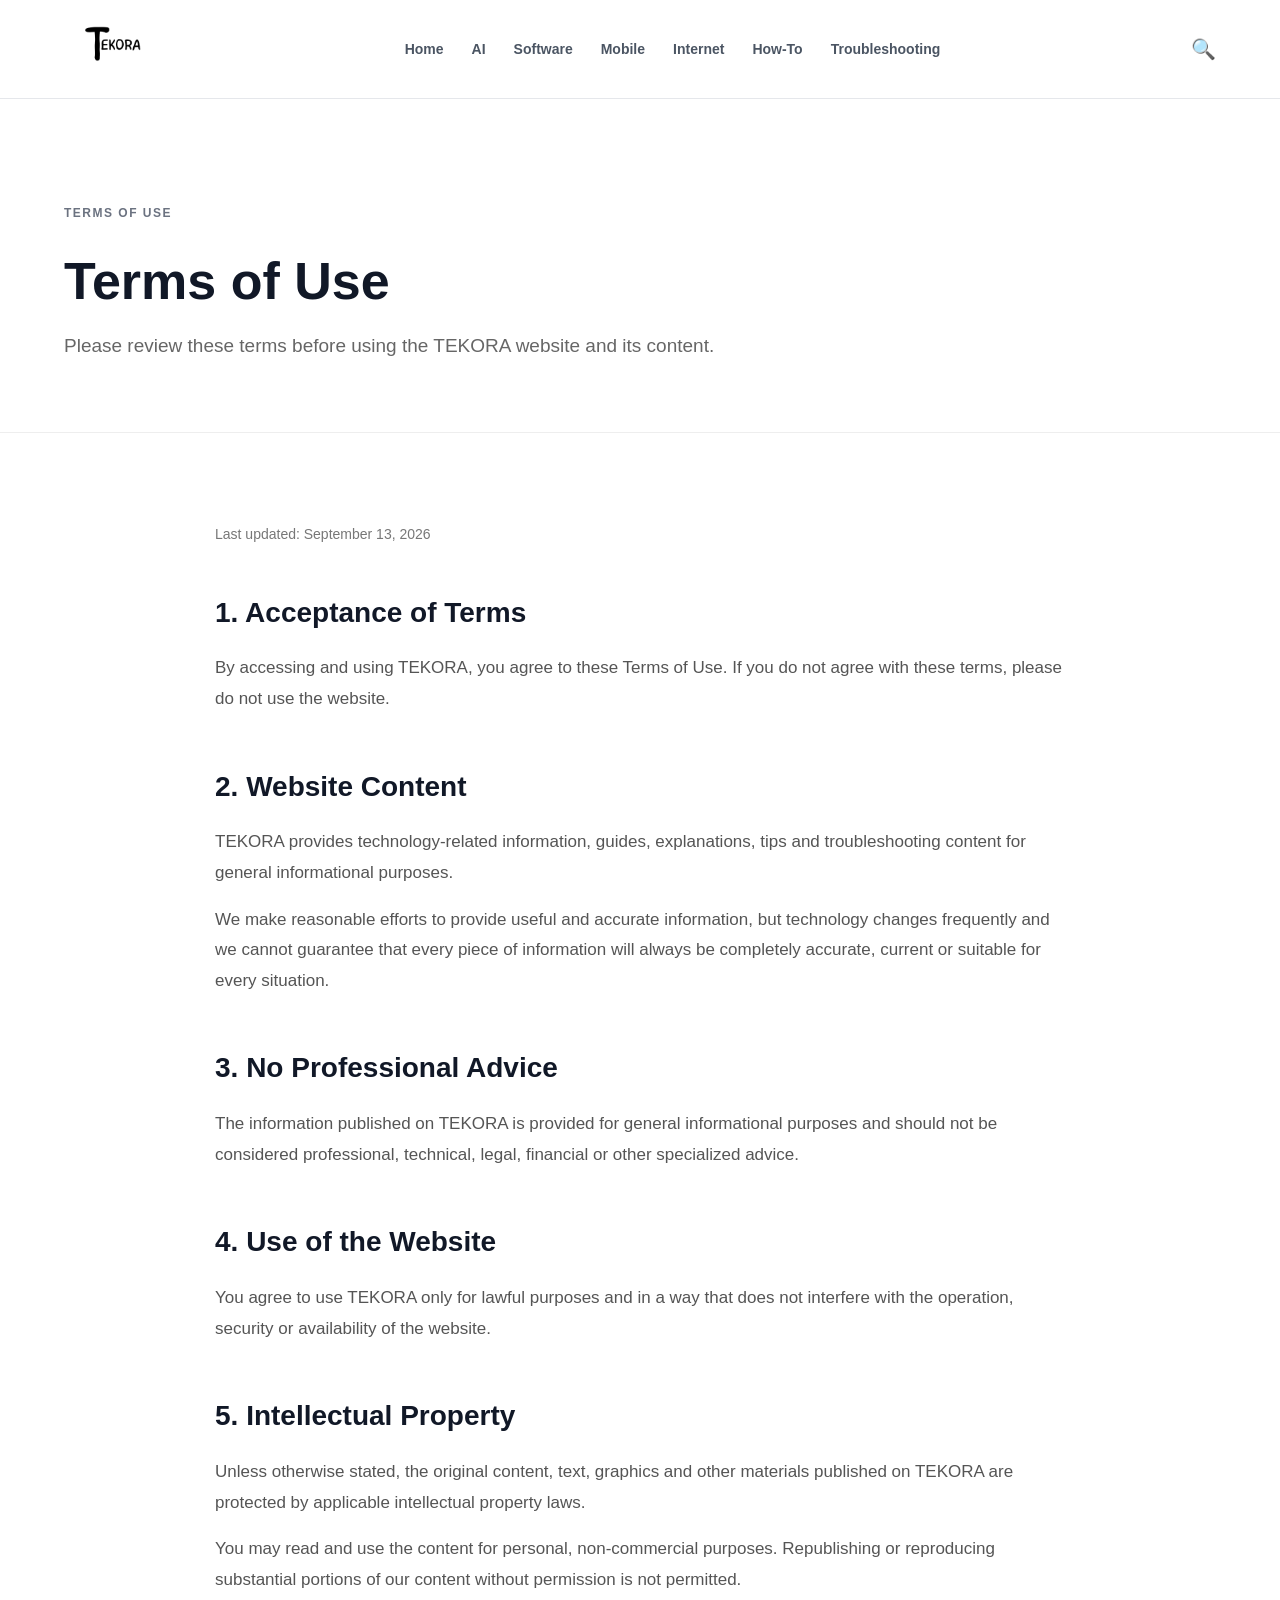
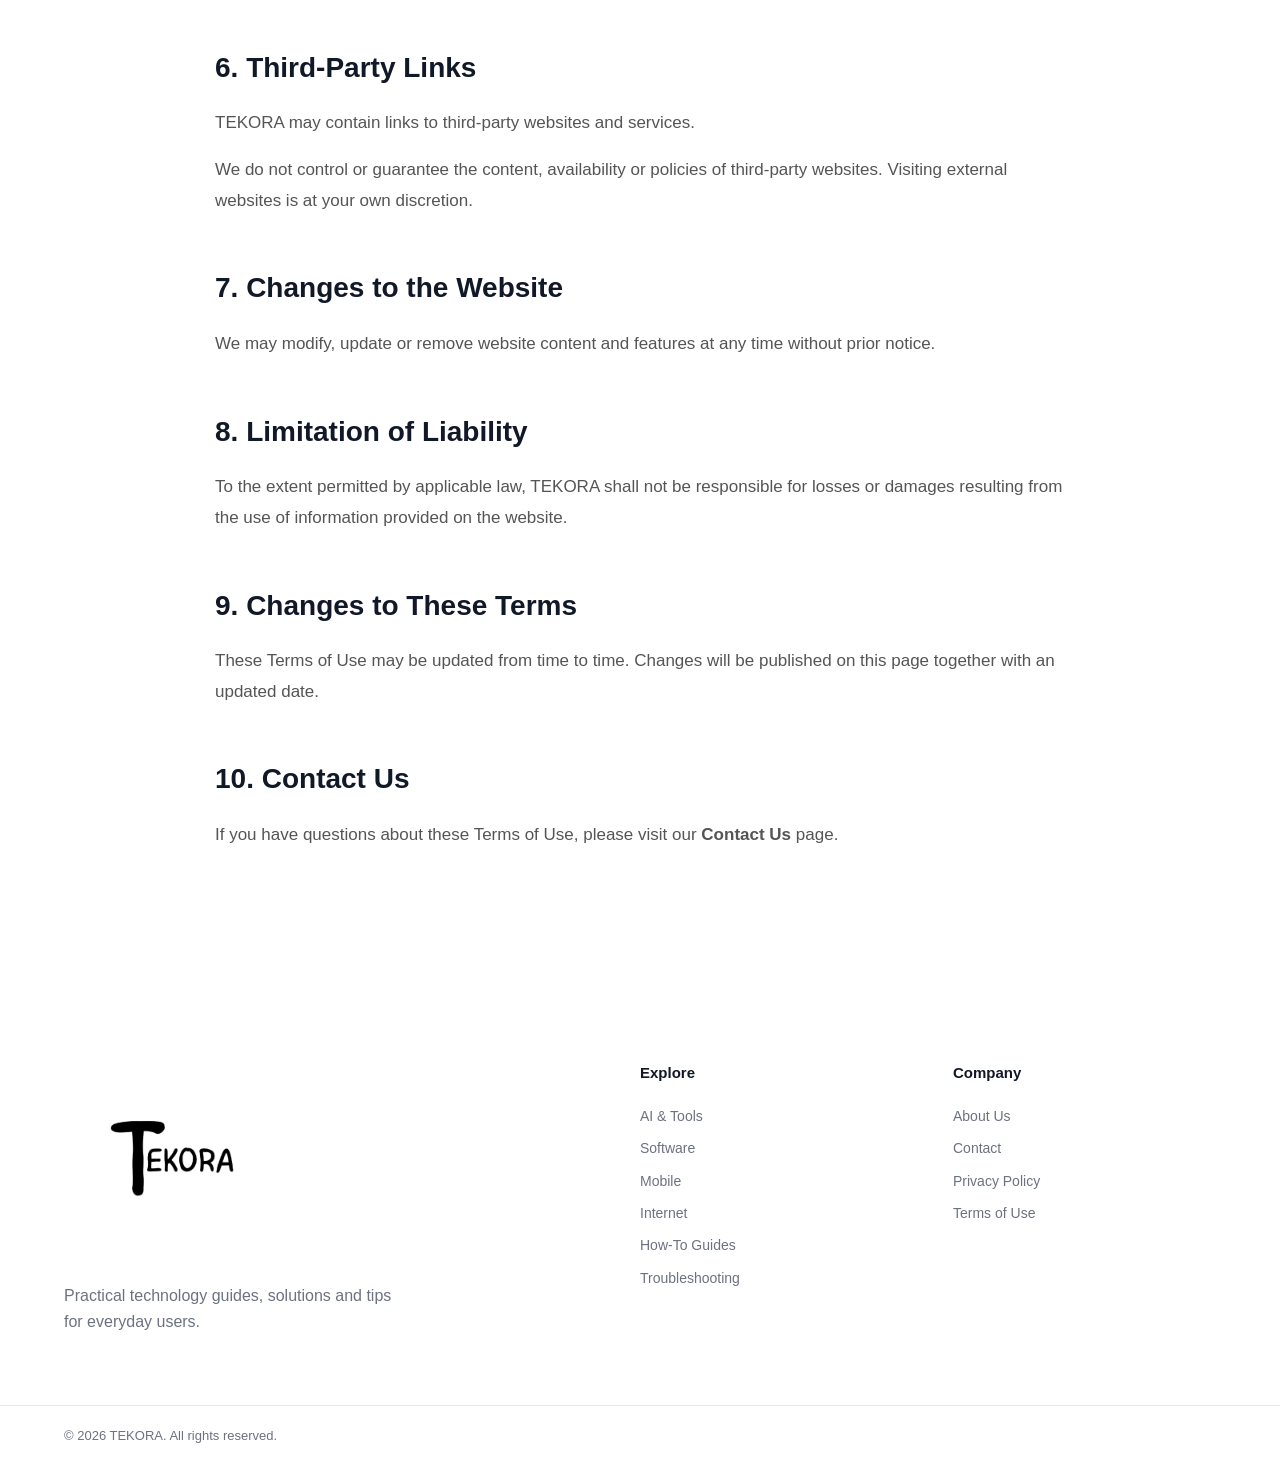
<file: terms.html>
<!DOCTYPE html>
<html lang="en">

<head>

    <meta charset="UTF-8">

    <meta name="viewport" content="width=device-width, initial-scale=1.0">

    <meta name="description"
        content="Read the TEKORA Terms of Use and learn about the rules and conditions for using our website."
    >
    <meta name="robots" content="index, follow">

    <title>Terms of Use - TEKORA</title>

    <link rel="icon" type="image/png" href="image/favicon-96x96.png" sizes="96x96" />
    <link rel="icon" type="image/svg+xml" href="image/favicon.svg" />
    <link rel="shortcut icon" href="image/favicon.ico" />
    <link rel="apple-touch-icon" sizes="180x180" href="image/apple-touch-icon.png" />
    <link rel="manifest" href="image/site.webmanifest" />

    <link rel="canonical" href="https://tekora.blog/terms.html">

    <link rel="stylesheet" href="style.css">

</head>


<body>


    <!-- ================= HEADER ================= -->

    <header class="site-header">

        <div class="container header-content">

            <a href="index.html"><img src="image/logo-removebg-preview (1).png" alt="logo image" width="90px" height="90px"></a>
            <!-- <a href="index.html" class="logo">
                TEKORA
            </a> -->

                        <nav class="main-nav">

                <a href="index.html">
                    Home
                </a>

                <a href="ai.html">
                    AI
                </a>

                <a href="software.html">
                    Software
                </a>

                <a href="mobile.html">
                    Mobile
                </a>

                <a href="internet.html">
                    Internet
                </a>

                <a href="howto.html">
                    How-To
                </a>

                <a href="troubleshooting.html">
                    Troubleshooting
                </a>

            </nav>

            <button class="search-button" aria-label="Search">
                🔍
            </button>

        </div>

    </header>



    <!-- ================= TERMS ================= -->

    <main>

        <section class="page-hero">

            <div class="container">

                <span class="section-label">
                    TERMS OF USE
                </span>

                <h1>
                    Terms of Use
                </h1>

                <p>
                    Please review these terms before using the TEKORA
                    website and its content.
                </p>

            </div>

        </section>



        <section class="section">

            <div class="container legal-content">

                <p class="last-updated">
                    Last updated: September 13, 2026
                </p>


                <div class="legal-section">

                    <h2>
                        1. Acceptance of Terms
                    </h2>

                    <p>
                        By accessing and using TEKORA, you agree to
                        these Terms of Use. If you do not agree with
                        these terms, please do not use the website.
                    </p>

                </div>



                <div class="legal-section">

                    <h2>
                        2. Website Content
                    </h2>

                    <p>
                        TEKORA provides technology-related information,
                        guides, explanations, tips and troubleshooting
                        content for general informational purposes.
                    </p>

                    <p>
                        We make reasonable efforts to provide useful and
                        accurate information, but technology changes
                        frequently and we cannot guarantee that every
                        piece of information will always be completely
                        accurate, current or suitable for every situation.
                    </p>

                </div>



                <div class="legal-section">

                    <h2>
                        3. No Professional Advice
                    </h2>

                    <p>
                        The information published on TEKORA is provided
                        for general informational purposes and should not
                        be considered professional, technical, legal,
                        financial or other specialized advice.
                    </p>

                </div>



                <div class="legal-section">

                    <h2>
                        4. Use of the Website
                    </h2>

                    <p>
                        You agree to use TEKORA only for lawful
                        purposes and in a way that does not interfere
                        with the operation, security or availability
                        of the website.
                    </p>

                </div>



                <div class="legal-section">

                    <h2>
                        5. Intellectual Property
                    </h2>

                    <p>
                        Unless otherwise stated, the original content,
                        text, graphics and other materials published
                        on TEKORA are protected by applicable
                        intellectual property laws.
                    </p>

                    <p>
                        You may read and use the content for personal,
                        non-commercial purposes. Republishing or
                        reproducing substantial portions of our content
                        without permission is not permitted.
                    </p>

                </div>



                <div class="legal-section">

                    <h2>
                        6. Third-Party Links
                    </h2>

                    <p>
                        TEKORA may contain links to third-party
                        websites and services.
                    </p>

                    <p>
                        We do not control or guarantee the content,
                        availability or policies of third-party websites.
                        Visiting external websites is at your own
                        discretion.
                    </p>

                </div>



                <div class="legal-section">

                    <h2>
                        7. Changes to the Website
                    </h2>

                    <p>
                        We may modify, update or remove website content
                        and features at any time without prior notice.
                    </p>

                </div>



                <div class="legal-section">

                    <h2>
                        8. Limitation of Liability
                    </h2>

                    <p>
                        To the extent permitted by applicable law,
                        TEKORA shall not be responsible for losses
                        or damages resulting from the use of information
                        provided on the website.
                    </p>

                </div>



                <div class="legal-section">

                    <h2>
                        9. Changes to These Terms
                    </h2>

                    <p>
                        These Terms of Use may be updated from time to
                        time. Changes will be published on this page
                        together with an updated date.
                    </p>

                </div>



                <div class="legal-section">

                    <h2>
                        10. Contact Us
                    </h2>

                    <p>
                        If you have questions about these Terms of Use,
                        please visit our
                        <a href="contact.html">
                            Contact Us
                        </a>
                        page.
                    </p>

                </div>


            </div>

        </section>

    </main>



    <!-- ================= FOOTER ================= -->

    <footer class="site-footer">

        <div class="container footer-grid">

            <div class="footer-about">

                <a href="index.html"><img src="image/logo-removebg-preview (1).png" alt="logo image" width="200px" height="200px"></a>
                <!-- <a href="index.html" class="footer-logo">
                    TEKORA
                </a> -->

                <p>
                    Practical technology guides, solutions and tips
                    for everyday users.
                </p>

            </div>


            <div class="footer-column">

                <h3>
                    Explore
                </h3>

                <a href="ai.html">
                    AI & Tools
                </a>

                <a href="software.html">
                    Software
                </a>

                <a href="mobile.html">
                    Mobile
                </a>

                <a href="internet.html">
                    Internet
                </a>

                <a href="howto.html">
                    How-To Guides
                </a>

                <a href="troubleshooting.html">
                    Troubleshooting
                </a>

            </div>


            <div class="footer-column">

                <h3>
                    Company
                </h3>

                <a href="about.html">
                    About Us
                </a>

                <a href="contact.html">
                    Contact
                </a>

                <a href="privacy.html">
                    Privacy Policy
                </a>

                <a href="terms.html">
                    Terms of Use
                </a>

            </div>

        </div>


        <div class="footer-bottom">

            <div class="container">

                <p>
                    © 2026 TEKORA. All rights reserved.
                </p>

            </div>

        </div>

    </footer>


    <script src="script.js"></script>

</body>

</html>
</file>
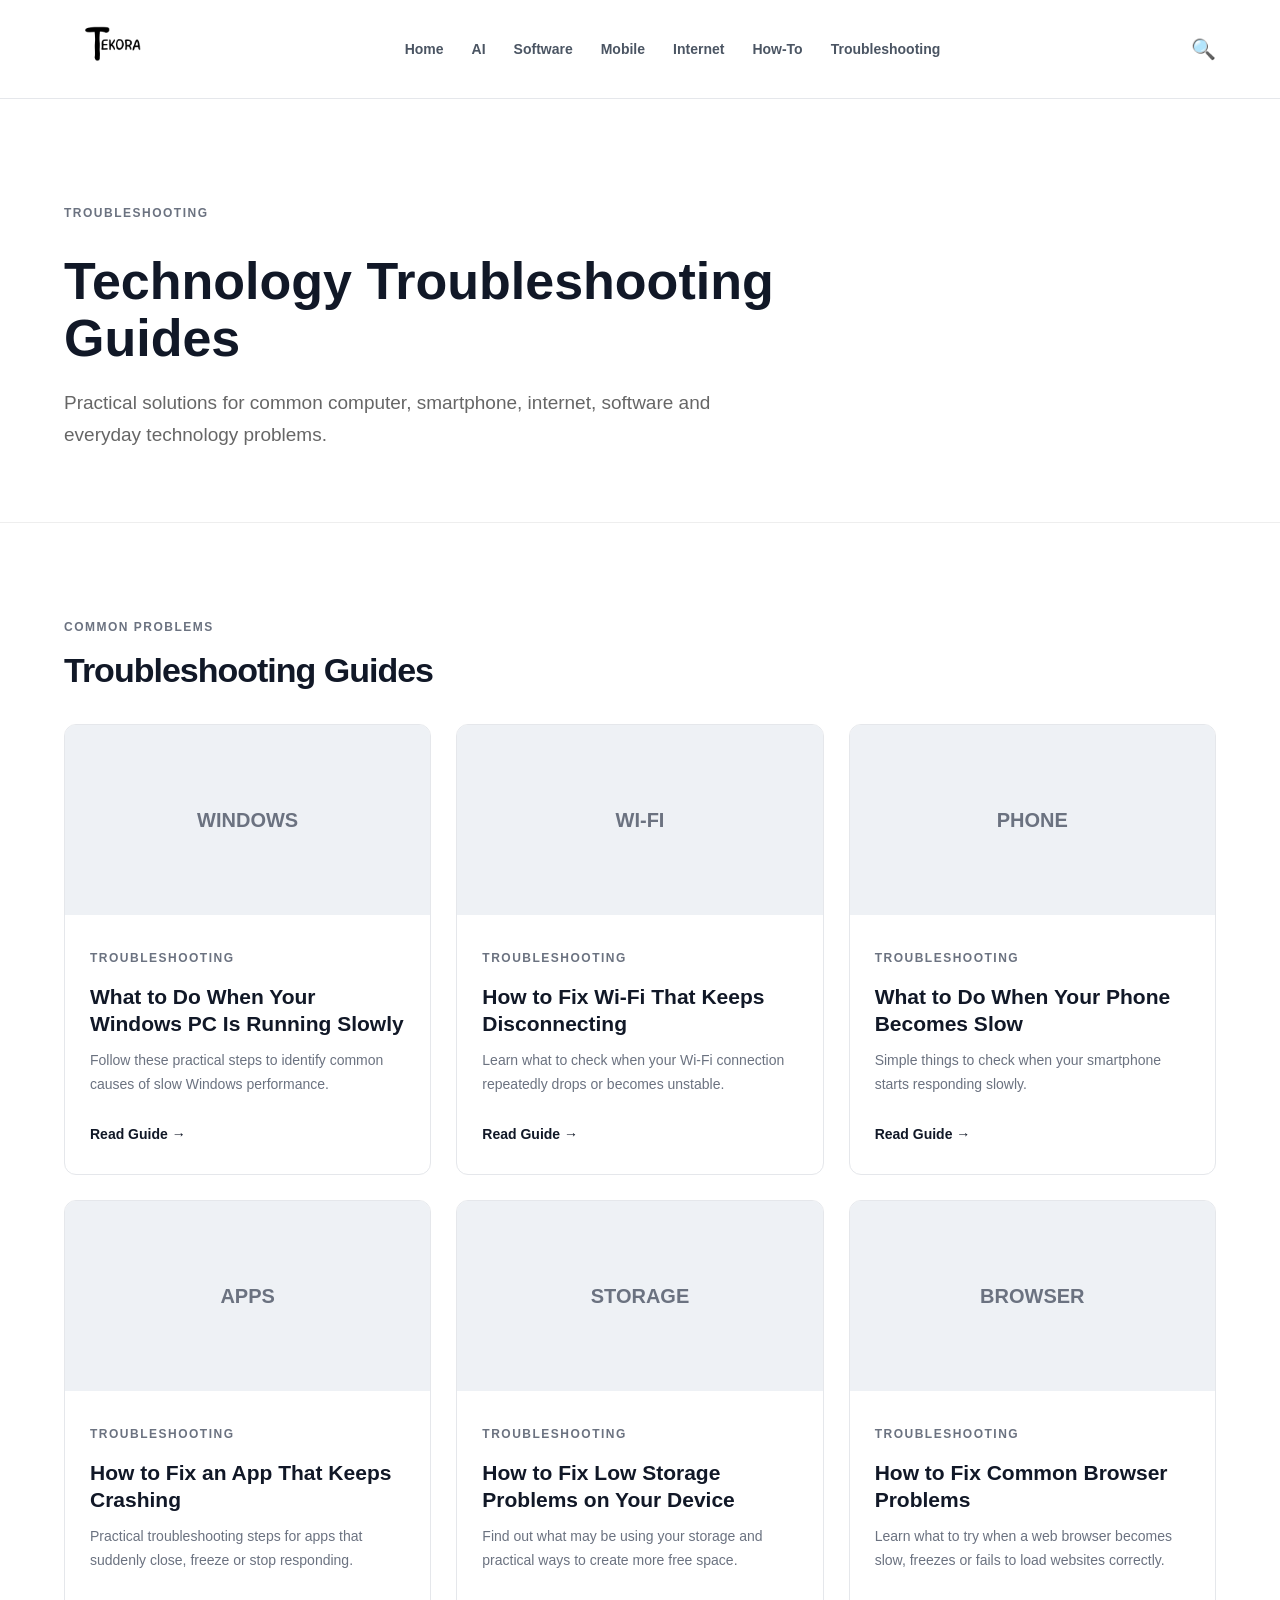
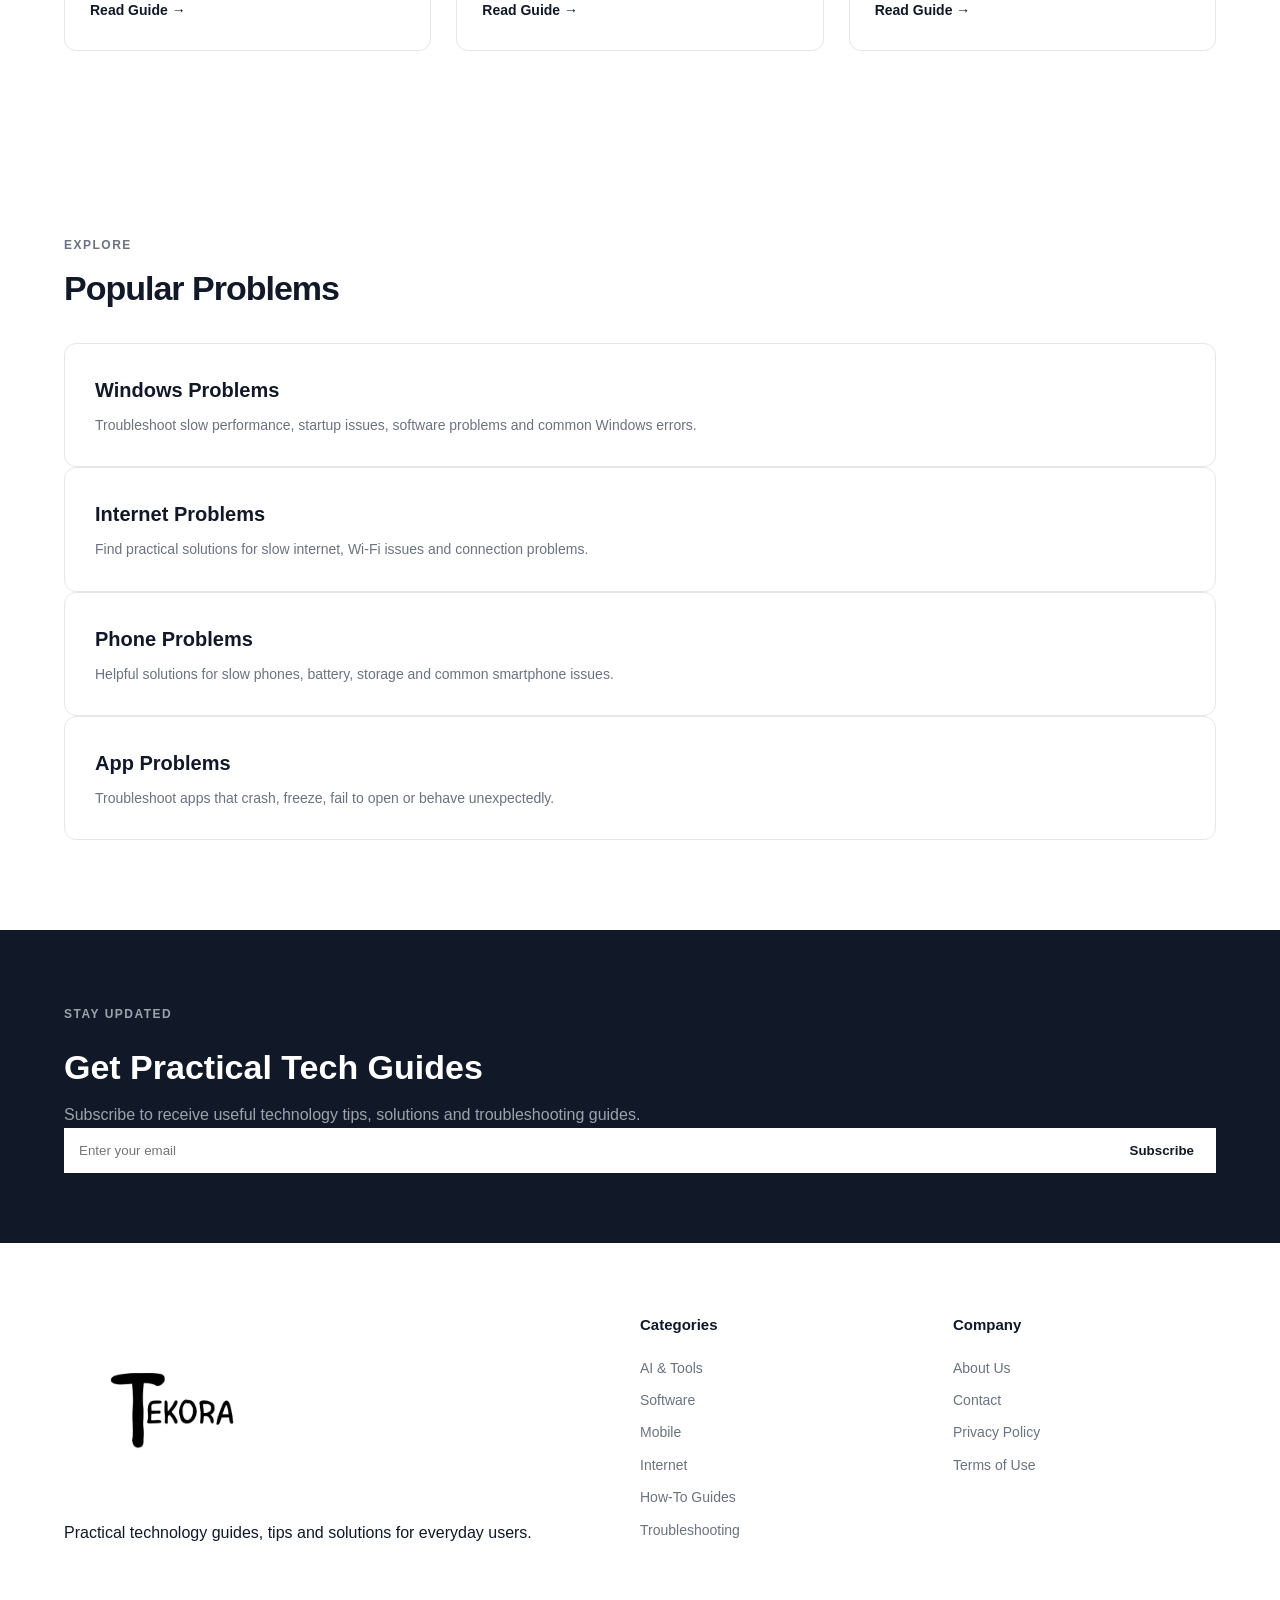
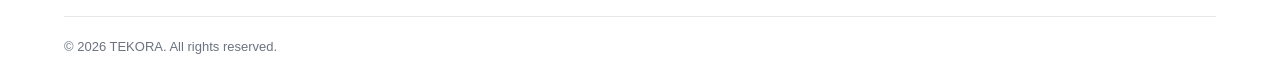
<file: troubleshooting.html>
<!DOCTYPE html>
<html lang="en">

<head>
    <meta charset="UTF-8">

    <meta name="viewport" content="width=device-width, initial-scale=1.0">

    <meta name="description" 
        content="Practical troubleshooting guides for Windows, smartphones, apps, browsers, storage, and common technology problems."
    >
    <meta name="robots" content="index, follow">

    <title>Troubleshooting - TEKORA</title>

    <link rel="icon" type="image/png" href="image/favicon-96x96.png" sizes="96x96" />
    <link rel="icon" type="image/svg+xml" href="image/favicon.svg" />
    <link rel="shortcut icon" href="image/favicon.ico" />
    <link rel="apple-touch-icon" sizes="180x180" href="image/apple-touch-icon.png" />
    <link rel="manifest" href="image/site.webmanifest" />

    <link rel="canonical" href="https://tekora.blog/troubleshooting.html">

    <link rel="stylesheet" href="style.css">
</head>

<body>

    <!-- Header -->
    <header class="site-header">

        <div class="container header-content">

            <a href="index.html"><img src="image/logo-removebg-preview (1).png" alt="logo image" width="90px" height="90px"></a>
            <!-- <a href="index.html" class="logo">
                TEKORA
            </a> -->

            <nav class="main-nav">

                <a href="index.html">
                    Home
                </a>

                <a href="ai.html">
                    AI
                </a>

                <a href="software.html">
                    Software
                </a>

                <a href="mobile.html">
                    Mobile
                </a>

                <a href="internet.html">
                    Internet
                </a>

                <a href="howto.html">
                    How-To
                </a>

                <a href="troubleshooting.html">
                    Troubleshooting
                </a>

            </nav>

            <button class="search-button" aria-label="Search">
                🔍
            </button>

        </div>

    </header>


    <!-- Page Hero -->
    <section class="page-hero">

        <div class="container">

            <span class="section-label">
                TROUBLESHOOTING
            </span>

            <h1>
                Technology Troubleshooting Guides
            </h1>

            <p>
                Practical solutions for common computer, smartphone,
                internet, software and everyday technology problems.
            </p>

        </div>

    </section>


    <!-- Latest Troubleshooting Guides -->
    <section class="section">

        <div class="container">

            <div class="section-heading">

                <div>

                    <span class="section-label">
                        COMMON PROBLEMS
                    </span>

                    <h2>
                        Troubleshooting Guides
                    </h2>

                </div>

            </div>


            <div class="articles-grid">


                <!-- Article 1 -->
                <a href="article.html?id=windows-running-slowly" class="article-card">

                    <div class="article-image">
                        WINDOWS
                    </div>

                    <div class="article-content">

                        <span class="article-category">
                            TROUBLESHOOTING
                        </span>

                        <h3>
                            What to Do When Your Windows PC Is Running Slowly
                        </h3>

                        <p>
                            Follow these practical steps to identify common
                            causes of slow Windows performance.
                        </p>

                        <span class="read-more">
                            Read Guide →
                        </span>

                    </div>

                </a>


                <!-- Article 2 -->
                <a href="article.html?id=fix-wifi-disconnecting" class="article-card">

                    <div class="article-image">
                        WI-FI
                    </div>

                    <div class="article-content">

                        <span class="article-category">
                            TROUBLESHOOTING
                        </span>

                        <h3>
                            How to Fix Wi-Fi That Keeps Disconnecting
                        </h3>

                        <p>
                            Learn what to check when your Wi-Fi connection
                            repeatedly drops or becomes unstable.
                        </p>

                        <span class="read-more">
                            Read Guide →
                        </span>

                    </div>

                </a>


                <!-- Article 3 -->
                <a href="article.html?id=slow-phone" class="article-card">

                    <div class="article-image">
                        PHONE
                    </div>

                    <div class="article-content">

                        <span class="article-category">
                            TROUBLESHOOTING
                        </span>

                        <h3>
                            What to Do When Your Phone Becomes Slow
                        </h3>

                        <p>
                            Simple things to check when your smartphone
                            starts responding slowly.
                        </p>

                        <span class="read-more">
                            Read Guide →
                        </span>

                    </div>

                </a>


                <!-- Article 4 -->
                <a href="article.html?id=app-keeps-crashing" class="article-card">

                    <div class="article-image">
                        APPS
                    </div>

                    <div class="article-content">

                        <span class="article-category">
                            TROUBLESHOOTING
                        </span>

                        <h3>
                            How to Fix an App That Keeps Crashing
                        </h3>

                        <p>
                            Practical troubleshooting steps for apps that
                            suddenly close, freeze or stop responding.
                        </p>

                        <span class="read-more">
                            Read Guide →
                        </span>

                    </div>

                </a>


                <!-- Article 5 -->
                <a href="article.html?id=low-storage-device" class="article-card">

                    <div class="article-image">
                        STORAGE
                    </div>

                    <div class="article-content">

                        <span class="article-category">
                            TROUBLESHOOTING
                        </span>

                        <h3>
                            How to Fix Low Storage Problems on Your Device
                        </h3>

                        <p>
                            Find out what may be using your storage and
                            practical ways to create more free space.
                        </p>

                        <span class="read-more">
                            Read Guide →
                        </span>

                    </div>

                </a>


                <!-- Article 6 -->
                <a href="article.html?id=browser-problems" class="article-card">

                    <div class="article-image">
                        BROWSER
                    </div>

                    <div class="article-content">

                        <span class="article-category">
                            TROUBLESHOOTING
                        </span>

                        <h3>
                            How to Fix Common Browser Problems
                        </h3>

                        <p>
                            Learn what to try when a web browser becomes
                            slow, freezes or fails to load websites correctly.
                        </p>

                        <span class="read-more">
                            Read Guide →
                        </span>

                    </div>

                </a>


            </div>

        </div>

    </section>


    <!-- Popular Troubleshooting Topics -->
    <section class="section section-light">

        <div class="container">

            <div class="section-heading">

                <div>

                    <span class="section-label">
                        EXPLORE
                    </span>

                    <h2>
                        Popular Problems
                    </h2>

                </div>

            </div>


            <div class="category-grid">


                <div class="category-card">

                    <h3>
                        Windows Problems
                    </h3>

                    <p>
                        Troubleshoot slow performance, startup issues,
                        software problems and common Windows errors.
                    </p>

                </div>


                <div class="category-card">

                    <h3>
                        Internet Problems
                    </h3>

                    <p>
                        Find practical solutions for slow internet,
                        Wi-Fi issues and connection problems.
                    </p>

                </div>


                <div class="category-card">

                    <h3>
                        Phone Problems
                    </h3>

                    <p>
                        Helpful solutions for slow phones, battery,
                        storage and common smartphone issues.
                    </p>

                </div>


                <div class="category-card">

                    <h3>
                        App Problems
                    </h3>

                    <p>
                        Troubleshoot apps that crash, freeze,
                        fail to open or behave unexpectedly.
                    </p>

                </div>


            </div>

        </div>

    </section>


    <!-- Newsletter -->
    <section class="newsletter">

        <div class="container">

            <div class="newsletter-inner">

                <span class="section-label">
                    STAY UPDATED
                </span>

                <h2>
                    Get Practical Tech Guides
                </h2>

                <p>
                    Subscribe to receive useful technology tips,
                    solutions and troubleshooting guides.
                </p>

                <form class="newsletter-form">

                    <input
                        type="email"
                        placeholder="Enter your email"
                        required
                    >

                    <button type="submit">
                        Subscribe
                    </button>

                </form>

            </div>

        </div>

    </section>


    <!-- Footer -->
    <footer class="site-footer">

        <div class="container">

            <div class="footer-grid">


                <div class="footer-brand">

                    <a href="index.html"><img src="image/logo-removebg-preview (1).png" alt="logo image" width="200px" height="200px"></a>
                    <!-- <a href="index.html" class="logo">
                        TEKORA
                    </a> -->

                    <p>
                        Practical technology guides,
                        tips and solutions for everyday users.
                    </p>

                </div>


                <div class="footer-column">

                    <h3>
                        Categories
                    </h3>

                    <a href="ai.html">
                        AI & Tools
                    </a>

                    <a href="software.html">
                        Software
                    </a>

                    <a href="mobile.html">
                        Mobile
                    </a>

                    <a href="internet.html">
                        Internet
                    </a>

                    <a href="howto.html">
                        How-To Guides
                    </a>

                    <a href="troubleshooting.html">
                        Troubleshooting
                    </a>

                </div>


                <div class="footer-column">

                    <h3>
                        Company
                    </h3>

                    <a href="about.html">
                        About Us
                    </a>

                    <a href="contact.html">
                        Contact
                    </a>

                    <a href="privacy.html">
                        Privacy Policy
                    </a>

                    <a href="terms.html">
                        Terms of Use
                    </a>

                </div>


            </div>


            <div class="footer-bottom">

                <p>
                    © 2026 TEKORA. All rights reserved.
                </p>

            </div>

        </div>

    </footer>


    <script src="script.js"></script>

</body>

</html>
</file>
<file: style.css>
/* =========================
   RESET
========================= */

* {
    margin: 0;
    padding: 0;
    box-sizing: border-box;
}

html {
    scroll-behavior: smooth;
}

body {
    font-family: Arial, Helvetica, sans-serif;
    background: #ffffff;
    color: #111827;
    line-height: 1.6;
}

a {
    text-decoration: none;
    color: inherit;
}

button,
input {
    font-family: inherit;
}


/* =========================
   CONTAINER
========================= */

.container {
    width: 90%;
    max-width: 1180px;
    margin: 0 auto;
}


/* =========================
   HEADER
========================= */

.site-header {
    background: #ffffff;
    border-bottom: 1px solid #e5e7eb;
    position: sticky;
    top: 0;
    z-index: 1000;
}

.header-content {
    position: relative;
    min-height: 76px;
    display: flex;
    align-items: center;
    justify-content: space-between;
    gap: 30px;
}

.logo {
    font-size: 25px;
    font-weight: 800;
    letter-spacing: -1px;
}

.main-nav {
    display: flex;
    align-items: center;
    gap: 28px;
}

.main-nav a {
    font-size: 14px;
    font-weight: 600;
    color: #4b5563;

    transition: 0.2s;
}

.main-nav a:hover {
    color: #111827;
}

.search-button {
    border: none;
    background: transparent;
    font-size: 20px;
    cursor: pointer;
}


/* =========================
   HERO
========================= */

.hero {
    background: #f5f7fb;
    padding: 100px 0;
}

.hero-content {
    display: flex;
    align-items: center;
}

.hero-text {
    max-width: 760px;
}

.hero-label,
.section-label {
    display: inline-block;

    font-size: 12px;
    font-weight: 800;

    letter-spacing: 1.5px;

    color: #6b7280;

    margin-bottom: 15px;
}

.hero h1 {
    font-size: clamp(42px, 6vw, 72px);
    line-height: 1.05;
    letter-spacing: -3px;
    margin-bottom: 25px;
}

.hero h1 span {
    display: block;
}

.hero p {
    max-width: 650px;

    font-size: 18px;
    color: #6b7280;

    margin-bottom: 32px;
}

.hero-button {
    display: inline-block;

    background: #111827;
    color: #ffffff;

    padding: 14px 24px;

    border-radius: 8px;

    font-weight: 700;

    transition: 0.2s;
}

.hero-button:hover {
    transform: translateY(-2px);
}


/* =========================
   SECTIONS
========================= */

.section {
    padding: 90px 0;
}

.section-heading {
    display: flex;
    align-items: end;
    justify-content: space-between;

    margin-bottom: 35px;
}

.section-heading h2 {
    font-size: 34px;
    line-height: 1.1;
    letter-spacing: -1px;
}

.view-all {
    font-size: 14px;
    font-weight: 700;
}

.centered {
    justify-content: center;
    text-align: center;
}


/* =========================
   ARTICLES
========================= */

.articles-grid {
    display: grid;

    grid-template-columns: repeat(3, 1fr);

    gap: 25px;
}

.article-card {
    border: 1px solid #e5e7eb;
    border-radius: 12px;

    overflow: hidden;

    background: #ffffff;

    transition: 0.25s;
}

.article-card:hover {
    transform: translateY(-5px);
}

.article-image {
    height: 190px;

    background: #eef1f5;

    display: flex;
    align-items: center;
    justify-content: center;

    font-size: 20px;
    font-weight: 800;

    color: #6b7280;
}

.article-content {
    padding: 25px;
}

.category {
    font-size: 12px;
    font-weight: 800;

    text-transform: uppercase;

    color: #6b7280;
}

.article-content h3 {
    font-size: 21px;
    line-height: 1.3;

    margin: 10px 0;
}

.article-content p {
    color: #6b7280;
    font-size: 14px;

    margin-bottom: 20px;
}

.read-more {
    font-size: 14px;
    font-weight: 800;
}


/* =========================
   CATEGORIES
========================= */

.categories-section {
    background: #f8fafc;
}

.categories-grid {
    display: grid;

    grid-template-columns: repeat(3, 1fr);

    gap: 20px;
}

.category-card {
    padding: 30px;

    background: #ffffff;

    border: 1px solid #e5e7eb;

    border-radius: 12px;

    transition: 0.25s;
}

.category-card:hover {
    transform: translateY(-4px);
}

.category-icon {
    display: block;

    font-size: 30px;

    margin-bottom: 15px;
}

.category-card h3 {
    font-size: 20px;

    margin-bottom: 8px;
}

.category-card p {
    color: #6b7280;

    font-size: 14px;
}


/* =========================
   GUIDE LIST
========================= */

.guide-list {
    border-top: 1px solid #e5e7eb;
}

.guide-item {
    display: flex;

    justify-content: space-between;
    align-items: center;

    gap: 20px;

    padding: 25px 0;

    border-bottom: 1px solid #e5e7eb;

    transition: 0.2s;
}

.guide-item:hover {
    padding-left: 8px;
}

.guide-category {
    font-size: 11px;
    font-weight: 800;

    text-transform: uppercase;

    color: #6b7280;
}

.guide-item h3 {
    font-size: 20px;
    margin-top: 5px;
}

.arrow {
    font-size: 22px;
}


/* =========================
   NEWSLETTER
========================= */

.newsletter {
    background: #111827;
    color: #ffffff;

    padding: 70px 0;
}

.newsletter-content {
    display: flex;

    justify-content: space-between;
    align-items: center;

    gap: 40px;
}

.newsletter .section-label {
    color: #9ca3af;
}

.newsletter h2 {
    font-size: 34px;
    margin-bottom: 8px;
}

.newsletter p {
    color: #9ca3af;
}

.newsletter-form {
    display: flex;

    min-width: 400px;
}

.newsletter-form input {
    width: 100%;

    padding: 15px;

    border: none;

    outline: none;
}

.newsletter-form button {
    border: none;

    background: #ffffff;
    color: #111827;

    padding: 0 22px;

    font-weight: 800;

    cursor: pointer;
}


/* =========================
   FOOTER
========================= */

.site-footer {
    background: #ffffff;
}

.footer-grid {
    display: grid;

    grid-template-columns: 2fr 1fr 1fr;

    gap: 50px;

    padding: 70px 0;
}

.footer-logo {
    font-size: 23px;
    font-weight: 800;
}

.footer-about p {
    max-width: 350px;

    color: #6b7280;

    margin-top: 15px;
}

.footer-column {
    display: flex;
    flex-direction: column;

    gap: 10px;
}

.footer-column h3 {
    font-size: 15px;

    margin-bottom: 10px;
}

.footer-column a {
    font-size: 14px;

    color: #6b7280;
}

.footer-column a:hover {
    color: #111827;
}

.footer-bottom {
    border-top: 1px solid #e5e7eb;

    padding: 20px 0;
}

.footer-bottom p {
    color: #6b7280;

    font-size: 13px;
}


/* =========================
   MOBILE
========================= */

@media (max-width: 900px) {

    .main-nav {
        display: none;
    }

    .articles-grid {
        grid-template-columns: 1fr 1fr;
    }

    .categories-grid {
        grid-template-columns: 1fr 1fr;
    }

    .newsletter-content {
        flex-direction: column;
        align-items: flex-start;
    }

    .newsletter-form {
        width: 100%;
        min-width: 0;
    }

    .footer-grid {
        grid-template-columns: 1fr 1fr;
    }

}


@media (max-width: 600px) {

    .container {
        width: 92%;
    }

    .hero {
        padding: 70px 0;
    }

    .hero h1 {
        font-size: 44px;
        letter-spacing: -2px;
    }

    .hero p {
        font-size: 16px;
    }

    .section {
        padding: 65px 0;
    }

    .section-heading {
        align-items: flex-start;
        gap: 20px;
    }

    .section-heading h2 {
        font-size: 28px;
    }

    .articles-grid {
        grid-template-columns: 1fr;
    }

    .categories-grid {
        grid-template-columns: 1fr;
    }

    .newsletter-form {
        flex-direction: column;
        gap: 10px;
    }

    .newsletter-form input,
    .newsletter-form button {
        min-height: 50px;
    }

    .footer-grid {
        grid-template-columns: 1fr;
        gap: 35px;
    }

}

/* =========================
   ARTICLE PAGE
========================= */

.article-page {
    padding: 55px 0 90px;
}

.article-container {
    max-width: 1100px;
}


/* Breadcrumb */

.breadcrumb {
    display: flex;
    flex-wrap: wrap;
    gap: 8px;

    font-size: 13px;

    color: #6b7280;

    margin-bottom: 35px;
}

.breadcrumb a:hover {
    color: #111827;
}


/* Article Header */

.article-header {
    max-width: 850px;

    margin-bottom: 40px;
}

.article-category {
    font-size: 12px;

    font-weight: 800;

    letter-spacing: 1.5px;

    color: #6b7280;
}

.article-header h1 {
    font-size: clamp(38px, 5vw, 60px);

    line-height: 1.08;

    letter-spacing: -2px;

    margin: 15px 0 25px;
}

.article-intro {
    font-size: 19px;

    line-height: 1.7;

    color: #6b7280;

    max-width: 780px;
}

.article-meta {
    display: flex;

    flex-wrap: wrap;

    gap: 20px;

    margin-top: 25px;

    font-size: 13px;

    color: #6b7280;
}


/* Featured Image */

.article-featured-image {
    height: 360px;

    background: #eef1f5;

    border-radius: 14px;

    display: flex;

    align-items: center;

    justify-content: center;

    font-size: 28px;

    font-weight: 800;

    color: #6b7280;

    margin-bottom: 55px;
}


/* Article Layout */

.article-layout {
    display: grid;

    grid-template-columns: minmax(0, 1fr) 280px;

    gap: 60px;

    align-items: start;
}


/* Main Article */

.article-content-main {
    font-size: 17px;

    line-height: 1.85;
}

.article-content-main p {
    margin-bottom: 25px;
}

.article-content-main h2 {
    font-size: 30px;

    line-height: 1.25;

    margin: 50px 0 20px;
}

.article-content-main strong {
    font-weight: 700;
}


/* Info Box */

.info-box {
    background: #f5f7fb;

    border-left: 4px solid #111827;

    padding: 20px 25px;

    margin: 30px 0;
}

.info-box strong {
    display: block;

    margin-bottom: 5px;
}

.info-box p {
    margin-bottom: 0;
}


/* Sidebar */

.article-sidebar {
    position: sticky;

    top: 110px;
}

.sidebar-box {
    border: 1px solid #e5e7eb;

    border-radius: 10px;

    padding: 25px;

    margin-bottom: 25px;
}

.sidebar-box h3 {
    font-size: 16px;

    margin-bottom: 15px;
}

.sidebar-box a {
    display: block;

    font-size: 14px;

    color: #6b7280;

    padding: 8px 0;
}

.sidebar-box a:hover {
    color: #111827;
}


/* Ad Placeholder */

.ad-placeholder {
    min-height: 250px;

    background: #f8fafc;

    border: 1px dashed #d1d5db;

    display: flex;

    align-items: center;

    justify-content: center;

    color: #9ca3af;

    font-size: 12px;
}


/* Related Articles */

.related-section {
    margin-top: 70px;

    padding-top: 40px;

    border-top: 1px solid #e5e7eb;
}

.related-section h2 {
    margin-top: 0;
}

.related-grid {
    display: grid;

    grid-template-columns: 1fr 1fr;

    gap: 20px;
}

.related-card {
    border: 1px solid #e5e7eb;

    border-radius: 10px;

    padding: 22px;

    transition: 0.2s;
}

.related-card:hover {
    transform: translateY(-3px);
}

.related-card span {
    font-size: 11px;

    font-weight: 800;

    text-transform: uppercase;

    color: #6b7280;
}

.related-card h3 {
    font-size: 17px;

    line-height: 1.4;

    margin-top: 8px;
}


/* Article Mobile */

@media (max-width: 800px) {

    .article-layout {
        grid-template-columns: 1fr;

        gap: 40px;
    }

    .article-sidebar {
        position: static;
    }

    .article-featured-image {
        height: 250px;
    }

}


@media (max-width: 600px) {

    .article-page {
        padding-top: 35px;
    }

    .article-header h1 {
        font-size: 38px;

        letter-spacing: -1.5px;
    }

    .article-intro {
        font-size: 17px;
    }

    .article-meta {
        flex-direction: column;

        gap: 5px;
    }

    .article-content-main {
        font-size: 16px;
    }

    .article-content-main h2 {
        font-size: 26px;
    }

    .related-grid {
        grid-template-columns: 1fr;
    }

}


.page-hero {
    padding: 100px 0 70px;
    border-bottom: 1px solid #eeeeee;
}

.page-hero h1 {
    max-width: 800px;
    margin-top: 15px;
    margin-bottom: 20px;
    font-size: 52px;
    line-height: 1.1;
}

.page-hero p {
    max-width: 700px;
    font-size: 19px;
    line-height: 1.7;
    color: #666666;
}

.about-content {
    max-width: 850px;
}

.about-section {
    margin-bottom: 70px;
}

.about-section h2 {
    margin-top: 12px;
    margin-bottom: 20px;
    font-size: 32px;
}

.about-section p {
    margin-bottom: 18px;
    font-size: 17px;
    line-height: 1.8;
    color: #555555;
}

.about-list {
    margin-top: 25px;
    padding-left: 25px;
}

.about-list li {
    margin-bottom: 14px;
    font-size: 17px;
    line-height: 1.6;
}

@media (max-width: 600px) {

    .page-hero {
        padding: 70px 0 50px;
    }

    .page-hero h1 {
        font-size: 38px;
    }

    .page-hero p {
        font-size: 17px;
    }

    .about-section {
        margin-bottom: 50px;
    }

    .about-section h2 {
        font-size: 27px;
    }

}

.contact-layout {
    display: block;
    text-align: center;
    max-width: 500px;
}

.contact-info h2 {
    margin-top: 12px;
    margin-bottom: 20px;
    font-size: 34px;
}

.contact-info > p {
    font-size: 17px;
    line-height: 1.8;
    color: #555555;
    margin-bottom: 40px;
}

.contact-item {
    margin-bottom: 30px;
}

.contact-item h3 {
    margin-bottom: 8px;
    font-size: 19px;
}

.contact-item p {
    color: #666666;
    line-height: 1.6;
}

.contact-item a {
    font-size: 20px;
}

.contact-form-wrapper {
    padding: 35px;
    border: 1px solid #eeeeee;
    border-radius: 16px;
}

.contact-form {
    display: flex;
    flex-direction: column;
    gap: 20px;
}

.form-group {
    display: flex;
    flex-direction: column;
    gap: 8px;
}

.form-group label {
    font-weight: 600;
}

.form-group input,
.form-group textarea {
    width: 100%;
    padding: 14px 16px;
    border: 1px solid #dddddd;
    border-radius: 8px;
    font-family: inherit;
    font-size: 15px;
    outline: none;
}

.form-group textarea {
    resize: vertical;
}

.form-group input:focus,
.form-group textarea:focus {
    border-color: #999999;
}

@media (max-width: 800px) {

    .contact-layout {
        grid-template-columns: 1fr;
        gap: 45px;
    }

}

@media (max-width: 600px) {

    .contact-form-wrapper {
        padding: 25px;
    }

}


.legal-content {
    max-width: 850px;
}

.last-updated {
    margin-bottom: 45px;
    color: #777777;
    font-size: 14px;
}

.legal-section {
    margin-bottom: 50px;
}

.legal-section h2 {
    margin-bottom: 18px;
    font-size: 28px;
}

.legal-section p {
    margin-bottom: 16px;
    font-size: 17px;
    line-height: 1.8;
    color: #555555;
}

.legal-section a {
    color: inherit;
    font-weight: 600;
}

@media (max-width: 600px) {

    .legal-section h2 {
        font-size: 24px;
    }

    .legal-section p {
        font-size: 16px;
    }

}

/* ================= ARTICLE PAGE ================= */

.article-page {
    padding: 80px 0;
}


.article-container {
    max-width: 850px;
}


.back-link {
    display: inline-block;
    margin-bottom: 35px;
    text-decoration: none;
    font-size: 15px;
    margin-right: 20px;
}


.article-page h1 {
    font-size: 48px;
    line-height: 1.2;
    max-width: 800px;
    margin: 20px 0;
}


.article-date {
    margin-bottom: 25px;
    font-size: 14px;
}


.article-description {
    font-size: 20px;
    line-height: 1.7;
    margin-bottom: 50px;
}


.article-content {
    font-size: 18px;
    line-height: 1.8;
}


.article-content h2 {
    font-size: 30px;
    margin-top: 45px;
    margin-bottom: 15px;
}


.article-content p {
    margin-bottom: 25px;
}


/* ================= ARTICLE PAGE MOBILE ================= */

@media (max-width: 700px) {

    .article-page {
        padding: 50px 0;
    }


    .article-page h1 {
        font-size: 34px;
    }


    .article-description {
        font-size: 18px;
    }


    .article-content {
        font-size: 17px;
    }


    .article-content h2 {
        font-size: 26px;
    }

}

/* ================= 404 PAGE ================= */

.error-page {
    padding: 120px 0;
    text-align: center;
}

.error-content {
    max-width: 700px;
    margin: 0 auto;
}

.error-number {
    display: block;
    font-size: 100px;
    font-weight: 700;
    line-height: 1;
    margin-bottom: 20px;
}

.error-content h1 {
    font-size: 42px;
    margin-bottom: 15px;
}

.error-content p {
    font-size: 18px;
    line-height: 1.7;
    margin-bottom: 30px;
}

.primary-button {
    display: inline-block;
    padding: 14px 28px;
    text-decoration: none;
    border-radius: 8px;
    font-weight: 600;
}


/* =========================
   RELATED ARTICLES
   ========================= */

.related-articles {
    padding: 70px 0;
    margin-top: 60px;
    border-top: 1px solid #eee;
}

.related-articles .container {
    width: 90%;
    max-width: 1200px;
    margin: 0 auto;
    padding: 0 20px;
}

.related-articles h2 {
    margin-bottom: 30px;
    font-size: 30px;
}

.related-articles .articles-grid {
    width: 100%;
}

.related-articles .article-card {
    padding: 25px;
    box-sizing: border-box;
}

.article-card-category {
    display: block;
    margin-bottom: 12px;
    font-size: 14px;
    font-weight: 600;
}

.article-card h3 {
    margin-bottom: 12px;
}

.article-card p {
    line-height: 1.7;
    margin-bottom: 20px;
}

.article-card a {
    text-decoration: none;
    font-weight: 600;
}

/* =========================
   ARTICLE META
   ========================= */

.article-meta {
    margin-top: 8px;
    margin-bottom: 25px;
    font-size: 14px;
    opacity: 0.7;
}

/* =========================
   SEARCH
   ========================= */

.search-box {
    position: absolute;
    top: 70px;
    right: 20px;
    width: 350px;
    background: #fff;
    padding: 15px;
    border: 1px solid #eee;
    border-radius: 10px;
    box-shadow: 0 10px 30px rgba(0, 0, 0, 0.08);
    display: none;
    z-index: 1000;
}

.search-box.active {
    display: block;
}

.search-box input {
    width: 100%;
    padding: 12px 14px;
    border: 1px solid #ddd;
    border-radius: 7px;
    box-sizing: border-box;
    font-size: 15px;
    outline: none;
}

.search-results {
    margin-top: 10px;
}

.search-result {
    display: block;
    padding: 12px;
    text-decoration: none;
    border-bottom: 1px solid #eee;
}

.search-result:last-child {
    border-bottom: none;
}

.search-result strong {
    display: block;
    margin-bottom: 5px;
}

.search-result span {
    font-size: 13px;
    opacity: 0.65;
}


@media (max-width: 600px) {

    .search-box {
        left: 15px;
        right: 15px;
        width: auto;
    }

}
</file>
